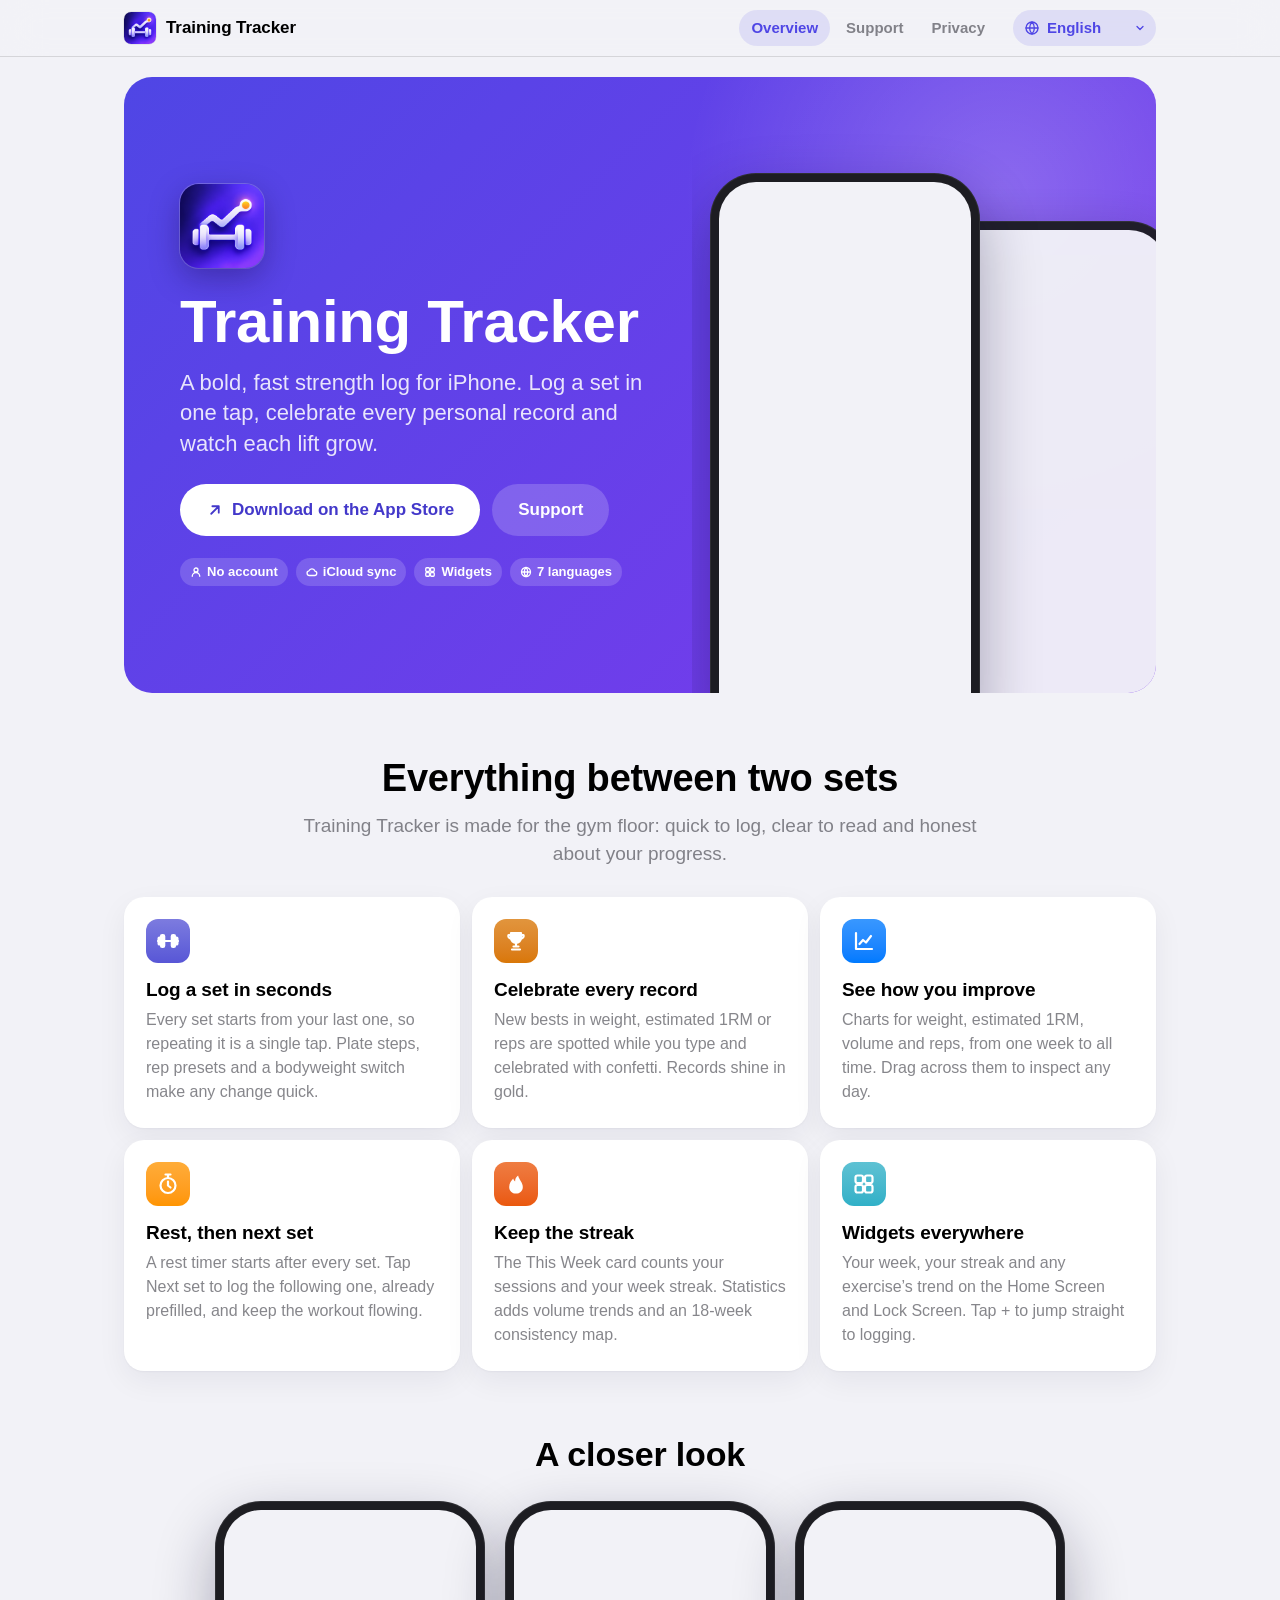
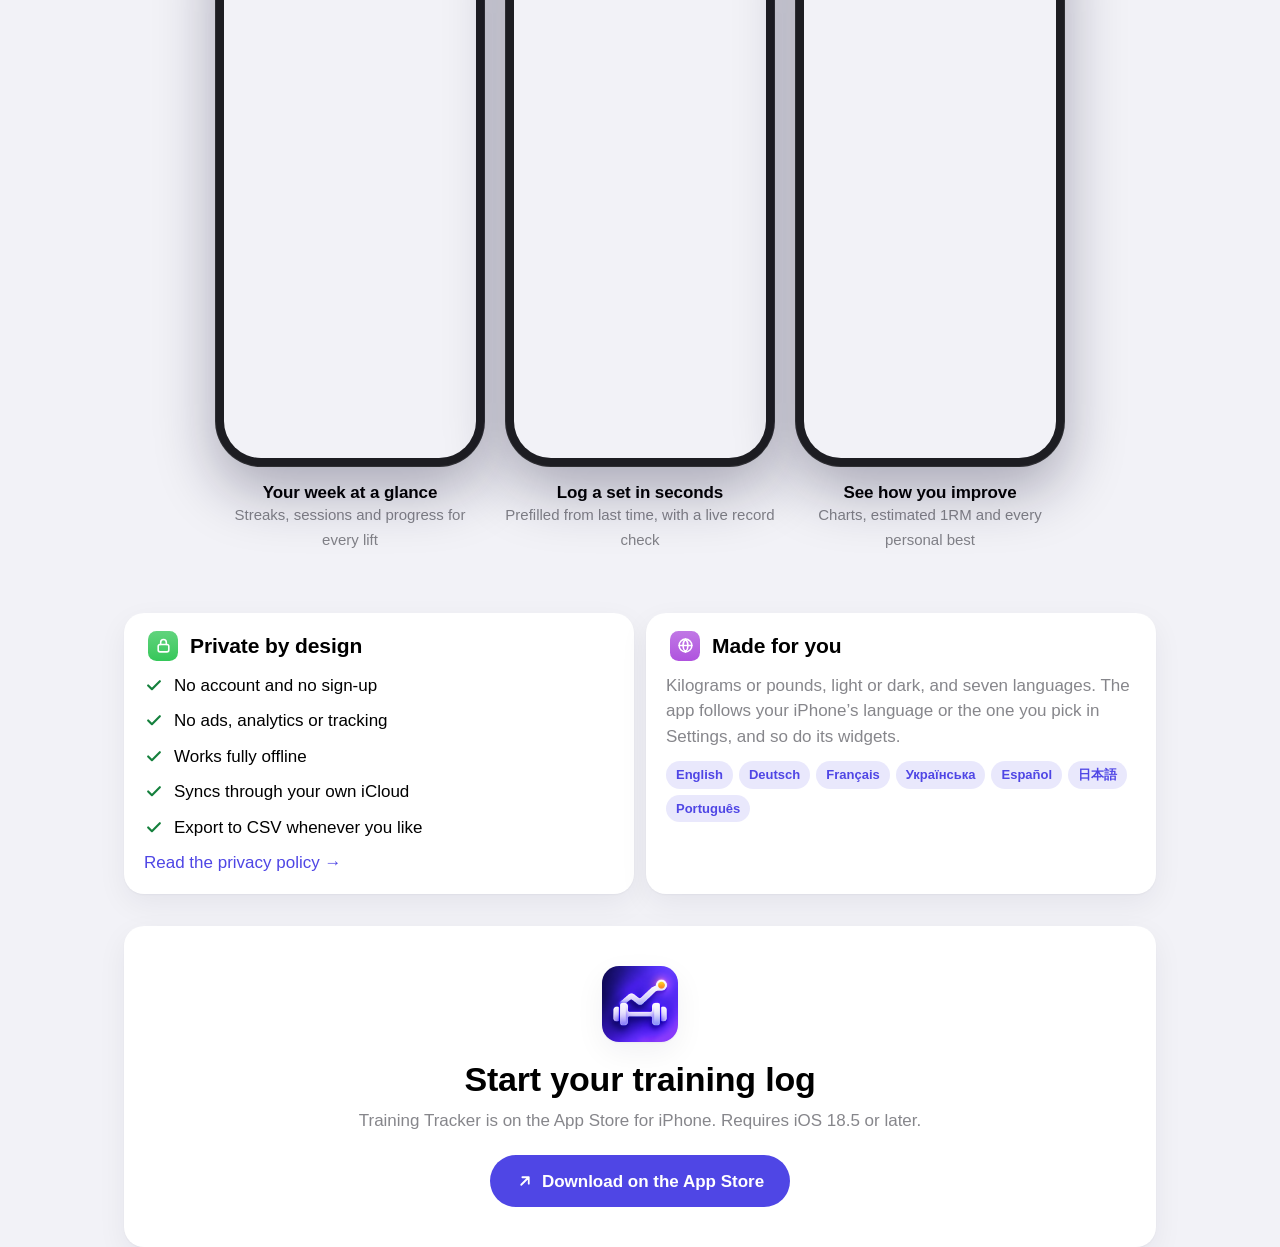
<file: index.html>
<!doctype html>
<html lang="en">
<head>
  <meta charset="utf-8">
  <meta name="viewport" content="width=device-width, initial-scale=1">
  <title>Training Tracker</title>
  <meta http-equiv="refresh" content="0; url=marketing.html">
  <link rel="canonical" href="marketing.html">
</head>
<body>
  <p><a href="marketing.html">Training Tracker</a></p>
</body>
</html>
</file>
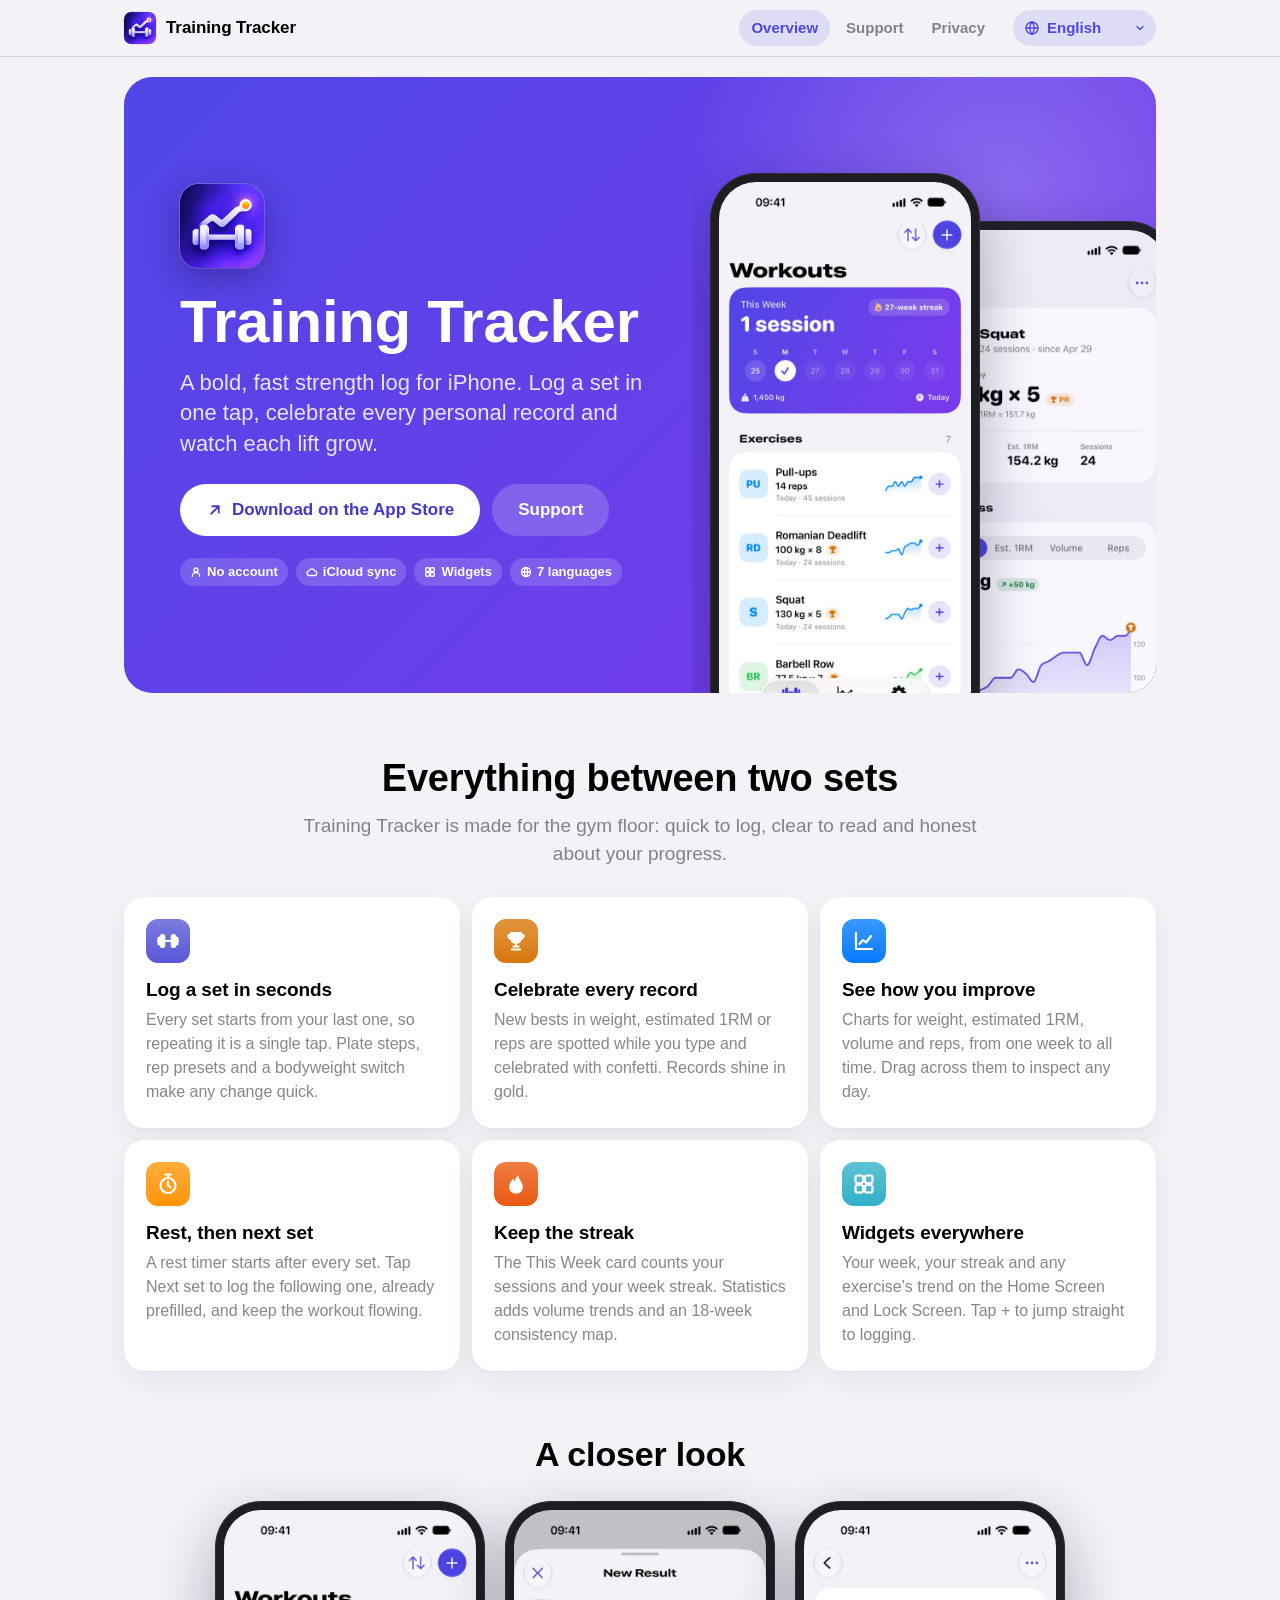
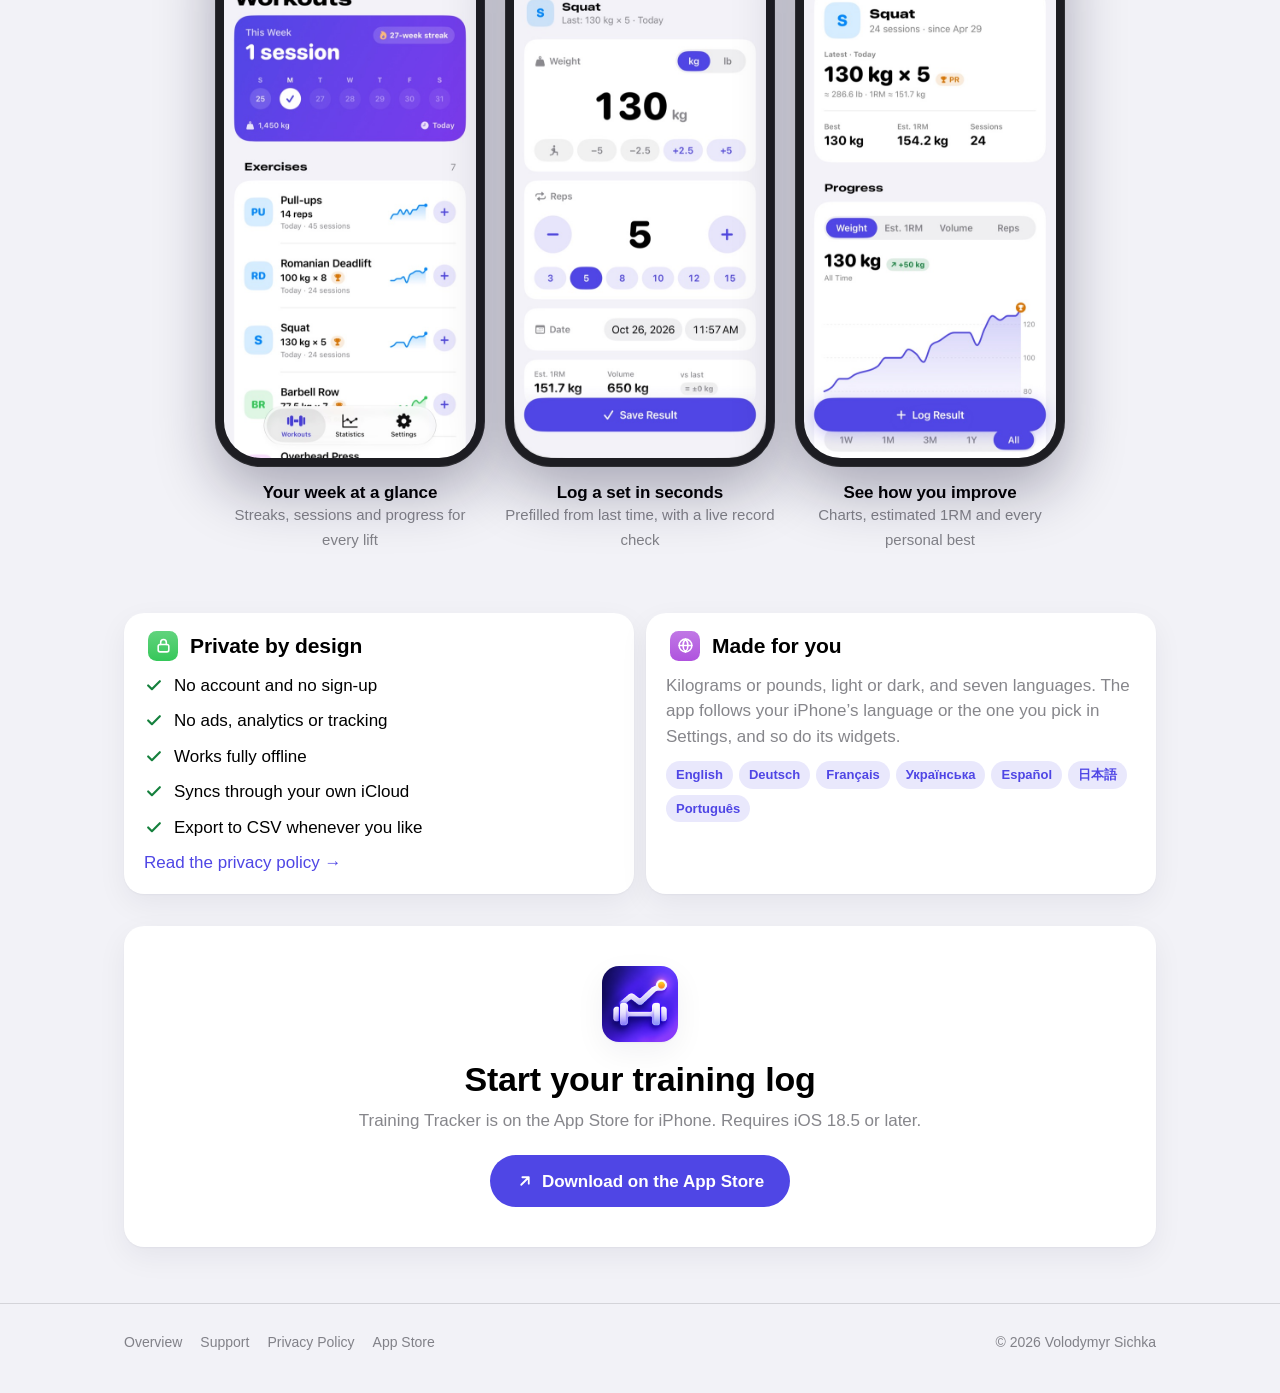
<file: marketing.html>
<!doctype html>
<html lang="en">
<head>
  <meta charset="utf-8">
  <meta name="viewport" content="width=device-width, initial-scale=1, viewport-fit=cover">
  <meta name="color-scheme" content="light dark">
  <meta name="theme-color" media="(prefers-color-scheme: light)" content="#F2F2F7">
  <meta name="theme-color" media="(prefers-color-scheme: dark)" content="#000000">
  <title>Training Tracker – Gym Log for iPhone</title>
  <meta name="description" content="A bold, fast strength log for iPhone. Log a set in one tap, celebrate every personal record and watch each lift grow.">
  <meta name="apple-itunes-app" content="app-id=6752959007">
  <meta property="og:title" content="Training Tracker">
  <meta property="og:description" content="A bold, fast strength log for iPhone. Log a set in one tap, celebrate every personal record and watch each lift grow.">
  <meta property="og:image" content="https://vybgss.github.io/training-tracker-docs/assets/app-icon.png">
  <link rel="icon" type="image/png" href="assets/favicon.png">
  <link rel="apple-touch-icon" href="assets/apple-touch-icon.png">
  <link rel="stylesheet" href="assets/style.css">
  <script src="assets/site.js"></script>
</head>
<body>
  <div class="l10n" data-title hidden>
    <span lang="en">Training Tracker – Gym Log for iPhone</span>
    <span lang="de">Training Tracker – Trainingstagebuch fürs iPhone</span>
    <span lang="fr">Training Tracker – Journal de musculation pour iPhone</span>
    <span lang="uk">Training Tracker — щоденник тренувань для iPhone</span>
    <span lang="es">Training Tracker – Diario de gimnasio para iPhone</span>
    <span lang="ja">Training Tracker – iPhone用ジム記録アプリ</span>
    <span lang="pt">Training Tracker – Diário de academia para iPhone</span>
  </div>

  <header class="topbar">
    <div class="wrap">
      <a class="brand display" href="marketing.html">
        <picture>
          <source srcset="assets/app-icon-dark.png" media="(prefers-color-scheme: dark)">
          <img src="assets/app-icon.png" alt="" width="32" height="32">
        </picture>
        <span>Training Tracker</span>
      </a>
      <nav class="nav">
        <a href="marketing.html" class="l10n" aria-current="page"><span lang="en">Overview</span><span lang="de">Überblick</span><span lang="fr">Aperçu</span><span lang="uk">Огляд</span><span lang="es">Resumen</span><span lang="ja">概要</span><span lang="pt">Visão geral</span></a>
        <a href="support.html" class="l10n"><span lang="en">Support</span><span lang="de">Support</span><span lang="fr">Assistance</span><span lang="uk">Підтримка</span><span lang="es">Soporte</span><span lang="ja">サポート</span><span lang="pt">Suporte</span></a>
        <a href="privacy-policy.html" class="l10n"><span lang="en">Privacy</span><span lang="de">Datenschutz</span><span lang="fr">Confidentialité</span><span lang="uk">Конфіденційність</span><span lang="es">Privacidad</span><span lang="ja">プライバシー</span><span lang="pt">Privacidade</span></a>
      </nav>
      <label class="lang-picker">
        <svg class="icon" aria-hidden="true"><use href="assets/icons.svg#globe"/></svg>
        <select id="language" aria-label="Language">
          <option value="en">English</option>
          <option value="de">Deutsch</option>
          <option value="fr">Français</option>
          <option value="uk">Українська</option>
          <option value="es">Español</option>
          <option value="ja">日本語</option>
          <option value="pt">Português</option>
        </select>
        <svg class="icon chevron" aria-hidden="true"><use href="assets/icons.svg#chevron-down"/></svg>
      </label>
    </div>
  </header>

  <main class="wrap l10n">
    <article lang="en">
      <section class="hero">
        <div class="hero-inner">
          <div class="hero-copy">
            <picture>
              <source srcset="assets/app-icon-dark.png" media="(prefers-color-scheme: dark)">
              <img class="hero-icon" src="assets/app-icon.png" alt="" width="84" height="84">
            </picture>
            <h1 class="display">Training Tracker</h1>
            <p class="tagline">A bold, fast strength log for iPhone. Log a set in one tap, celebrate every personal record and watch each lift grow.</p>
            <div class="hero-actions">
              <a class="btn light" href="https://apps.apple.com/app/id6752959007"><svg class="icon" aria-hidden="true"><use href="assets/icons.svg#arrow-up-right"/></svg>Download on the App Store</a>
              <a class="btn glass" href="support.html">Support</a>
            </div>
            <div class="hero-chips">
            <span class="badge"><svg class="icon" aria-hidden="true"><use href="assets/icons.svg#person"/></svg>No account</span>
            <span class="badge"><svg class="icon" aria-hidden="true"><use href="assets/icons.svg#cloud"/></svg>iCloud sync</span>
            <span class="badge"><svg class="icon" aria-hidden="true"><use href="assets/icons.svg#widgets"/></svg>Widgets</span>
            <span class="badge"><svg class="icon" aria-hidden="true"><use href="assets/icons.svg#globe"/></svg>7 languages</span>
            </div>
          </div>
          <div class="hero-shots">
            <div class="phone front"><picture><source srcset="assets/screens/en/home-dark.jpg" media="(prefers-color-scheme: dark)"><img src="assets/screens/en/home-light.jpg" alt="The Workouts screen with this week’s sessions, a 27-week streak and recent exercises" width="590" height="1282" loading="lazy" decoding="async"></picture></div>
            <div class="phone back" aria-hidden="true"><picture><source srcset="assets/screens/en/detail-dark.jpg" media="(prefers-color-scheme: dark)"><img src="assets/screens/en/detail-light.jpg" alt="" width="590" height="1282" loading="lazy" decoding="async"></picture></div>
          </div>
        </div>
      </section>

      <section>
        <div class="intro">
          <h2 class="display">Everything between two sets</h2>
          <p>Training Tracker is made for the gym floor: quick to log, clear to read and honest about your progress.</p>
        </div>
        <div class="features">
          <div class="feature">
            <span class="tile lg c-indigo"><svg class="icon"><use href="assets/icons.svg#barbell"/></svg></span>
            <h3 class="display">Log a set in seconds</h3>
            <p>Every set starts from your last one, so repeating it is a single tap. Plate steps, rep presets and a bodyweight switch make any change quick.</p>
          </div>
          <div class="feature">
            <span class="tile lg c-gold"><svg class="icon"><use href="assets/icons.svg#trophy"/></svg></span>
            <h3 class="display">Celebrate every record</h3>
            <p>New bests in weight, estimated 1RM or reps are spotted while you type and celebrated with confetti. Records shine in gold.</p>
          </div>
          <div class="feature">
            <span class="tile lg c-blue"><svg class="icon"><use href="assets/icons.svg#chart"/></svg></span>
            <h3 class="display">See how you improve</h3>
            <p>Charts for weight, estimated 1RM, volume and reps, from one week to all time. Drag across them to inspect any day.</p>
          </div>
          <div class="feature">
            <span class="tile lg c-orange"><svg class="icon"><use href="assets/icons.svg#timer"/></svg></span>
            <h3 class="display">Rest, then next set</h3>
            <p>A rest timer starts after every set. Tap Next set to log the following one, already prefilled, and keep the workout flowing.</p>
          </div>
          <div class="feature">
            <span class="tile lg c-flame"><svg class="icon"><use href="assets/icons.svg#flame"/></svg></span>
            <h3 class="display">Keep the streak</h3>
            <p>The This Week card counts your sessions and your week streak. Statistics adds volume trends and an 18-week consistency map.</p>
          </div>
          <div class="feature">
            <span class="tile lg c-teal"><svg class="icon"><use href="assets/icons.svg#widgets"/></svg></span>
            <h3 class="display">Widgets everywhere</h3>
            <p>Your week, your streak and any exercise’s trend on the Home Screen and Lock Screen. Tap + to jump straight to logging.</p>
          </div>
        </div>
      </section>

      <section class="section">
        <h2 class="section-title display intro-title">A closer look</h2>
        <div class="gallery">
          <figure class="shot">
            <div class="phone"><picture><source srcset="assets/screens/en/home-dark.jpg" media="(prefers-color-scheme: dark)"><img src="assets/screens/en/home-light.jpg" alt="The Workouts screen with this week’s sessions, a 27-week streak and recent exercises" width="590" height="1282" loading="lazy" decoding="async"></picture></div>
            <figcaption><strong class="display">Your week at a glance</strong><span>Streaks, sessions and progress for every lift</span></figcaption>
          </figure>
          <figure class="shot">
            <div class="phone"><picture><source srcset="assets/screens/en/log-dark.jpg" media="(prefers-color-scheme: dark)"><img src="assets/screens/en/log-light.jpg" alt="The log sheet prefilled with the last set, 130 kg for 5 reps" width="590" height="1282" loading="lazy" decoding="async"></picture></div>
            <figcaption><strong class="display">Log a set in seconds</strong><span>Prefilled from last time, with a live record check</span></figcaption>
          </figure>
          <figure class="shot">
            <div class="phone"><picture><source srcset="assets/screens/en/detail-dark.jpg" media="(prefers-color-scheme: dark)"><img src="assets/screens/en/detail-light.jpg" alt="A squat at 130 kg × 5 marked as a personal record, with its progress chart" width="590" height="1282" loading="lazy" decoding="async"></picture></div>
            <figcaption><strong class="display">See how you improve</strong><span>Charts, estimated 1RM and every personal best</span></figcaption>
          </figure>
        </div>
      </section>

      <section class="section split">
        <div class="card">
          <h2 class="section-title display"><span class="tile c-green"><svg class="icon" aria-hidden="true"><use href="assets/icons.svg#lock"/></svg></span>Private by design</h2>
          <ul class="checks">
              <li><svg class="icon" aria-hidden="true"><use href="assets/icons.svg#check"/></svg><span>No account and no sign-up</span></li>
              <li><svg class="icon" aria-hidden="true"><use href="assets/icons.svg#check"/></svg><span>No ads, analytics or tracking</span></li>
              <li><svg class="icon" aria-hidden="true"><use href="assets/icons.svg#check"/></svg><span>Works fully offline</span></li>
              <li><svg class="icon" aria-hidden="true"><use href="assets/icons.svg#check"/></svg><span>Syncs through your own iCloud</span></li>
              <li><svg class="icon" aria-hidden="true"><use href="assets/icons.svg#check"/></svg><span>Export to CSV whenever you like</span></li>
          </ul>
          <p><a href="privacy-policy.html">Read the privacy policy →</a></p>
        </div>
        <div class="card">
          <h2 class="section-title display"><span class="tile c-purple"><svg class="icon" aria-hidden="true"><use href="assets/icons.svg#globe"/></svg></span>Made for you</h2>
          <p class="secondary">Kilograms or pounds, light or dark, and seven languages. The app follows your iPhone’s language or the one you pick in Settings, and so do its widgets.</p>
          <div class="langs">
              <span class="badge">English</span>
              <span class="badge">Deutsch</span>
              <span class="badge">Français</span>
              <span class="badge">Українська</span>
              <span class="badge">Español</span>
              <span class="badge">日本語</span>
              <span class="badge">Português</span>
          </div>
        </div>
      </section>

      <section class="section">
        <div class="card cta">
          <picture>
            <source srcset="assets/app-icon-dark.png" media="(prefers-color-scheme: dark)">
            <img src="assets/app-icon.png" alt="" width="76" height="76" loading="lazy">
          </picture>
          <h2 class="display">Start your training log</h2>
          <p>Training Tracker is on the App Store for iPhone. Requires iOS 18.5 or later.</p>
          <a class="btn" href="https://apps.apple.com/app/id6752959007"><svg class="icon" aria-hidden="true"><use href="assets/icons.svg#arrow-up-right"/></svg>Download on the App Store</a>
        </div>
      </section>
    </article>

    <article lang="de">
      <section class="hero">
        <div class="hero-inner">
          <div class="hero-copy">
            <picture>
              <source srcset="assets/app-icon-dark.png" media="(prefers-color-scheme: dark)">
              <img class="hero-icon" src="assets/app-icon.png" alt="" width="84" height="84">
            </picture>
            <h1 class="display">Training Tracker</h1>
            <p class="tagline">Ein kraftvolles, schnelles Trainingstagebuch fürs iPhone. Trag einen Satz mit einem Tipp ein, feiere jeden persönlichen Rekord und sieh jede Übung wachsen.</p>
            <div class="hero-actions">
              <a class="btn light" href="https://apps.apple.com/app/id6752959007"><svg class="icon" aria-hidden="true"><use href="assets/icons.svg#arrow-up-right"/></svg>Im App Store laden</a>
              <a class="btn glass" href="support.html">Support</a>
            </div>
            <div class="hero-chips">
            <span class="badge"><svg class="icon" aria-hidden="true"><use href="assets/icons.svg#person"/></svg>Kein Konto</span>
            <span class="badge"><svg class="icon" aria-hidden="true"><use href="assets/icons.svg#cloud"/></svg>iCloud-Sync</span>
            <span class="badge"><svg class="icon" aria-hidden="true"><use href="assets/icons.svg#widgets"/></svg>Widgets</span>
            <span class="badge"><svg class="icon" aria-hidden="true"><use href="assets/icons.svg#globe"/></svg>7 Sprachen</span>
            </div>
          </div>
          <div class="hero-shots">
            <div class="phone front"><picture><source srcset="assets/screens/de/home-dark.jpg" media="(prefers-color-scheme: dark)"><img src="assets/screens/de/home-light.jpg" alt="Der Übungen-Bildschirm mit den Einheiten dieser Woche, 27 Wochen in Folge und den letzten Übungen" width="590" height="1282" loading="lazy" decoding="async"></picture></div>
            <div class="phone back" aria-hidden="true"><picture><source srcset="assets/screens/de/detail-dark.jpg" media="(prefers-color-scheme: dark)"><img src="assets/screens/de/detail-light.jpg" alt="" width="590" height="1282" loading="lazy" decoding="async"></picture></div>
          </div>
        </div>
      </section>

      <section>
        <div class="intro">
          <h2 class="display">Alles zwischen zwei Sätzen</h2>
          <p>Training Tracker ist für die Trainingsfläche gemacht: schnell eingetragen, klar zu lesen und ehrlich mit deinem Fortschritt.</p>
        </div>
        <div class="features">
          <div class="feature">
            <span class="tile lg c-indigo"><svg class="icon"><use href="assets/icons.svg#barbell"/></svg></span>
            <h3 class="display">Ein Satz in Sekunden</h3>
            <p>Jeder Satz startet mit deinem letzten, ein gleicher Satz ist also nur ein Tipp. Scheibenschritte, Wiederholungsvorgaben und ein Körpergewicht-Schalter machen jede Änderung schnell.</p>
          </div>
          <div class="feature">
            <span class="tile lg c-gold"><svg class="icon"><use href="assets/icons.svg#trophy"/></svg></span>
            <h3 class="display">Jeden Rekord feiern</h3>
            <p>Neue Bestwerte bei Gewicht, geschätztem 1RM oder Wiederholungen erkennt die App schon beim Eintippen und feiert sie mit Konfetti. Rekorde leuchten in Gold.</p>
          </div>
          <div class="feature">
            <span class="tile lg c-blue"><svg class="icon"><use href="assets/icons.svg#chart"/></svg></span>
            <h3 class="display">Sieh, wie du besser wirst</h3>
            <p>Diagramme für Gewicht, geschätztes 1RM, Volumen und Wiederholungen – von einer Woche bis zur gesamten Zeit. Streich darüber, um jeden Tag anzusehen.</p>
          </div>
          <div class="feature">
            <span class="tile lg c-orange"><svg class="icon"><use href="assets/icons.svg#timer"/></svg></span>
            <h3 class="display">Pause, dann nächster Satz</h3>
            <p>Nach jedem Satz startet ein Pausentimer. Tippe auf „Nächster Satz“, um den folgenden schon vorausgefüllt einzutragen, und bleib im Fluss.</p>
          </div>
          <div class="feature">
            <span class="tile lg c-flame"><svg class="icon"><use href="assets/icons.svg#flame"/></svg></span>
            <h3 class="display">Bleib in Serie</h3>
            <p>Die Karte „Diese Woche“ zählt deine Einheiten und deine Wochen in Folge. Die Statistik zeigt Volumentrends und eine Regelmäßigkeitskarte über 18 Wochen.</p>
          </div>
          <div class="feature">
            <span class="tile lg c-teal"><svg class="icon"><use href="assets/icons.svg#widgets"/></svg></span>
            <h3 class="display">Widgets überall</h3>
            <p>Deine Woche, deine Serie und der Verlauf jeder Übung auf dem Home- und Sperrbildschirm. Tippe auf +, um direkt einzutragen.</p>
          </div>
        </div>
      </section>

      <section class="section">
        <h2 class="section-title display intro-title">Ein genauerer Blick</h2>
        <div class="gallery">
          <figure class="shot">
            <div class="phone"><picture><source srcset="assets/screens/de/home-dark.jpg" media="(prefers-color-scheme: dark)"><img src="assets/screens/de/home-light.jpg" alt="Der Übungen-Bildschirm mit den Einheiten dieser Woche, 27 Wochen in Folge und den letzten Übungen" width="590" height="1282" loading="lazy" decoding="async"></picture></div>
            <figcaption><strong class="display">Deine Woche auf einen Blick</strong><span>Serien, Einheiten und Fortschritt für jede Übung</span></figcaption>
          </figure>
          <figure class="shot">
            <div class="phone"><picture><source srcset="assets/screens/de/log-dark.jpg" media="(prefers-color-scheme: dark)"><img src="assets/screens/de/log-light.jpg" alt="Das Eintragen, vorausgefüllt mit dem letzten Satz: 130 kg, 5 Wiederholungen" width="590" height="1282" loading="lazy" decoding="async"></picture></div>
            <figcaption><strong class="display">Ein Satz in Sekunden</strong><span>Vorausgefüllt vom letzten Mal, mit Live-Rekordcheck</span></figcaption>
          </figure>
          <figure class="shot">
            <div class="phone"><picture><source srcset="assets/screens/de/detail-dark.jpg" media="(prefers-color-scheme: dark)"><img src="assets/screens/de/detail-light.jpg" alt="Kniebeuge mit 130 kg × 5 als persönlicher Rekord, mit Fortschrittsdiagramm" width="590" height="1282" loading="lazy" decoding="async"></picture></div>
            <figcaption><strong class="display">Sieh, wie du besser wirst</strong><span>Diagramme, geschätztes 1RM und jeder Bestwert</span></figcaption>
          </figure>
        </div>
      </section>

      <section class="section split">
        <div class="card">
          <h2 class="section-title display"><span class="tile c-green"><svg class="icon" aria-hidden="true"><use href="assets/icons.svg#lock"/></svg></span>Privat von Grund auf</h2>
          <ul class="checks">
              <li><svg class="icon" aria-hidden="true"><use href="assets/icons.svg#check"/></svg><span>Kein Konto, keine Registrierung</span></li>
              <li><svg class="icon" aria-hidden="true"><use href="assets/icons.svg#check"/></svg><span>Keine Werbung, Analyse oder Tracking</span></li>
              <li><svg class="icon" aria-hidden="true"><use href="assets/icons.svg#check"/></svg><span>Funktioniert vollständig offline</span></li>
              <li><svg class="icon" aria-hidden="true"><use href="assets/icons.svg#check"/></svg><span>Synchronisiert über deine eigene iCloud</span></li>
              <li><svg class="icon" aria-hidden="true"><use href="assets/icons.svg#check"/></svg><span>Jederzeit als CSV exportieren</span></li>
          </ul>
          <p><a href="privacy-policy.html">Datenschutzerklärung lesen →</a></p>
        </div>
        <div class="card">
          <h2 class="section-title display"><span class="tile c-purple"><svg class="icon" aria-hidden="true"><use href="assets/icons.svg#globe"/></svg></span>Für dich gemacht</h2>
          <p class="secondary">Kilogramm oder Pfund, hell oder dunkel und sieben Sprachen. Die App folgt der Sprache deines iPhone oder der, die du in den Einstellungen wählst – ihre Widgets ebenso.</p>
          <div class="langs">
              <span class="badge">English</span>
              <span class="badge">Deutsch</span>
              <span class="badge">Français</span>
              <span class="badge">Українська</span>
              <span class="badge">Español</span>
              <span class="badge">日本語</span>
              <span class="badge">Português</span>
          </div>
        </div>
      </section>

      <section class="section">
        <div class="card cta">
          <picture>
            <source srcset="assets/app-icon-dark.png" media="(prefers-color-scheme: dark)">
            <img src="assets/app-icon.png" alt="" width="76" height="76" loading="lazy">
          </picture>
          <h2 class="display">Starte dein Trainingstagebuch</h2>
          <p>Training Tracker gibt es im App Store für das iPhone. Erfordert iOS 18.5 oder neuer.</p>
          <a class="btn" href="https://apps.apple.com/app/id6752959007"><svg class="icon" aria-hidden="true"><use href="assets/icons.svg#arrow-up-right"/></svg>Im App Store laden</a>
        </div>
      </section>
    </article>

    <article lang="fr">
      <section class="hero">
        <div class="hero-inner">
          <div class="hero-copy">
            <picture>
              <source srcset="assets/app-icon-dark.png" media="(prefers-color-scheme: dark)">
              <img class="hero-icon" src="assets/app-icon.png" alt="" width="84" height="84">
            </picture>
            <h1 class="display">Training Tracker</h1>
            <p class="tagline">Un journal de musculation rapide et percutant pour iPhone. Notez une série d’un seul geste, fêtez chaque record personnel et voyez chaque exercice progresser.</p>
            <div class="hero-actions">
              <a class="btn light" href="https://apps.apple.com/app/id6752959007"><svg class="icon" aria-hidden="true"><use href="assets/icons.svg#arrow-up-right"/></svg>Télécharger dans l’App Store</a>
              <a class="btn glass" href="support.html">Assistance</a>
            </div>
            <div class="hero-chips">
            <span class="badge"><svg class="icon" aria-hidden="true"><use href="assets/icons.svg#person"/></svg>Sans compte</span>
            <span class="badge"><svg class="icon" aria-hidden="true"><use href="assets/icons.svg#cloud"/></svg>Synchro iCloud</span>
            <span class="badge"><svg class="icon" aria-hidden="true"><use href="assets/icons.svg#widgets"/></svg>Widgets</span>
            <span class="badge"><svg class="icon" aria-hidden="true"><use href="assets/icons.svg#globe"/></svg>7 langues</span>
            </div>
          </div>
          <div class="hero-shots">
            <div class="phone front"><picture><source srcset="assets/screens/fr/home-dark.jpg" media="(prefers-color-scheme: dark)"><img src="assets/screens/fr/home-light.jpg" alt="L’écran Exercices avec les séances de la semaine, 27 semaines d’affilée et les derniers exercices" width="590" height="1282" loading="lazy" decoding="async"></picture></div>
            <div class="phone back" aria-hidden="true"><picture><source srcset="assets/screens/fr/detail-dark.jpg" media="(prefers-color-scheme: dark)"><img src="assets/screens/fr/detail-light.jpg" alt="" width="590" height="1282" loading="lazy" decoding="async"></picture></div>
          </div>
        </div>
      </section>

      <section>
        <div class="intro">
          <h2 class="display">Tout ce qu’il faut entre deux séries</h2>
          <p>Training Tracker est pensé pour la salle&nbsp;: rapide à remplir, clair à lire et honnête sur vos progrès.</p>
        </div>
        <div class="features">
          <div class="feature">
            <span class="tile lg c-indigo"><svg class="icon"><use href="assets/icons.svg#barbell"/></svg></span>
            <h3 class="display">Une série en quelques secondes</h3>
            <p>Chaque série reprend la précédente&nbsp;: pour la répéter, un seul geste suffit. Pas de disques, répétitions prédéfinies et poids du corps rendent chaque changement rapide.</p>
          </div>
          <div class="feature">
            <span class="tile lg c-gold"><svg class="icon"><use href="assets/icons.svg#trophy"/></svg></span>
            <h3 class="display">Chaque record fêté</h3>
            <p>Les nouveaux records de charge, de 1RM estimé ou de répétitions sont repérés pendant la saisie et fêtés avec des confettis. Ils brillent en or.</p>
          </div>
          <div class="feature">
            <span class="tile lg c-blue"><svg class="icon"><use href="assets/icons.svg#chart"/></svg></span>
            <h3 class="display">Voyez vos progrès</h3>
            <p>Des graphiques de charge, de 1RM estimé, de volume et de répétitions, d’une semaine à tout l’historique. Faites glisser le doigt pour voir chaque jour.</p>
          </div>
          <div class="feature">
            <span class="tile lg c-orange"><svg class="icon"><use href="assets/icons.svg#timer"/></svg></span>
            <h3 class="display">Repos, puis série suivante</h3>
            <p>Un minuteur de repos démarre après chaque série. Touchez Série suivante pour noter la suivante, déjà préremplie, sans casser le rythme.</p>
          </div>
          <div class="feature">
            <span class="tile lg c-flame"><svg class="icon"><use href="assets/icons.svg#flame"/></svg></span>
            <h3 class="display">Gardez la série</h3>
            <p>La carte Cette semaine compte vos séances et vos semaines d’affilée. Les statistiques ajoutent l’évolution du volume et une carte de régularité sur 18&nbsp;semaines.</p>
          </div>
          <div class="feature">
            <span class="tile lg c-teal"><svg class="icon"><use href="assets/icons.svg#widgets"/></svg></span>
            <h3 class="display">Des widgets partout</h3>
            <p>Votre semaine, votre série et la tendance de chaque exercice sur l’écran d’accueil et l’écran verrouillé. Touchez + pour noter directement.</p>
          </div>
        </div>
      </section>

      <section class="section">
        <h2 class="section-title display intro-title">De plus près</h2>
        <div class="gallery">
          <figure class="shot">
            <div class="phone"><picture><source srcset="assets/screens/fr/home-dark.jpg" media="(prefers-color-scheme: dark)"><img src="assets/screens/fr/home-light.jpg" alt="L’écran Exercices avec les séances de la semaine, 27 semaines d’affilée et les derniers exercices" width="590" height="1282" loading="lazy" decoding="async"></picture></div>
            <figcaption><strong class="display">Votre semaine en un coup d’œil</strong><span>Séries, séances et progrès pour chaque exercice</span></figcaption>
          </figure>
          <figure class="shot">
            <div class="phone"><picture><source srcset="assets/screens/fr/log-dark.jpg" media="(prefers-color-scheme: dark)"><img src="assets/screens/fr/log-light.jpg" alt="La saisie préremplie avec la dernière série : 130 kg pour 5 répétitions" width="590" height="1282" loading="lazy" decoding="async"></picture></div>
            <figcaption><strong class="display">Une série en quelques secondes</strong><span>Préremplie depuis la dernière fois, avec détection des records</span></figcaption>
          </figure>
          <figure class="shot">
            <div class="phone"><picture><source srcset="assets/screens/fr/detail-dark.jpg" media="(prefers-color-scheme: dark)"><img src="assets/screens/fr/detail-light.jpg" alt="Un squat à 130 kg × 5 marqué comme record personnel, avec son graphique de progression" width="590" height="1282" loading="lazy" decoding="async"></picture></div>
            <figcaption><strong class="display">Voyez vos progrès</strong><span>Graphiques, 1RM estimé et tous vos records</span></figcaption>
          </figure>
        </div>
      </section>

      <section class="section split">
        <div class="card">
          <h2 class="section-title display"><span class="tile c-green"><svg class="icon" aria-hidden="true"><use href="assets/icons.svg#lock"/></svg></span>Confidentiel par conception</h2>
          <ul class="checks">
              <li><svg class="icon" aria-hidden="true"><use href="assets/icons.svg#check"/></svg><span>Sans compte ni inscription</span></li>
              <li><svg class="icon" aria-hidden="true"><use href="assets/icons.svg#check"/></svg><span>Ni publicité, ni analyse, ni suivi</span></li>
              <li><svg class="icon" aria-hidden="true"><use href="assets/icons.svg#check"/></svg><span>Fonctionne entièrement hors ligne</span></li>
              <li><svg class="icon" aria-hidden="true"><use href="assets/icons.svg#check"/></svg><span>Synchronisé via votre propre iCloud</span></li>
              <li><svg class="icon" aria-hidden="true"><use href="assets/icons.svg#check"/></svg><span>Export CSV quand vous le souhaitez</span></li>
          </ul>
          <p><a href="privacy-policy.html">Lire la politique de confidentialité →</a></p>
        </div>
        <div class="card">
          <h2 class="section-title display"><span class="tile c-purple"><svg class="icon" aria-hidden="true"><use href="assets/icons.svg#globe"/></svg></span>Fait pour vous</h2>
          <p class="secondary">Kilos ou livres, clair ou sombre, et sept langues. L’app suit la langue de votre iPhone ou celle choisie dans les réglages, tout comme ses widgets.</p>
          <div class="langs">
              <span class="badge">English</span>
              <span class="badge">Deutsch</span>
              <span class="badge">Français</span>
              <span class="badge">Українська</span>
              <span class="badge">Español</span>
              <span class="badge">日本語</span>
              <span class="badge">Português</span>
          </div>
        </div>
      </section>

      <section class="section">
        <div class="card cta">
          <picture>
            <source srcset="assets/app-icon-dark.png" media="(prefers-color-scheme: dark)">
            <img src="assets/app-icon.png" alt="" width="76" height="76" loading="lazy">
          </picture>
          <h2 class="display">Commencez votre journal</h2>
          <p>Training Tracker est disponible sur l’App Store pour iPhone. Nécessite iOS&nbsp;18.5 ou version ultérieure.</p>
          <a class="btn" href="https://apps.apple.com/app/id6752959007"><svg class="icon" aria-hidden="true"><use href="assets/icons.svg#arrow-up-right"/></svg>Télécharger dans l’App Store</a>
        </div>
      </section>
    </article>

    <article lang="uk">
      <section class="hero">
        <div class="hero-inner">
          <div class="hero-copy">
            <picture>
              <source srcset="assets/app-icon-dark.png" media="(prefers-color-scheme: dark)">
              <img class="hero-icon" src="assets/app-icon.png" alt="" width="84" height="84">
            </picture>
            <h1 class="display">Training Tracker</h1>
            <p class="tagline">Яскравий і швидкий щоденник силових тренувань для iPhone. Записуйте підхід одним дотиком, святкуйте кожен особистий рекорд і дивіться, як росте кожна вправа.</p>
            <div class="hero-actions">
              <a class="btn light" href="https://apps.apple.com/app/id6752959007"><svg class="icon" aria-hidden="true"><use href="assets/icons.svg#arrow-up-right"/></svg>Завантажити в App Store</a>
              <a class="btn glass" href="support.html">Підтримка</a>
            </div>
            <div class="hero-chips">
            <span class="badge"><svg class="icon" aria-hidden="true"><use href="assets/icons.svg#person"/></svg>Без облікового запису</span>
            <span class="badge"><svg class="icon" aria-hidden="true"><use href="assets/icons.svg#cloud"/></svg>Синхронізація iCloud</span>
            <span class="badge"><svg class="icon" aria-hidden="true"><use href="assets/icons.svg#widgets"/></svg>Віджети</span>
            <span class="badge"><svg class="icon" aria-hidden="true"><use href="assets/icons.svg#globe"/></svg>7 мов</span>
            </div>
          </div>
          <div class="hero-shots">
            <div class="phone front"><picture><source srcset="assets/screens/uk/home-dark.jpg" media="(prefers-color-scheme: dark)"><img src="assets/screens/uk/home-light.jpg" alt="Екран «Вправи» з тренуваннями цього тижня, серією у 27 тижнів і останніми вправами" width="590" height="1282" loading="lazy" decoding="async"></picture></div>
            <div class="phone back" aria-hidden="true"><picture><source srcset="assets/screens/uk/detail-dark.jpg" media="(prefers-color-scheme: dark)"><img src="assets/screens/uk/detail-light.jpg" alt="" width="590" height="1282" loading="lazy" decoding="async"></picture></div>
          </div>
        </div>
      </section>

      <section>
        <div class="intro">
          <h2 class="display">Усе, що потрібно між підходами</h2>
          <p>Training Tracker створено для залу: швидко записувати, легко читати й чесно показувати ваш прогрес.</p>
        </div>
        <div class="features">
          <div class="feature">
            <span class="tile lg c-indigo"><svg class="icon"><use href="assets/icons.svg#barbell"/></svg></span>
            <h3 class="display">Підхід за секунди</h3>
            <p>Кожен підхід починається з попереднього, тож повторити його — один дотик. Кроки дисків, готові повтори й перемикач власної ваги роблять будь-яку зміну швидкою.</p>
          </div>
          <div class="feature">
            <span class="tile lg c-gold"><svg class="icon"><use href="assets/icons.svg#trophy"/></svg></span>
            <h3 class="display">Кожен рекорд — свято</h3>
            <p>Нові рекорди ваги, оцінки 1ПМ чи повторів помітно ще під час введення, і їх відзначає конфеті. Рекорди сяють золотом.</p>
          </div>
          <div class="feature">
            <span class="tile lg c-blue"><svg class="icon"><use href="assets/icons.svg#chart"/></svg></span>
            <h3 class="display">Бачте свій прогрес</h3>
            <p>Графіки ваги, оцінки 1ПМ, обʼєму й повторів — від тижня до всього часу. Проведіть пальцем, щоб подивитися будь-який день.</p>
          </div>
          <div class="feature">
            <span class="tile lg c-orange"><svg class="icon"><use href="assets/icons.svg#timer"/></svg></span>
            <h3 class="display">Відпочинок, потім наступний</h3>
            <p>Після кожного підходу стартує таймер відпочинку. Торкніться «Наступний», щоб записати наступний підхід уже заповненим, і тренуйтеся без пауз на телефон.</p>
          </div>
          <div class="feature">
            <span class="tile lg c-flame"><svg class="icon"><use href="assets/icons.svg#flame"/></svg></span>
            <h3 class="display">Тримайте серію</h3>
            <p>Картка «Цього тижня» рахує ваші тренування й тижні поспіль. Статистика додає динаміку обʼєму й карту регулярності за 18 тижнів.</p>
          </div>
          <div class="feature">
            <span class="tile lg c-teal"><svg class="icon"><use href="assets/icons.svg#widgets"/></svg></span>
            <h3 class="display">Віджети всюди</h3>
            <p>Ваш тиждень, серія та динаміка будь-якої вправи на початковому екрані й екрані блокування. Торкніться +, щоб одразу записати підхід.</p>
          </div>
        </div>
      </section>

      <section class="section">
        <h2 class="section-title display intro-title">Ближче</h2>
        <div class="gallery">
          <figure class="shot">
            <div class="phone"><picture><source srcset="assets/screens/uk/home-dark.jpg" media="(prefers-color-scheme: dark)"><img src="assets/screens/uk/home-light.jpg" alt="Екран «Вправи» з тренуваннями цього тижня, серією у 27 тижнів і останніми вправами" width="590" height="1282" loading="lazy" decoding="async"></picture></div>
            <figcaption><strong class="display">Ваш тиждень одним поглядом</strong><span>Серія, тренування та прогрес у кожній вправі</span></figcaption>
          </figure>
          <figure class="shot">
            <div class="phone"><picture><source srcset="assets/screens/uk/log-dark.jpg" media="(prefers-color-scheme: dark)"><img src="assets/screens/uk/log-light.jpg" alt="Запис результату, заповнений останнім підходом: 130 кг на 5 повторів" width="590" height="1282" loading="lazy" decoding="async"></picture></div>
            <figcaption><strong class="display">Підхід за секунди</strong><span>Заповнено з минулого разу, з перевіркою рекорду наживо</span></figcaption>
          </figure>
          <figure class="shot">
            <div class="phone"><picture><source srcset="assets/screens/uk/detail-dark.jpg" media="(prefers-color-scheme: dark)"><img src="assets/screens/uk/detail-light.jpg" alt="Присідання 130 кг × 5 — особистий рекорд, із графіком прогресу" width="590" height="1282" loading="lazy" decoding="async"></picture></div>
            <figcaption><strong class="display">Бачте свій прогрес</strong><span>Графіки, оцінка 1ПМ і всі особисті рекорди</span></figcaption>
          </figure>
        </div>
      </section>

      <section class="section split">
        <div class="card">
          <h2 class="section-title display"><span class="tile c-green"><svg class="icon" aria-hidden="true"><use href="assets/icons.svg#lock"/></svg></span>Приватність за замовчуванням</h2>
          <ul class="checks">
              <li><svg class="icon" aria-hidden="true"><use href="assets/icons.svg#check"/></svg><span>Без облікового запису й реєстрації</span></li>
              <li><svg class="icon" aria-hidden="true"><use href="assets/icons.svg#check"/></svg><span>Без реклами, аналітики й стеження</span></li>
              <li><svg class="icon" aria-hidden="true"><use href="assets/icons.svg#check"/></svg><span>Повністю працює офлайн</span></li>
              <li><svg class="icon" aria-hidden="true"><use href="assets/icons.svg#check"/></svg><span>Синхронізація через ваш власний iCloud</span></li>
              <li><svg class="icon" aria-hidden="true"><use href="assets/icons.svg#check"/></svg><span>Експорт у CSV будь-коли</span></li>
          </ul>
          <p><a href="privacy-policy.html">Політика конфіденційності →</a></p>
        </div>
        <div class="card">
          <h2 class="section-title display"><span class="tile c-purple"><svg class="icon" aria-hidden="true"><use href="assets/icons.svg#globe"/></svg></span>Створено для вас</h2>
          <p class="secondary">Кілограми чи фунти, світла чи темна тема і сім мов. Застосунок і його віджети говорять мовою вашого iPhone або тією, яку ви виберете в налаштуваннях.</p>
          <div class="langs">
              <span class="badge">English</span>
              <span class="badge">Deutsch</span>
              <span class="badge">Français</span>
              <span class="badge">Українська</span>
              <span class="badge">Español</span>
              <span class="badge">日本語</span>
              <span class="badge">Português</span>
          </div>
        </div>
      </section>

      <section class="section">
        <div class="card cta">
          <picture>
            <source srcset="assets/app-icon-dark.png" media="(prefers-color-scheme: dark)">
            <img src="assets/app-icon.png" alt="" width="76" height="76" loading="lazy">
          </picture>
          <h2 class="display">Почніть свій щоденник</h2>
          <p>Training Tracker доступний в App Store для iPhone. Потрібна iOS 18.5 або новіша.</p>
          <a class="btn" href="https://apps.apple.com/app/id6752959007"><svg class="icon" aria-hidden="true"><use href="assets/icons.svg#arrow-up-right"/></svg>Завантажити в App Store</a>
        </div>
      </section>
    </article>

    <article lang="es">
      <section class="hero">
        <div class="hero-inner">
          <div class="hero-copy">
            <picture>
              <source srcset="assets/app-icon-dark.png" media="(prefers-color-scheme: dark)">
              <img class="hero-icon" src="assets/app-icon.png" alt="" width="84" height="84">
            </picture>
            <h1 class="display">Training Tracker</h1>
            <p class="tagline">Un diario de fuerza rápido y con carácter para iPhone. Registra una serie con un toque, celebra cada récord personal y mira cómo crece cada ejercicio.</p>
            <div class="hero-actions">
              <a class="btn light" href="https://apps.apple.com/app/id6752959007"><svg class="icon" aria-hidden="true"><use href="assets/icons.svg#arrow-up-right"/></svg>Descargar en el App Store</a>
              <a class="btn glass" href="support.html">Soporte</a>
            </div>
            <div class="hero-chips">
            <span class="badge"><svg class="icon" aria-hidden="true"><use href="assets/icons.svg#person"/></svg>Sin cuenta</span>
            <span class="badge"><svg class="icon" aria-hidden="true"><use href="assets/icons.svg#cloud"/></svg>Sincronización con iCloud</span>
            <span class="badge"><svg class="icon" aria-hidden="true"><use href="assets/icons.svg#widgets"/></svg>Widgets</span>
            <span class="badge"><svg class="icon" aria-hidden="true"><use href="assets/icons.svg#globe"/></svg>7 idiomas</span>
            </div>
          </div>
          <div class="hero-shots">
            <div class="phone front"><picture><source srcset="assets/screens/es/home-dark.jpg" media="(prefers-color-scheme: dark)"><img src="assets/screens/es/home-light.jpg" alt="La pantalla Ejercicios con las sesiones de esta semana, una racha de 27 semanas y los últimos ejercicios" width="590" height="1282" loading="lazy" decoding="async"></picture></div>
            <div class="phone back" aria-hidden="true"><picture><source srcset="assets/screens/es/detail-dark.jpg" media="(prefers-color-scheme: dark)"><img src="assets/screens/es/detail-light.jpg" alt="" width="590" height="1282" loading="lazy" decoding="async"></picture></div>
          </div>
        </div>
      </section>

      <section>
        <div class="intro">
          <h2 class="display">Todo lo que pasa entre dos series</h2>
          <p>Training Tracker está pensada para el gimnasio: rápida de registrar, clara de leer y sincera con tu progreso.</p>
        </div>
        <div class="features">
          <div class="feature">
            <span class="tile lg c-indigo"><svg class="icon"><use href="assets/icons.svg#barbell"/></svg></span>
            <h3 class="display">Una serie en segundos</h3>
            <p>Cada serie parte de la anterior, así que repetirla es un solo toque. Pasos de disco, repeticiones rápidas y el modo de peso corporal agilizan cualquier cambio.</p>
          </div>
          <div class="feature">
            <span class="tile lg c-gold"><svg class="icon"><use href="assets/icons.svg#trophy"/></svg></span>
            <h3 class="display">Celebra cada récord</h3>
            <p>Los nuevos récords de peso, 1RM estimado o repeticiones se detectan mientras escribes y se celebran con confeti. Los récords brillan en dorado.</p>
          </div>
          <div class="feature">
            <span class="tile lg c-blue"><svg class="icon"><use href="assets/icons.svg#chart"/></svg></span>
            <h3 class="display">Mira cómo mejoras</h3>
            <p>Gráficos de peso, 1RM estimado, volumen y repeticiones, desde una semana hasta todo el historial. Desliza el dedo para ver cualquier día.</p>
          </div>
          <div class="feature">
            <span class="tile lg c-orange"><svg class="icon"><use href="assets/icons.svg#timer"/></svg></span>
            <h3 class="display">Descansa y a la siguiente</h3>
            <p>Tras cada serie arranca un temporizador de descanso. Toca Siguiente serie para registrar la próxima ya rellenada y mantener el ritmo.</p>
          </div>
          <div class="feature">
            <span class="tile lg c-flame"><svg class="icon"><use href="assets/icons.svg#flame"/></svg></span>
            <h3 class="display">Mantén la racha</h3>
            <p>La tarjeta Esta semana cuenta tus sesiones y tus semanas seguidas. Estadísticas añade la evolución del volumen y un mapa de constancia de 18 semanas.</p>
          </div>
          <div class="feature">
            <span class="tile lg c-teal"><svg class="icon"><use href="assets/icons.svg#widgets"/></svg></span>
            <h3 class="display">Widgets en todas partes</h3>
            <p>Tu semana, tu racha y la tendencia de cualquier ejercicio en la pantalla de inicio y la pantalla bloqueada. Toca + para registrar al instante.</p>
          </div>
        </div>
      </section>

      <section class="section">
        <h2 class="section-title display intro-title">Más de cerca</h2>
        <div class="gallery">
          <figure class="shot">
            <div class="phone"><picture><source srcset="assets/screens/es/home-dark.jpg" media="(prefers-color-scheme: dark)"><img src="assets/screens/es/home-light.jpg" alt="La pantalla Ejercicios con las sesiones de esta semana, una racha de 27 semanas y los últimos ejercicios" width="590" height="1282" loading="lazy" decoding="async"></picture></div>
            <figcaption><strong class="display">Tu semana de un vistazo</strong><span>Rachas, sesiones y progreso en cada ejercicio</span></figcaption>
          </figure>
          <figure class="shot">
            <div class="phone"><picture><source srcset="assets/screens/es/log-dark.jpg" media="(prefers-color-scheme: dark)"><img src="assets/screens/es/log-light.jpg" alt="El registro rellenado con la última serie: 130 kg y 5 repeticiones" width="590" height="1282" loading="lazy" decoding="async"></picture></div>
            <figcaption><strong class="display">Una serie en segundos</strong><span>Rellenada con la última vez y con detección de récords</span></figcaption>
          </figure>
          <figure class="shot">
            <div class="phone"><picture><source srcset="assets/screens/es/detail-dark.jpg" media="(prefers-color-scheme: dark)"><img src="assets/screens/es/detail-light.jpg" alt="Una sentadilla de 130 kg × 5 marcada como récord personal, con su gráfico de progreso" width="590" height="1282" loading="lazy" decoding="async"></picture></div>
            <figcaption><strong class="display">Mira cómo mejoras</strong><span>Gráficos, 1RM estimado y todos tus récords</span></figcaption>
          </figure>
        </div>
      </section>

      <section class="section split">
        <div class="card">
          <h2 class="section-title display"><span class="tile c-green"><svg class="icon" aria-hidden="true"><use href="assets/icons.svg#lock"/></svg></span>Privada por diseño</h2>
          <ul class="checks">
              <li><svg class="icon" aria-hidden="true"><use href="assets/icons.svg#check"/></svg><span>Sin cuenta ni registro</span></li>
              <li><svg class="icon" aria-hidden="true"><use href="assets/icons.svg#check"/></svg><span>Sin anuncios, analíticas ni rastreo</span></li>
              <li><svg class="icon" aria-hidden="true"><use href="assets/icons.svg#check"/></svg><span>Funciona totalmente sin conexión</span></li>
              <li><svg class="icon" aria-hidden="true"><use href="assets/icons.svg#check"/></svg><span>Se sincroniza con tu propio iCloud</span></li>
              <li><svg class="icon" aria-hidden="true"><use href="assets/icons.svg#check"/></svg><span>Exporta a CSV cuando quieras</span></li>
          </ul>
          <p><a href="privacy-policy.html">Leer la política de privacidad →</a></p>
        </div>
        <div class="card">
          <h2 class="section-title display"><span class="tile c-purple"><svg class="icon" aria-hidden="true"><use href="assets/icons.svg#globe"/></svg></span>Hecha para ti</h2>
          <p class="secondary">Kilos o libras, modo claro u oscuro y siete idiomas. La app sigue el idioma de tu iPhone o el que elijas en Ajustes, y sus widgets también.</p>
          <div class="langs">
              <span class="badge">English</span>
              <span class="badge">Deutsch</span>
              <span class="badge">Français</span>
              <span class="badge">Українська</span>
              <span class="badge">Español</span>
              <span class="badge">日本語</span>
              <span class="badge">Português</span>
          </div>
        </div>
      </section>

      <section class="section">
        <div class="card cta">
          <picture>
            <source srcset="assets/app-icon-dark.png" media="(prefers-color-scheme: dark)">
            <img src="assets/app-icon.png" alt="" width="76" height="76" loading="lazy">
          </picture>
          <h2 class="display">Empieza tu diario de entrenamiento</h2>
          <p>Training Tracker está en el App Store para iPhone. Requiere iOS 18.5 o posterior.</p>
          <a class="btn" href="https://apps.apple.com/app/id6752959007"><svg class="icon" aria-hidden="true"><use href="assets/icons.svg#arrow-up-right"/></svg>Descargar en el App Store</a>
        </div>
      </section>
    </article>

    <article lang="ja">
      <section class="hero">
        <div class="hero-inner">
          <div class="hero-copy">
            <picture>
              <source srcset="assets/app-icon-dark.png" media="(prefers-color-scheme: dark)">
              <img class="hero-icon" src="assets/app-icon.png" alt="" width="84" height="84">
            </picture>
            <h1 class="display">Training Tracker</h1>
            <p class="tagline">iPhoneのための、力強くて速い筋トレ記録アプリ。ワンタップでセットを記録し、自己ベストのたびにお祝いし、すべての種目の成長を見守りましょう。</p>
            <div class="hero-actions">
              <a class="btn light" href="https://apps.apple.com/app/id6752959007"><svg class="icon" aria-hidden="true"><use href="assets/icons.svg#arrow-up-right"/></svg>App Storeからダウンロード</a>
              <a class="btn glass" href="support.html">サポート</a>
            </div>
            <div class="hero-chips">
            <span class="badge"><svg class="icon" aria-hidden="true"><use href="assets/icons.svg#person"/></svg>アカウント不要</span>
            <span class="badge"><svg class="icon" aria-hidden="true"><use href="assets/icons.svg#cloud"/></svg>iCloud同期</span>
            <span class="badge"><svg class="icon" aria-hidden="true"><use href="assets/icons.svg#widgets"/></svg>ウィジェット</span>
            <span class="badge"><svg class="icon" aria-hidden="true"><use href="assets/icons.svg#globe"/></svg>7言語対応</span>
            </div>
          </div>
          <div class="hero-shots">
            <div class="phone front"><picture><source srcset="assets/screens/ja/home-dark.jpg" media="(prefers-color-scheme: dark)"><img src="assets/screens/ja/home-light.jpg" alt="今週のトレーニング回数、27週連続の記録、最近のエクササイズが表示されたエクササイズ画面" width="590" height="1282" loading="lazy" decoding="async"></picture></div>
            <div class="phone back" aria-hidden="true"><picture><source srcset="assets/screens/ja/detail-dark.jpg" media="(prefers-color-scheme: dark)"><img src="assets/screens/ja/detail-light.jpg" alt="" width="590" height="1282" loading="lazy" decoding="async"></picture></div>
          </div>
        </div>
      </section>

      <section>
        <div class="intro">
          <h2 class="display">セットとセットのあいだに必要なすべて</h2>
          <p>Training Trackerはジムで使うために作られています。すばやく記録でき、見やすく、進捗を正直に伝えます。</p>
        </div>
        <div class="features">
          <div class="feature">
            <span class="tile lg c-indigo"><svg class="icon"><use href="assets/icons.svg#barbell"/></svg></span>
            <h3 class="display">数秒でセットを記録</h3>
            <p>前回のセットがあらかじめ入力されているので、同じセットならワンタップ。プレート単位の調整、回数のプリセット、自重の切り替えで、変更もすばやくできます。</p>
          </div>
          <div class="feature">
            <span class="tile lg c-gold"><svg class="icon"><use href="assets/icons.svg#trophy"/></svg></span>
            <h3 class="display">自己ベストをお祝い</h3>
            <p>重量・推定1RM・回数の新記録は入力中に検出され、紙吹雪でお祝いします。自己ベストはゴールドで輝きます。</p>
          </div>
          <div class="feature">
            <span class="tile lg c-blue"><svg class="icon"><use href="assets/icons.svg#chart"/></svg></span>
            <h3 class="display">成長が見える</h3>
            <p>重量、推定1RM、ボリューム、回数のグラフを1週間から全期間まで表示。指でなぞればどの日の値も確認できます。</p>
          </div>
          <div class="feature">
            <span class="tile lg c-orange"><svg class="icon"><use href="assets/icons.svg#timer"/></svg></span>
            <h3 class="display">休憩して、次のセットへ</h3>
            <p>セットを記録するたびに休憩タイマーが始まります。「次のセット」をタップすれば、入力済みの状態で次のセットを記録でき、トレーニングのリズムを保てます。</p>
          </div>
          <div class="feature">
            <span class="tile lg c-flame"><svg class="icon"><use href="assets/icons.svg#flame"/></svg></span>
            <h3 class="display">連続記録を伸ばそう</h3>
            <p>「今週」カードがトレーニング回数と週の連続記録を数えます。統計ではボリュームの推移と18週間の継続マップも確認できます。</p>
          </div>
          <div class="feature">
            <span class="tile lg c-teal"><svg class="icon"><use href="assets/icons.svg#widgets"/></svg></span>
            <h3 class="display">どこでもウィジェット</h3>
            <p>今週の状況、連続記録、各種目の推移をホーム画面とロック画面に。+をタップすればすぐに記録できます。</p>
          </div>
        </div>
      </section>

      <section class="section">
        <h2 class="section-title display intro-title">詳しく見る</h2>
        <div class="gallery">
          <figure class="shot">
            <div class="phone"><picture><source srcset="assets/screens/ja/home-dark.jpg" media="(prefers-color-scheme: dark)"><img src="assets/screens/ja/home-light.jpg" alt="今週のトレーニング回数、27週連続の記録、最近のエクササイズが表示されたエクササイズ画面" width="590" height="1282" loading="lazy" decoding="async"></picture></div>
            <figcaption><strong class="display">今週がひと目でわかる</strong><span>連続記録、トレーニング回数、すべての種目の進捗</span></figcaption>
          </figure>
          <figure class="shot">
            <div class="phone"><picture><source srcset="assets/screens/ja/log-dark.jpg" media="(prefers-color-scheme: dark)"><img src="assets/screens/ja/log-light.jpg" alt="前回のセット（130 kg・5回）が入力された記録画面" width="590" height="1282" loading="lazy" decoding="async"></picture></div>
            <figcaption><strong class="display">数秒でセットを記録</strong><span>前回の内容を入力済み、自己ベストもその場でチェック</span></figcaption>
          </figure>
          <figure class="shot">
            <div class="phone"><picture><source srcset="assets/screens/ja/detail-dark.jpg" media="(prefers-color-scheme: dark)"><img src="assets/screens/ja/detail-light.jpg" alt="自己ベストの130 kg × 5のスクワットと進捗グラフ" width="590" height="1282" loading="lazy" decoding="async"></picture></div>
            <figcaption><strong class="display">成長が見える</strong><span>グラフ、推定1RM、すべての自己ベスト</span></figcaption>
          </figure>
        </div>
      </section>

      <section class="section split">
        <div class="card">
          <h2 class="section-title display"><span class="tile c-green"><svg class="icon" aria-hidden="true"><use href="assets/icons.svg#lock"/></svg></span>プライバシーを第一に</h2>
          <ul class="checks">
              <li><svg class="icon" aria-hidden="true"><use href="assets/icons.svg#check"/></svg><span>アカウントも登録も不要</span></li>
              <li><svg class="icon" aria-hidden="true"><use href="assets/icons.svg#check"/></svg><span>広告・解析・トラッキングなし</span></li>
              <li><svg class="icon" aria-hidden="true"><use href="assets/icons.svg#check"/></svg><span>完全にオフラインで動作</span></li>
              <li><svg class="icon" aria-hidden="true"><use href="assets/icons.svg#check"/></svg><span>あなた自身のiCloudで同期</span></li>
              <li><svg class="icon" aria-hidden="true"><use href="assets/icons.svg#check"/></svg><span>いつでもCSVに書き出し</span></li>
          </ul>
          <p><a href="privacy-policy.html">プライバシーポリシーを読む →</a></p>
        </div>
        <div class="card">
          <h2 class="section-title display"><span class="tile c-purple"><svg class="icon" aria-hidden="true"><use href="assets/icons.svg#globe"/></svg></span>あなたに合わせて</h2>
          <p class="secondary">キログラムでもポンドでも、ライトでもダークでも、そして7つの言語で。アプリとウィジェットは、iPhoneの言語か設定で選んだ言語で表示されます。</p>
          <div class="langs">
              <span class="badge">English</span>
              <span class="badge">Deutsch</span>
              <span class="badge">Français</span>
              <span class="badge">Українська</span>
              <span class="badge">Español</span>
              <span class="badge">日本語</span>
              <span class="badge">Português</span>
          </div>
        </div>
      </section>

      <section class="section">
        <div class="card cta">
          <picture>
            <source srcset="assets/app-icon-dark.png" media="(prefers-color-scheme: dark)">
            <img src="assets/app-icon.png" alt="" width="76" height="76" loading="lazy">
          </picture>
          <h2 class="display">トレーニング記録を始めよう</h2>
          <p>Training TrackerはiPhone向けにApp Storeで配信中です。iOS 18.5以降が必要です。</p>
          <a class="btn" href="https://apps.apple.com/app/id6752959007"><svg class="icon" aria-hidden="true"><use href="assets/icons.svg#arrow-up-right"/></svg>App Storeからダウンロード</a>
        </div>
      </section>
    </article>

    <article lang="pt">
      <section class="hero">
        <div class="hero-inner">
          <div class="hero-copy">
            <picture>
              <source srcset="assets/app-icon-dark.png" media="(prefers-color-scheme: dark)">
              <img class="hero-icon" src="assets/app-icon.png" alt="" width="84" height="84">
            </picture>
            <h1 class="display">Training Tracker</h1>
            <p class="tagline">Um diário de musculação rápido e marcante para iPhone. Registre uma série com um toque, comemore cada recorde pessoal e veja cada exercício evoluir.</p>
            <div class="hero-actions">
              <a class="btn light" href="https://apps.apple.com/app/id6752959007"><svg class="icon" aria-hidden="true"><use href="assets/icons.svg#arrow-up-right"/></svg>Baixar na App Store</a>
              <a class="btn glass" href="support.html">Suporte</a>
            </div>
            <div class="hero-chips">
            <span class="badge"><svg class="icon" aria-hidden="true"><use href="assets/icons.svg#person"/></svg>Sem conta</span>
            <span class="badge"><svg class="icon" aria-hidden="true"><use href="assets/icons.svg#cloud"/></svg>Sincronização com iCloud</span>
            <span class="badge"><svg class="icon" aria-hidden="true"><use href="assets/icons.svg#widgets"/></svg>Widgets</span>
            <span class="badge"><svg class="icon" aria-hidden="true"><use href="assets/icons.svg#globe"/></svg>7 idiomas</span>
            </div>
          </div>
          <div class="hero-shots">
            <div class="phone front"><picture><source srcset="assets/screens/pt/home-dark.jpg" media="(prefers-color-scheme: dark)"><img src="assets/screens/pt/home-light.jpg" alt="A tela Exercícios com as sessões desta semana, uma sequência de 27 semanas e os últimos exercícios" width="590" height="1282" loading="lazy" decoding="async"></picture></div>
            <div class="phone back" aria-hidden="true"><picture><source srcset="assets/screens/pt/detail-dark.jpg" media="(prefers-color-scheme: dark)"><img src="assets/screens/pt/detail-light.jpg" alt="" width="590" height="1282" loading="lazy" decoding="async"></picture></div>
          </div>
        </div>
      </section>

      <section>
        <div class="intro">
          <h2 class="display">Tudo o que acontece entre duas séries</h2>
          <p>O Training Tracker foi feito para a academia: rápido de registrar, fácil de ler e sincero sobre o seu progresso.</p>
        </div>
        <div class="features">
          <div class="feature">
            <span class="tile lg c-indigo"><svg class="icon"><use href="assets/icons.svg#barbell"/></svg></span>
            <h3 class="display">Uma série em segundos</h3>
            <p>Cada série parte da anterior, então repeti-la é só um toque. Passos de anilha, atalhos de repetições e o modo peso corporal deixam qualquer ajuste rápido.</p>
          </div>
          <div class="feature">
            <span class="tile lg c-gold"><svg class="icon"><use href="assets/icons.svg#trophy"/></svg></span>
            <h3 class="display">Comemore cada recorde</h3>
            <p>Novos recordes de peso, 1RM estimado ou repetições são detectados enquanto você digita e comemorados com confete. Os recordes brilham em dourado.</p>
          </div>
          <div class="feature">
            <span class="tile lg c-blue"><svg class="icon"><use href="assets/icons.svg#chart"/></svg></span>
            <h3 class="display">Veja sua evolução</h3>
            <p>Gráficos de peso, 1RM estimado, volume e repetições, de uma semana a todo o histórico. Arraste o dedo para ver qualquer dia.</p>
          </div>
          <div class="feature">
            <span class="tile lg c-orange"><svg class="icon"><use href="assets/icons.svg#timer"/></svg></span>
            <h3 class="display">Descanse e vá para a próxima</h3>
            <p>Um timer de descanso começa depois de cada série. Toque em Próxima série para registrar a seguinte já preenchida e manter o ritmo.</p>
          </div>
          <div class="feature">
            <span class="tile lg c-flame"><svg class="icon"><use href="assets/icons.svg#flame"/></svg></span>
            <h3 class="display">Mantenha a sequência</h3>
            <p>O cartão Esta semana conta suas sessões e suas semanas seguidas. As estatísticas mostram a evolução do volume e um mapa de consistência de 18 semanas.</p>
          </div>
          <div class="feature">
            <span class="tile lg c-teal"><svg class="icon"><use href="assets/icons.svg#widgets"/></svg></span>
            <h3 class="display">Widgets em todo lugar</h3>
            <p>Sua semana, sua sequência e a tendência de qualquer exercício na Tela de Início e na Tela Bloqueada. Toque em + para registrar na hora.</p>
          </div>
        </div>
      </section>

      <section class="section">
        <h2 class="section-title display intro-title">Veja de perto</h2>
        <div class="gallery">
          <figure class="shot">
            <div class="phone"><picture><source srcset="assets/screens/pt/home-dark.jpg" media="(prefers-color-scheme: dark)"><img src="assets/screens/pt/home-light.jpg" alt="A tela Exercícios com as sessões desta semana, uma sequência de 27 semanas e os últimos exercícios" width="590" height="1282" loading="lazy" decoding="async"></picture></div>
            <figcaption><strong class="display">Sua semana num relance</strong><span>Sequências, sessões e progresso em cada exercício</span></figcaption>
          </figure>
          <figure class="shot">
            <div class="phone"><picture><source srcset="assets/screens/pt/log-dark.jpg" media="(prefers-color-scheme: dark)"><img src="assets/screens/pt/log-light.jpg" alt="O registro preenchido com a última série: 130 kg e 5 repetições" width="590" height="1282" loading="lazy" decoding="async"></picture></div>
            <figcaption><strong class="display">Uma série em segundos</strong><span>Preenchida com a última vez e com checagem de recorde</span></figcaption>
          </figure>
          <figure class="shot">
            <div class="phone"><picture><source srcset="assets/screens/pt/detail-dark.jpg" media="(prefers-color-scheme: dark)"><img src="assets/screens/pt/detail-light.jpg" alt="Um agachamento de 130 kg × 5 marcado como recorde pessoal, com o gráfico de progresso" width="590" height="1282" loading="lazy" decoding="async"></picture></div>
            <figcaption><strong class="display">Veja sua evolução</strong><span>Gráficos, 1RM estimado e todos os recordes</span></figcaption>
          </figure>
        </div>
      </section>

      <section class="section split">
        <div class="card">
          <h2 class="section-title display"><span class="tile c-green"><svg class="icon" aria-hidden="true"><use href="assets/icons.svg#lock"/></svg></span>Privado por natureza</h2>
          <ul class="checks">
              <li><svg class="icon" aria-hidden="true"><use href="assets/icons.svg#check"/></svg><span>Sem conta e sem cadastro</span></li>
              <li><svg class="icon" aria-hidden="true"><use href="assets/icons.svg#check"/></svg><span>Sem anúncios, análises ou rastreamento</span></li>
              <li><svg class="icon" aria-hidden="true"><use href="assets/icons.svg#check"/></svg><span>Funciona totalmente offline</span></li>
              <li><svg class="icon" aria-hidden="true"><use href="assets/icons.svg#check"/></svg><span>Sincroniza pelo seu próprio iCloud</span></li>
              <li><svg class="icon" aria-hidden="true"><use href="assets/icons.svg#check"/></svg><span>Exporte para CSV quando quiser</span></li>
          </ul>
          <p><a href="privacy-policy.html">Ler a Política de Privacidade →</a></p>
        </div>
        <div class="card">
          <h2 class="section-title display"><span class="tile c-purple"><svg class="icon" aria-hidden="true"><use href="assets/icons.svg#globe"/></svg></span>Feito para você</h2>
          <p class="secondary">Quilos ou libras, claro ou escuro e sete idiomas. O app segue o idioma do seu iPhone ou o que você escolher nos Ajustes, assim como os widgets.</p>
          <div class="langs">
              <span class="badge">English</span>
              <span class="badge">Deutsch</span>
              <span class="badge">Français</span>
              <span class="badge">Українська</span>
              <span class="badge">Español</span>
              <span class="badge">日本語</span>
              <span class="badge">Português</span>
          </div>
        </div>
      </section>

      <section class="section">
        <div class="card cta">
          <picture>
            <source srcset="assets/app-icon-dark.png" media="(prefers-color-scheme: dark)">
            <img src="assets/app-icon.png" alt="" width="76" height="76" loading="lazy">
          </picture>
          <h2 class="display">Comece seu diário de treino</h2>
          <p>O Training Tracker está na App Store para iPhone. Requer iOS 18.5 ou posterior.</p>
          <a class="btn" href="https://apps.apple.com/app/id6752959007"><svg class="icon" aria-hidden="true"><use href="assets/icons.svg#arrow-up-right"/></svg>Baixar na App Store</a>
        </div>
      </section>
    </article>
  </main>

  <footer class="footer">
    <div class="wrap">
      <nav>
        <a href="marketing.html" class="l10n"><span lang="en">Overview</span><span lang="de">Überblick</span><span lang="fr">Aperçu</span><span lang="uk">Огляд</span><span lang="es">Resumen</span><span lang="ja">概要</span><span lang="pt">Visão geral</span></a>
        <a href="support.html" class="l10n"><span lang="en">Support</span><span lang="de">Support</span><span lang="fr">Assistance</span><span lang="uk">Підтримка</span><span lang="es">Soporte</span><span lang="ja">サポート</span><span lang="pt">Suporte</span></a>
        <a href="privacy-policy.html" class="l10n"><span lang="en">Privacy Policy</span><span lang="de">Datenschutzerklärung</span><span lang="fr">Politique de confidentialité</span><span lang="uk">Політика конфіденційності</span><span lang="es">Política de privacidad</span><span lang="ja">プライバシーポリシー</span><span lang="pt">Política de Privacidade</span></a>
        <a href="https://apps.apple.com/app/id6752959007">App Store</a>
      </nav>
      <span>© 2026 Volodymyr Sichka</span>
    </div>
  </footer>
</body>
</html>
</file>
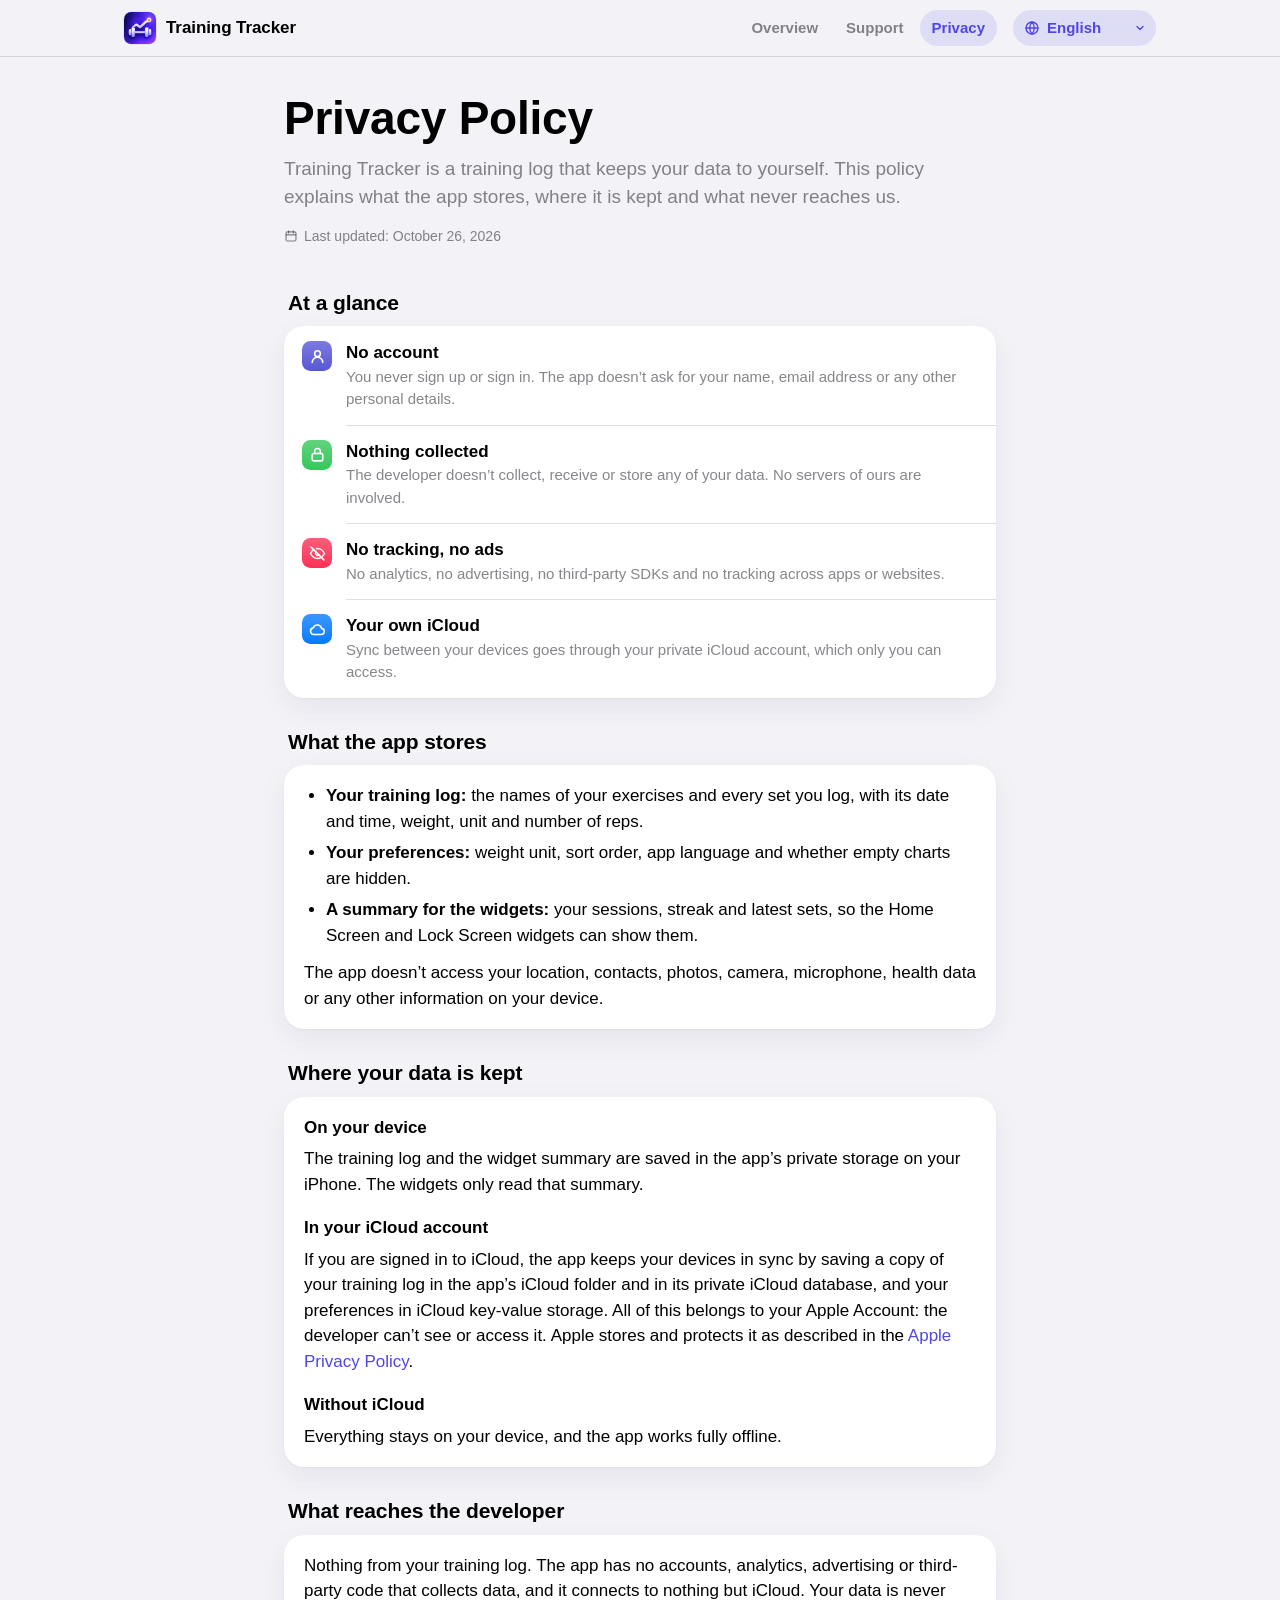
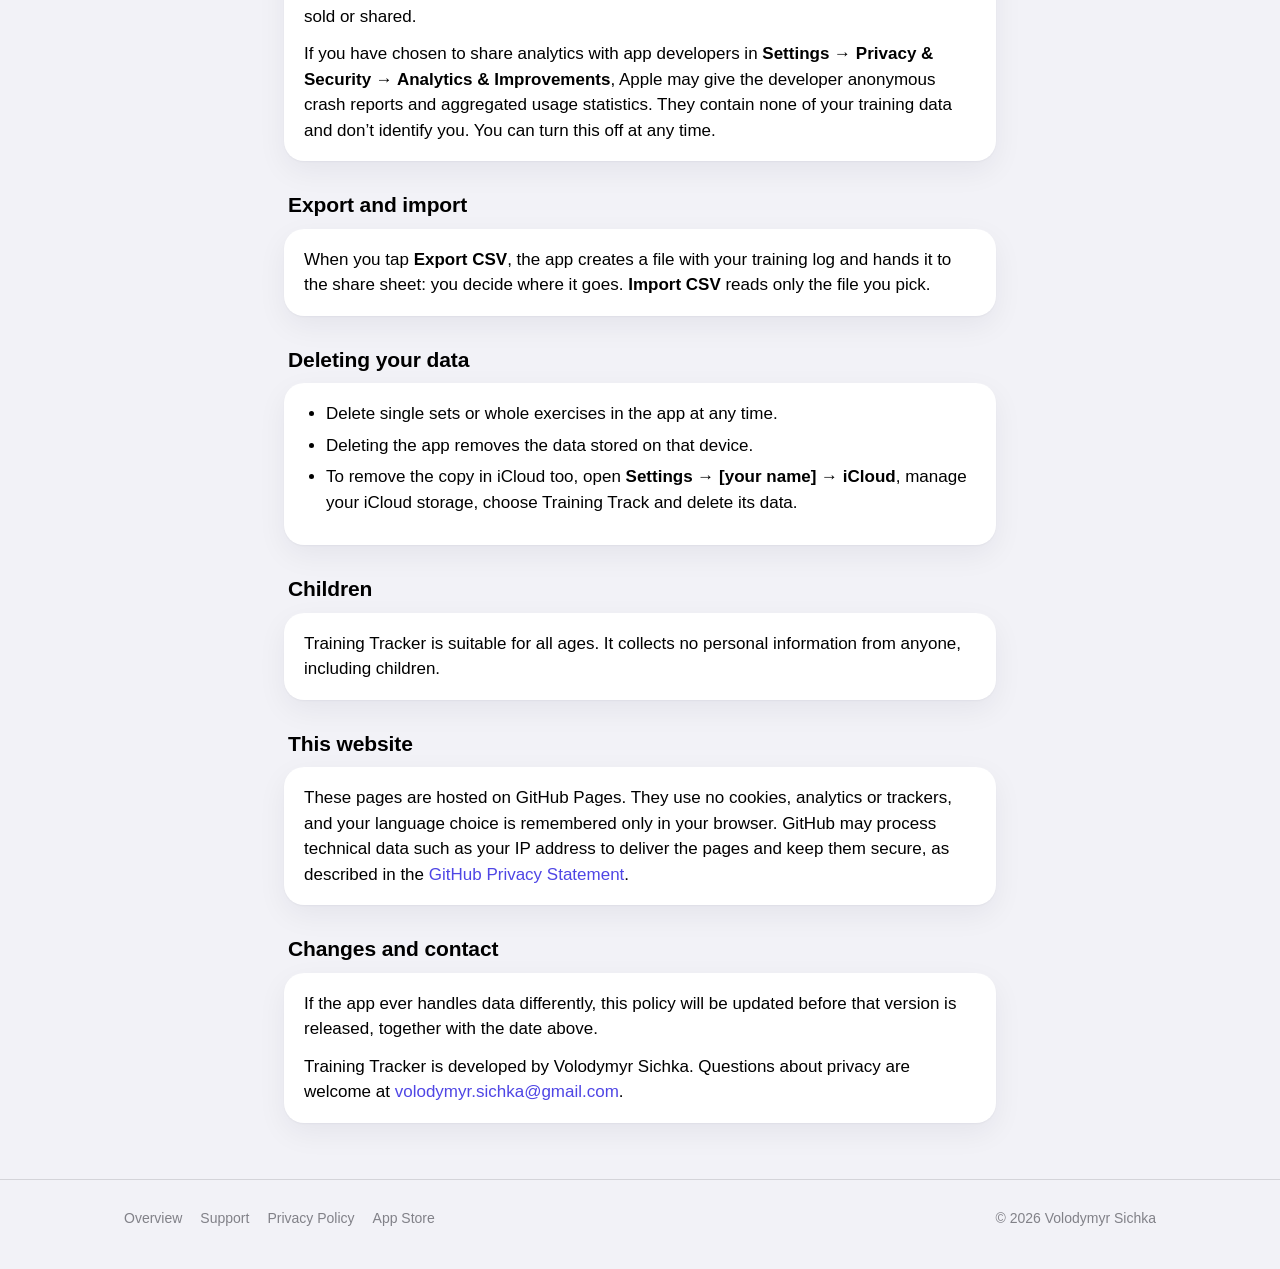
<file: privacy-policy.html>
<!doctype html>
<html lang="en">
<head>
  <meta charset="utf-8">
  <meta name="viewport" content="width=device-width, initial-scale=1, viewport-fit=cover">
  <meta name="color-scheme" content="light dark">
  <meta name="theme-color" media="(prefers-color-scheme: light)" content="#F2F2F7">
  <meta name="theme-color" media="(prefers-color-scheme: dark)" content="#000000">
  <title>Privacy Policy · Training Tracker</title>
  <meta name="description" content="Training Tracker has no accounts, collects no data and keeps your training log on your device and in your own iCloud.">
  <link rel="icon" type="image/png" href="assets/favicon.png">
  <link rel="apple-touch-icon" href="assets/apple-touch-icon.png">
  <link rel="stylesheet" href="assets/style.css">
  <script src="assets/site.js"></script>
</head>
<body>
  <div class="l10n" data-title hidden>
    <span lang="en">Privacy Policy · Training Tracker</span>
    <span lang="de">Datenschutzerklärung · Training Tracker</span>
    <span lang="fr">Politique de confidentialité · Training Tracker</span>
    <span lang="uk">Політика конфіденційності · Training Tracker</span>
    <span lang="es">Política de privacidad · Training Tracker</span>
    <span lang="ja">プライバシーポリシー · Training Tracker</span>
    <span lang="pt">Política de Privacidade · Training Tracker</span>
  </div>

  <header class="topbar">
    <div class="wrap">
      <a class="brand display" href="marketing.html">
        <picture>
          <source srcset="assets/app-icon-dark.png" media="(prefers-color-scheme: dark)">
          <img src="assets/app-icon.png" alt="" width="32" height="32">
        </picture>
        <span>Training Tracker</span>
      </a>
      <nav class="nav">
        <a href="marketing.html" class="l10n"><span lang="en">Overview</span><span lang="de">Überblick</span><span lang="fr">Aperçu</span><span lang="uk">Огляд</span><span lang="es">Resumen</span><span lang="ja">概要</span><span lang="pt">Visão geral</span></a>
        <a href="support.html" class="l10n"><span lang="en">Support</span><span lang="de">Support</span><span lang="fr">Assistance</span><span lang="uk">Підтримка</span><span lang="es">Soporte</span><span lang="ja">サポート</span><span lang="pt">Suporte</span></a>
        <a href="privacy-policy.html" class="l10n" aria-current="page"><span lang="en">Privacy</span><span lang="de">Datenschutz</span><span lang="fr">Confidentialité</span><span lang="uk">Конфіденційність</span><span lang="es">Privacidad</span><span lang="ja">プライバシー</span><span lang="pt">Privacidade</span></a>
      </nav>
      <label class="lang-picker">
        <svg class="icon" aria-hidden="true"><use href="assets/icons.svg#globe"/></svg>
        <select id="language" aria-label="Language">
          <option value="en">English</option>
          <option value="de">Deutsch</option>
          <option value="fr">Français</option>
          <option value="uk">Українська</option>
          <option value="es">Español</option>
          <option value="ja">日本語</option>
          <option value="pt">Português</option>
        </select>
        <svg class="icon chevron" aria-hidden="true"><use href="assets/icons.svg#chevron-down"/></svg>
      </label>
    </div>
  </header>

  <main class="wrap narrow l10n">

    <!-- English (authoritative) -->
    <article lang="en">
      <header class="page-head">
        <h1 class="display">Privacy Policy</h1>
        <p class="lead">Training Tracker is a training log that keeps your data to yourself. This policy explains what the app stores, where it is kept and what never reaches us.</p>
        <p class="meta"><svg class="icon" aria-hidden="true"><use href="assets/icons.svg#calendar"/></svg>Last updated: October 26, 2026</p>
      </header>

      <section class="section">
        <h2 class="section-title display">At a glance</h2>
        <div class="group">
          <div class="row"><span class="tile c-indigo"><svg class="icon"><use href="assets/icons.svg#person"/></svg></span><span><span class="row-title">No account</span><span class="row-text">You never sign up or sign in. The app doesn’t ask for your name, email address or any other personal details.</span></span></div>
          <div class="row"><span class="tile c-green"><svg class="icon"><use href="assets/icons.svg#lock"/></svg></span><span><span class="row-title">Nothing collected</span><span class="row-text">The developer doesn’t collect, receive or store any of your data. No servers of ours are involved.</span></span></div>
          <div class="row"><span class="tile c-pink"><svg class="icon"><use href="assets/icons.svg#eye-off"/></svg></span><span><span class="row-title">No tracking, no ads</span><span class="row-text">No analytics, no advertising, no third-party SDKs and no tracking across apps or websites.</span></span></div>
          <div class="row"><span class="tile c-blue"><svg class="icon"><use href="assets/icons.svg#cloud"/></svg></span><span><span class="row-title">Your own iCloud</span><span class="row-text">Sync between your devices goes through your private iCloud account, which only you can access.</span></span></div>
        </div>
      </section>

      <section class="section">
        <h2 class="section-title display">What the app stores</h2>
        <div class="card">
          <ul>
            <li><strong>Your training log:</strong> the names of your exercises and every set you log, with its date and time, weight, unit and number of reps.</li>
            <li><strong>Your preferences:</strong> weight unit, sort order, app language and whether empty charts are hidden.</li>
            <li><strong>A summary for the widgets:</strong> your sessions, streak and latest sets, so the Home Screen and Lock Screen widgets can show them.</li>
          </ul>
          <p>The app doesn’t access your location, contacts, photos, camera, microphone, health data or any other information on your device.</p>
        </div>
      </section>

      <section class="section">
        <h2 class="section-title display">Where your data is kept</h2>
        <div class="card">
          <h3>On your device</h3>
          <p>The training log and the widget summary are saved in the app’s private storage on your iPhone. The widgets only read that summary.</p>
          <h3>In your iCloud account</h3>
          <p>If you are signed in to iCloud, the app keeps your devices in sync by saving a copy of your training log in the app’s iCloud folder and in its private iCloud database, and your preferences in iCloud key-value storage. All of this belongs to your Apple Account: the developer can’t see or access it. Apple stores and protects it as described in the <a href="https://www.apple.com/legal/privacy/">Apple Privacy Policy</a>.</p>
          <h3>Without iCloud</h3>
          <p>Everything stays on your device, and the app works fully offline.</p>
        </div>
      </section>

      <section class="section">
        <h2 class="section-title display">What reaches the developer</h2>
        <div class="card">
          <p>Nothing from your training log. The app has no accounts, analytics, advertising or third-party code that collects data, and it connects to nothing but iCloud. Your data is never sold or shared.</p>
          <p>If you have chosen to share analytics with app developers in <span class="ui">Settings → Privacy &amp; Security → Analytics &amp; Improvements</span>, Apple may give the developer anonymous crash reports and aggregated usage statistics. They contain none of your training data and don’t identify you. You can turn this off at any time.</p>
        </div>
      </section>

      <section class="section">
        <h2 class="section-title display">Export and import</h2>
        <div class="card">
          <p>When you tap <span class="ui">Export CSV</span>, the app creates a file with your training log and hands it to the share sheet: you decide where it goes. <span class="ui">Import CSV</span> reads only the file you pick.</p>
        </div>
      </section>

      <section class="section">
        <h2 class="section-title display">Deleting your data</h2>
        <div class="card">
          <ul>
            <li>Delete single sets or whole exercises in the app at any time.</li>
            <li>Deleting the app removes the data stored on that device.</li>
            <li>To remove the copy in iCloud too, open <span class="ui">Settings → [your name] → iCloud</span>, manage your iCloud storage, choose Training Track and delete its data.</li>
          </ul>
        </div>
      </section>

      <section class="section">
        <h2 class="section-title display">Children</h2>
        <div class="card">
          <p>Training Tracker is suitable for all ages. It collects no personal information from anyone, including children.</p>
        </div>
      </section>

      <section class="section">
        <h2 class="section-title display">This website</h2>
        <div class="card">
          <p>These pages are hosted on GitHub Pages. They use no cookies, analytics or trackers, and your language choice is remembered only in your browser. GitHub may process technical data such as your IP address to deliver the pages and keep them secure, as described in the <a href="https://docs.github.com/site-policy/privacy-policies/github-general-privacy-statement">GitHub Privacy Statement</a>.</p>
        </div>
      </section>

      <section class="section">
        <h2 class="section-title display">Changes and contact</h2>
        <div class="card">
          <p>If the app ever handles data differently, this policy will be updated before that version is released, together with the date above.</p>
          <p>Training Tracker is developed by Volodymyr Sichka. Questions about privacy are welcome at <a href="mailto:volodymyr.sichka@gmail.com">volodymyr.sichka@gmail.com</a>.</p>
        </div>
      </section>
    </article>

    <!-- Deutsch -->
    <article lang="de">
      <header class="page-head">
        <h1 class="display">Datenschutz&shy;erklärung</h1>
        <p class="lead">Training Tracker ist ein Trainingstagebuch, das deine Daten bei dir lässt. Hier steht, was die App speichert, wo die Daten liegen und was uns nie erreicht.</p>
        <p class="meta"><svg class="icon" aria-hidden="true"><use href="assets/icons.svg#calendar"/></svg>Stand: 26. Oktober 2026</p>
      </header>

      <section class="section">
        <h2 class="section-title display">Auf einen Blick</h2>
        <div class="group">
          <div class="row"><span class="tile c-indigo"><svg class="icon"><use href="assets/icons.svg#person"/></svg></span><span><span class="row-title">Kein Konto</span><span class="row-text">Du musst dich nie registrieren oder anmelden. Die App fragt weder nach deinem Namen noch nach deiner E-Mail-Adresse oder anderen persönlichen Angaben.</span></span></div>
          <div class="row"><span class="tile c-green"><svg class="icon"><use href="assets/icons.svg#lock"/></svg></span><span><span class="row-title">Keine Datenerhebung</span><span class="row-text">Der Entwickler erhebt, empfängt und speichert keine deiner Daten. Es sind keine eigenen Server beteiligt.</span></span></div>
          <div class="row"><span class="tile c-pink"><svg class="icon"><use href="assets/icons.svg#eye-off"/></svg></span><span><span class="row-title">Kein Tracking, keine Werbung</span><span class="row-text">Keine Analysedienste, keine Werbung, keine SDKs von Drittanbietern und kein Tracking über Apps oder Websites hinweg.</span></span></div>
          <div class="row"><span class="tile c-blue"><svg class="icon"><use href="assets/icons.svg#cloud"/></svg></span><span><span class="row-title">Deine eigene iCloud</span><span class="row-text">Der Abgleich zwischen deinen Geräten läuft über deinen privaten iCloud-Account, auf den nur du zugreifen kannst.</span></span></div>
        </div>
      </section>

      <section class="section">
        <h2 class="section-title display">Was die App speichert</h2>
        <div class="card">
          <ul>
            <li><strong>Dein Trainingstagebuch:</strong> die Namen deiner Übungen und jeden eingetragenen Satz mit Datum und Uhrzeit, Gewicht, Einheit und Wiederholungen.</li>
            <li><strong>Deine Einstellungen:</strong> Gewichtseinheit, Sortierung, App-Sprache und ob leere Diagramme ausgeblendet werden.</li>
            <li><strong>Eine Zusammenfassung für die Widgets:</strong> deine Einheiten, deine Serie und deine letzten Sätze, damit die Widgets auf dem Home- und Sperrbildschirm sie anzeigen können.</li>
          </ul>
          <p>Die App greift nicht auf deinen Standort, deine Kontakte, Fotos, Kamera, dein Mikrofon, Gesundheitsdaten oder andere Informationen auf deinem Gerät zu.</p>
        </div>
      </section>

      <section class="section">
        <h2 class="section-title display">Wo deine Daten liegen</h2>
        <div class="card">
          <h3>Auf deinem Gerät</h3>
          <p>Das Trainingstagebuch und die Widget-Zusammenfassung werden im privaten Speicher der App auf deinem iPhone gesichert. Die Widgets lesen nur diese Zusammenfassung.</p>
          <h3>In deinem iCloud-Account</h3>
          <p>Wenn du bei iCloud angemeldet bist, hält die App deine Geräte synchron: Sie speichert eine Kopie deines Trainingstagebuchs im iCloud-Ordner der App und in ihrer privaten iCloud-Datenbank sowie deine Einstellungen im iCloud-Schlüssel-Wert-Speicher. All das gehört zu deinem Apple Account – der Entwickler kann es weder sehen noch darauf zugreifen. Apple speichert und schützt diese Daten gemäß der <a href="https://www.apple.com/de/legal/privacy/">Datenschutzrichtlinie von Apple</a>.</p>
          <h3>Ohne iCloud</h3>
          <p>Alles bleibt auf deinem Gerät, und die App funktioniert vollständig offline.</p>
        </div>
      </section>

      <section class="section">
        <h2 class="section-title display">Was den Entwickler erreicht</h2>
        <div class="card">
          <p>Nichts aus deinem Trainingstagebuch. Die App hat keine Konten, keine Analyse, keine Werbung und keinen Fremdcode, der Daten sammelt, und sie verbindet sich mit nichts außer iCloud. Deine Daten werden nie verkauft oder weitergegeben.</p>
          <p>Wenn du unter <span class="ui">Einstellungen → Datenschutz &amp; Sicherheit → Analyse &amp; Verbesserungen</span> zugestimmt hast, Analysedaten mit App-Entwicklern zu teilen, kann Apple dem Entwickler anonyme Absturzberichte und zusammengefasste Nutzungsstatistiken bereitstellen. Sie enthalten keine Trainingsdaten und lassen keinen Rückschluss auf dich zu. Du kannst das jederzeit ausschalten.</p>
        </div>
      </section>

      <section class="section">
        <h2 class="section-title display">Export und Import</h2>
        <div class="card">
          <p>Wenn du auf <span class="ui">CSV exportieren</span> tippst, erstellt die App eine Datei mit deinem Trainingstagebuch und übergibt sie an das Teilen-Menü – du entscheidest, wohin sie geht. <span class="ui">CSV importieren</span> liest nur die Datei, die du auswählst.</p>
        </div>
      </section>

      <section class="section">
        <h2 class="section-title display">Daten löschen</h2>
        <div class="card">
          <ul>
            <li>Einzelne Sätze oder ganze Übungen kannst du jederzeit in der App löschen.</li>
            <li>Wenn du die App löschst, werden die auf diesem Gerät gespeicherten Daten entfernt.</li>
            <li>Um auch die Kopie in iCloud zu entfernen, öffne <span class="ui">Einstellungen → [dein Name] → iCloud</span>, verwalte deinen iCloud-Speicher, wähle Training Track und lösche die Daten.</li>
          </ul>
        </div>
      </section>

      <section class="section">
        <h2 class="section-title display">Kinder</h2>
        <div class="card">
          <p>Training Tracker ist für alle Altersgruppen geeignet. Die App erhebt von niemandem personenbezogene Daten, auch nicht von Kindern.</p>
        </div>
      </section>

      <section class="section">
        <h2 class="section-title display">Diese Website</h2>
        <div class="card">
          <p>Diese Seiten werden über GitHub Pages bereitgestellt. Sie verwenden keine Cookies, Analysedienste oder Tracker; deine Sprachwahl wird nur in deinem Browser gespeichert. GitHub kann technische Daten wie deine IP-Adresse verarbeiten, um die Seiten auszuliefern und abzusichern – siehe das <a href="https://docs.github.com/site-policy/privacy-policies/github-general-privacy-statement">GitHub Privacy Statement</a>.</p>
        </div>
      </section>

      <section class="section">
        <h2 class="section-title display">Änderungen und Kontakt</h2>
        <div class="card">
          <p>Falls die App jemals anders mit Daten umgeht, wird diese Erklärung vor dem Erscheinen der jeweiligen Version aktualisiert, ebenso das Datum oben.</p>
          <p>Training Tracker wird von Volodymyr Sichka entwickelt. Fragen zum Datenschutz gern an <a href="mailto:volodymyr.sichka@gmail.com">volodymyr.sichka@gmail.com</a>.</p>
        </div>
        <p class="footnote">Diese Übersetzung dient der Information. Bei Abweichungen gilt die englische Fassung.</p>
      </section>
    </article>

    <!-- Français -->
    <article lang="fr">
      <header class="page-head">
        <h1 class="display">Politique de confidentialité</h1>
        <p class="lead">Training Tracker est un journal d’entraînement qui garde vos données pour vous. Cette politique explique ce que l’app enregistre, où les données sont conservées et ce qui ne nous parvient jamais.</p>
        <p class="meta"><svg class="icon" aria-hidden="true"><use href="assets/icons.svg#calendar"/></svg>Dernière mise à jour&nbsp;: 26&nbsp;octobre 2026</p>
      </header>

      <section class="section">
        <h2 class="section-title display">En bref</h2>
        <div class="group">
          <div class="row"><span class="tile c-indigo"><svg class="icon"><use href="assets/icons.svg#person"/></svg></span><span><span class="row-title">Aucun compte</span><span class="row-text">Vous n’avez jamais besoin de vous inscrire ni de vous connecter. L’app ne vous demande ni nom, ni adresse e-mail, ni aucune autre information personnelle.</span></span></div>
          <div class="row"><span class="tile c-green"><svg class="icon"><use href="assets/icons.svg#lock"/></svg></span><span><span class="row-title">Aucune collecte</span><span class="row-text">Le développeur ne collecte, ne reçoit et ne stocke aucune de vos données. Aucun serveur à nous n’intervient.</span></span></div>
          <div class="row"><span class="tile c-pink"><svg class="icon"><use href="assets/icons.svg#eye-off"/></svg></span><span><span class="row-title">Ni suivi, ni publicité</span><span class="row-text">Aucun outil d’analyse, aucune publicité, aucun SDK tiers et aucun suivi entre apps ou sites web.</span></span></div>
          <div class="row"><span class="tile c-blue"><svg class="icon"><use href="assets/icons.svg#cloud"/></svg></span><span><span class="row-title">Votre propre iCloud</span><span class="row-text">La synchronisation entre vos appareils passe par votre compte iCloud privé, auquel vous seul avez accès.</span></span></div>
        </div>
      </section>

      <section class="section">
        <h2 class="section-title display">Ce que l’app enregistre</h2>
        <div class="card">
          <ul>
            <li><strong>Votre journal d’entraînement&nbsp;:</strong> le nom de vos exercices et chaque série notée, avec sa date et son heure, la charge, l’unité et le nombre de répétitions.</li>
            <li><strong>Vos préférences&nbsp;:</strong> unité de poids, ordre de tri, langue de l’app et masquage des graphiques vides.</li>
            <li><strong>Un résumé pour les widgets&nbsp;:</strong> vos séances, votre série de semaines et vos dernières séries, pour que les widgets de l’écran d’accueil et de l’écran verrouillé puissent les afficher.</li>
          </ul>
          <p>L’app n’accède ni à votre position, ni à vos contacts, photos, appareil photo, micro, données de santé ou à toute autre information de votre appareil.</p>
        </div>
      </section>

      <section class="section">
        <h2 class="section-title display">Où sont vos données</h2>
        <div class="card">
          <h3>Sur votre appareil</h3>
          <p>Le journal d’entraînement et le résumé des widgets sont enregistrés dans l’espace de stockage privé de l’app sur votre iPhone. Les widgets se contentent de lire ce résumé.</p>
          <h3>Dans votre compte iCloud</h3>
          <p>Si vous êtes connecté à iCloud, l’app synchronise vos appareils en enregistrant une copie de votre journal dans le dossier iCloud de l’app et dans sa base de données iCloud privée, et vos préférences dans le stockage clé-valeur d’iCloud. Tout cela appartient à votre compte Apple&nbsp;: le développeur ne peut ni le voir ni y accéder. Apple conserve et protège ces données conformément à sa <a href="https://www.apple.com/fr/legal/privacy/">politique de confidentialité</a>.</p>
          <h3>Sans iCloud</h3>
          <p>Tout reste sur votre appareil et l’app fonctionne entièrement hors ligne.</p>
        </div>
      </section>

      <section class="section">
        <h2 class="section-title display">Ce qui parvient au développeur</h2>
        <div class="card">
          <p>Rien de votre journal d’entraînement. L’app n’a ni compte, ni outil d’analyse, ni publicité, ni code tiers qui collecte des données, et elle ne se connecte qu’à iCloud. Vos données ne sont jamais vendues ni partagées.</p>
          <p>Si vous avez accepté de partager les analyses avec les développeurs dans <span class="ui">Réglages → Confidentialité et sécurité → Analyse et améliorations</span>, Apple peut fournir au développeur des rapports de plantage anonymes et des statistiques d’utilisation agrégées. Ils ne contiennent aucune donnée d’entraînement et ne permettent pas de vous identifier. Vous pouvez désactiver ce partage à tout moment.</p>
        </div>
      </section>

      <section class="section">
        <h2 class="section-title display">Export et import</h2>
        <div class="card">
          <p>Lorsque vous touchez <span class="ui">Exporter en CSV</span>, l’app crée un fichier contenant votre journal et le transmet à la feuille de partage&nbsp;: c’est vous qui décidez où il va. <span class="ui">Importer un CSV</span> ne lit que le fichier que vous choisissez.</p>
        </div>
      </section>

      <section class="section">
        <h2 class="section-title display">Supprimer vos données</h2>
        <div class="card">
          <ul>
            <li>Supprimez à tout moment des séries ou des exercices entiers dans l’app.</li>
            <li>Supprimer l’app efface les données enregistrées sur cet appareil.</li>
            <li>Pour supprimer aussi la copie dans iCloud, ouvrez <span class="ui">Réglages → [votre nom] → iCloud</span>, gérez votre stockage iCloud, choisissez Training Track et supprimez ses données.</li>
          </ul>
        </div>
      </section>

      <section class="section">
        <h2 class="section-title display">Enfants</h2>
        <div class="card">
          <p>Training Tracker convient à tous les âges. L’app ne collecte aucune information personnelle, auprès de personne, y compris des enfants.</p>
        </div>
      </section>

      <section class="section">
        <h2 class="section-title display">Ce site web</h2>
        <div class="card">
          <p>Ces pages sont hébergées sur GitHub Pages. Elles n’utilisent ni cookies, ni outils d’analyse, ni traceurs&nbsp;; votre choix de langue est mémorisé uniquement dans votre navigateur. GitHub peut traiter des données techniques comme votre adresse IP pour diffuser et sécuriser les pages, comme l’explique la <a href="https://docs.github.com/site-policy/privacy-policies/github-general-privacy-statement">déclaration de confidentialité de GitHub</a>.</p>
        </div>
      </section>

      <section class="section">
        <h2 class="section-title display">Modifications et contact</h2>
        <div class="card">
          <p>Si l’app venait à traiter les données différemment, cette politique serait mise à jour avant la sortie de la version concernée, tout comme la date ci-dessus.</p>
          <p>Training Tracker est développé par Volodymyr Sichka. Pour toute question sur la confidentialité, écrivez à <a href="mailto:volodymyr.sichka@gmail.com">volodymyr.sichka@gmail.com</a>.</p>
        </div>
        <p class="footnote">Cette traduction est fournie à titre informatif. En cas de divergence, la version anglaise prévaut.</p>
      </section>
    </article>

    <!-- Українська -->
    <article lang="uk">
      <header class="page-head">
        <h1 class="display">Політика конфіденційності</h1>
        <p class="lead">Training Tracker — щоденник тренувань, який залишає ваші дані вам. Тут пояснено, що зберігає застосунок, де лежать дані і що ніколи до нас не потрапляє.</p>
        <p class="meta"><svg class="icon" aria-hidden="true"><use href="assets/icons.svg#calendar"/></svg>Оновлено: 26 жовтня 2026 р.</p>
      </header>

      <section class="section">
        <h2 class="section-title display">Коротко</h2>
        <div class="group">
          <div class="row"><span class="tile c-indigo"><svg class="icon"><use href="assets/icons.svg#person"/></svg></span><span><span class="row-title">Без облікового запису</span><span class="row-text">Не треба ні реєструватися, ні входити. Застосунок не питає вашого імені, електронної пошти чи інших особистих даних.</span></span></div>
          <div class="row"><span class="tile c-green"><svg class="icon"><use href="assets/icons.svg#lock"/></svg></span><span><span class="row-title">Нічого не збирається</span><span class="row-text">Розробник не збирає, не отримує і не зберігає жодних ваших даних. Наших серверів тут немає.</span></span></div>
          <div class="row"><span class="tile c-pink"><svg class="icon"><use href="assets/icons.svg#eye-off"/></svg></span><span><span class="row-title">Без стеження й реклами</span><span class="row-text">Жодної аналітики, реклами, сторонніх SDK і жодного стеження між застосунками чи вебсайтами.</span></span></div>
          <div class="row"><span class="tile c-blue"><svg class="icon"><use href="assets/icons.svg#cloud"/></svg></span><span><span class="row-title">Ваш власний iCloud</span><span class="row-text">Синхронізація між пристроями йде через ваш приватний обліковий запис iCloud, до якого маєте доступ лише ви.</span></span></div>
        </div>
      </section>

      <section class="section">
        <h2 class="section-title display">Що зберігає застосунок</h2>
        <div class="card">
          <ul>
            <li><strong>Щоденник тренувань:</strong> назви ваших вправ і кожен записаний підхід із датою й часом, вагою, одиницею та кількістю повторів.</li>
            <li><strong>Налаштування:</strong> одиниця ваги, порядок сортування, мова застосунку та чи приховувати пусті графіки.</li>
            <li><strong>Зведення для віджетів:</strong> ваші тренування, серія тижнів і останні підходи, щоб віджети на початковому екрані та екрані блокування могли їх показати.</li>
          </ul>
          <p>Застосунок не має доступу до вашого місцезнаходження, контактів, фото, камери, мікрофона, даних про здоров’я чи будь-якої іншої інформації на пристрої.</p>
        </div>
      </section>

      <section class="section">
        <h2 class="section-title display">Де зберігаються дані</h2>
        <div class="card">
          <h3>На вашому пристрої</h3>
          <p>Щоденник тренувань і зведення для віджетів зберігаються в приватному сховищі застосунку на вашому iPhone. Віджети лише читають це зведення.</p>
          <h3>У вашому обліковому записі iCloud</h3>
          <p>Якщо ви ввійшли в iCloud, застосунок синхронізує ваші пристрої: зберігає копію щоденника в папці застосунку в iCloud і в його приватній базі даних iCloud, а налаштування — у сховищі ключ-значення iCloud. Усе це належить вашому обліковому запису Apple: розробник не може ні бачити цих даних, ні отримати до них доступ. Apple зберігає та захищає їх відповідно до <a href="https://www.apple.com/ua/legal/privacy/">Політики конфіденційності Apple</a>.</p>
          <h3>Без iCloud</h3>
          <p>Усе залишається на вашому пристрої, а застосунок повністю працює офлайн.</p>
        </div>
      </section>

      <section class="section">
        <h2 class="section-title display">Що отримує розробник</h2>
        <div class="card">
          <p>Нічого з вашого щоденника тренувань. У застосунку немає облікових записів, аналітики, реклами чи стороннього коду, що збирає дані, і він не з’єднується ні з чим, крім iCloud. Ваші дані ніколи не продаються і нікому не передаються.</p>
          <p>Якщо в Параметрах iOS (<span class="ui">Приватність і безпека → Аналітика й покращення</span>) ви погодилися ділитися аналітикою з розробниками, Apple може надавати розробнику анонімні звіти про збої та узагальнену статистику використання. У них немає даних про тренування, і вони не дозволяють вас ідентифікувати. Це можна вимкнути будь-коли.</p>
        </div>
      </section>

      <section class="section">
        <h2 class="section-title display">Експорт та імпорт</h2>
        <div class="card">
          <p>Коли ви торкаєтеся <span class="ui">Експорт CSV</span>, застосунок створює файл із вашим щоденником і передає його в меню «Поширити» — куди його надіслати, вирішуєте ви. <span class="ui">Імпорт CSV</span> читає лише файл, який ви виберете.</p>
        </div>
      </section>

      <section class="section">
        <h2 class="section-title display">Видалення даних</h2>
        <div class="card">
          <ul>
            <li>Окремі підходи чи цілі вправи можна будь-коли видалити в застосунку.</li>
            <li>Видалення застосунку прибирає дані, збережені на цьому пристрої.</li>
            <li>Щоб видалити й копію в iCloud, відкрийте <span class="ui">Параметри → [ваше ім’я] → iCloud</span>, перейдіть до керування сховищем iCloud, виберіть Training Track і видаліть його дані.</li>
          </ul>
        </div>
      </section>

      <section class="section">
        <h2 class="section-title display">Діти</h2>
        <div class="card">
          <p>Training Tracker підходить для будь-якого віку. Застосунок ні в кого не збирає особистої інформації, зокрема й у дітей.</p>
        </div>
      </section>

      <section class="section">
        <h2 class="section-title display">Цей вебсайт</h2>
        <div class="card">
          <p>Ці сторінки розміщені на GitHub Pages. Вони не використовують ні cookies, ні аналітики, ні трекерів; вибрана мова запам’ятовується лише у вашому браузері. GitHub може обробляти технічні дані, як-от вашу IP-адресу, щоб доставляти сторінки й захищати їх, — див. <a href="https://docs.github.com/site-policy/privacy-policies/github-general-privacy-statement">GitHub Privacy Statement</a>.</p>
        </div>
      </section>

      <section class="section">
        <h2 class="section-title display">Зміни та контакти</h2>
        <div class="card">
          <p>Якщо застосунок колись почне поводитися з даними інакше, цю політику буде оновлено ще до виходу такої версії разом із датою вгорі.</p>
          <p>Training Tracker розробляє Volodymyr Sichka. Із запитаннями про конфіденційність пишіть на <a href="mailto:volodymyr.sichka@gmail.com">volodymyr.sichka@gmail.com</a>.</p>
        </div>
        <p class="footnote">Цей переклад наведено для зручності. У разі розбіжностей чинною є англійська версія.</p>
      </section>
    </article>

    <!-- Español -->
    <article lang="es">
      <header class="page-head">
        <h1 class="display">Política de privacidad</h1>
        <p class="lead">Training Tracker es un diario de entrenamiento que deja tus datos contigo. Esta política explica qué guarda la app, dónde se conservan los datos y qué nunca nos llega.</p>
        <p class="meta"><svg class="icon" aria-hidden="true"><use href="assets/icons.svg#calendar"/></svg>Última actualización: 26 de octubre de 2026</p>
      </header>

      <section class="section">
        <h2 class="section-title display">En resumen</h2>
        <div class="group">
          <div class="row"><span class="tile c-indigo"><svg class="icon"><use href="assets/icons.svg#person"/></svg></span><span><span class="row-title">Sin cuenta</span><span class="row-text">Nunca tienes que registrarte ni iniciar sesión. La app no te pide tu nombre, tu correo electrónico ni ningún otro dato personal.</span></span></div>
          <div class="row"><span class="tile c-green"><svg class="icon"><use href="assets/icons.svg#lock"/></svg></span><span><span class="row-title">No se recopila nada</span><span class="row-text">El desarrollador no recopila, recibe ni almacena ninguno de tus datos. No interviene ningún servidor nuestro.</span></span></div>
          <div class="row"><span class="tile c-pink"><svg class="icon"><use href="assets/icons.svg#eye-off"/></svg></span><span><span class="row-title">Sin rastreo ni anuncios</span><span class="row-text">Sin analíticas, sin publicidad, sin SDK de terceros y sin rastreo entre apps o sitios web.</span></span></div>
          <div class="row"><span class="tile c-blue"><svg class="icon"><use href="assets/icons.svg#cloud"/></svg></span><span><span class="row-title">Tu propio iCloud</span><span class="row-text">La sincronización entre tus dispositivos pasa por tu cuenta privada de iCloud, a la que solo tú puedes acceder.</span></span></div>
        </div>
      </section>

      <section class="section">
        <h2 class="section-title display">Qué guarda la app</h2>
        <div class="card">
          <ul>
            <li><strong>Tu diario de entrenamiento:</strong> los nombres de tus ejercicios y cada serie que registras, con su fecha y hora, peso, unidad y repeticiones.</li>
            <li><strong>Tus preferencias:</strong> unidad de peso, orden de clasificación, idioma de la app y si se ocultan los gráficos vacíos.</li>
            <li><strong>Un resumen para los widgets:</strong> tus sesiones, tu racha y tus últimas series, para que los widgets de la pantalla de inicio y de la pantalla bloqueada puedan mostrarlos.</li>
          </ul>
          <p>La app no accede a tu ubicación, contactos, fotos, cámara, micrófono, datos de salud ni a ninguna otra información de tu dispositivo.</p>
        </div>
      </section>

      <section class="section">
        <h2 class="section-title display">Dónde se guardan tus datos</h2>
        <div class="card">
          <h3>En tu dispositivo</h3>
          <p>El diario de entrenamiento y el resumen de los widgets se guardan en el almacenamiento privado de la app en tu iPhone. Los widgets solo leen ese resumen.</p>
          <h3>En tu cuenta de iCloud</h3>
          <p>Si has iniciado sesión en iCloud, la app mantiene tus dispositivos sincronizados guardando una copia de tu diario en la carpeta de iCloud de la app y en su base de datos privada de iCloud, y tus preferencias en el almacenamiento clave-valor de iCloud. Todo ello pertenece a tu cuenta de Apple: el desarrollador no puede verlo ni acceder a ello. Apple lo almacena y protege según su <a href="https://www.apple.com/es/legal/privacy/">Política de privacidad</a>.</p>
          <h3>Sin iCloud</h3>
          <p>Todo se queda en tu dispositivo y la app funciona completamente sin conexión.</p>
        </div>
      </section>

      <section class="section">
        <h2 class="section-title display">Qué llega al desarrollador</h2>
        <div class="card">
          <p>Nada de tu diario de entrenamiento. La app no tiene cuentas, analíticas, publicidad ni código de terceros que recopile datos, y solo se conecta a iCloud. Tus datos nunca se venden ni se comparten.</p>
          <p>Si has aceptado compartir análisis con los desarrolladores en <span class="ui">Ajustes → Privacidad y seguridad → Análisis y mejoras</span>, Apple puede facilitar al desarrollador informes de fallos anónimos y estadísticas de uso agregadas. No contienen ningún dato de entrenamiento ni te identifican. Puedes desactivarlo en cualquier momento.</p>
        </div>
      </section>

      <section class="section">
        <h2 class="section-title display">Exportar e importar</h2>
        <div class="card">
          <p>Al tocar <span class="ui">Exportar CSV</span>, la app crea un archivo con tu diario y lo pasa a la hoja de compartir: tú decides adónde va. <span class="ui">Importar CSV</span> solo lee el archivo que elijas.</p>
        </div>
      </section>

      <section class="section">
        <h2 class="section-title display">Eliminar tus datos</h2>
        <div class="card">
          <ul>
            <li>Elimina series sueltas o ejercicios completos en la app cuando quieras.</li>
            <li>Al eliminar la app se borran los datos guardados en ese dispositivo.</li>
            <li>Para eliminar también la copia de iCloud, abre <span class="ui">Ajustes → [tu nombre] → iCloud</span>, gestiona tu almacenamiento de iCloud, elige Training Track y elimina sus datos.</li>
          </ul>
        </div>
      </section>

      <section class="section">
        <h2 class="section-title display">Niños</h2>
        <div class="card">
          <p>Training Tracker es apta para todas las edades. No recopila información personal de nadie, tampoco de niños.</p>
        </div>
      </section>

      <section class="section">
        <h2 class="section-title display">Este sitio web</h2>
        <div class="card">
          <p>Estas páginas están alojadas en GitHub Pages. No usan cookies, analíticas ni rastreadores, y el idioma que elijas solo se recuerda en tu navegador. GitHub puede tratar datos técnicos como tu dirección IP para servir las páginas y protegerlas, tal como se describe en la <a href="https://docs.github.com/site-policy/privacy-policies/github-general-privacy-statement">declaración de privacidad de GitHub</a>.</p>
        </div>
      </section>

      <section class="section">
        <h2 class="section-title display">Cambios y contacto</h2>
        <div class="card">
          <p>Si alguna vez la app trata los datos de otra forma, esta política se actualizará antes de publicar esa versión, junto con la fecha de arriba.</p>
          <p>Training Tracker lo desarrolla Volodymyr Sichka. Si tienes preguntas sobre privacidad, escribe a <a href="mailto:volodymyr.sichka@gmail.com">volodymyr.sichka@gmail.com</a>.</p>
        </div>
        <p class="footnote">Esta traducción se ofrece a título informativo. En caso de discrepancia, prevalece la versión en inglés.</p>
      </section>
    </article>

    <!-- 日本語 -->
    <article lang="ja">
      <header class="page-head">
        <h1 class="display">プライバシーポリシー</h1>
        <p class="lead">Training Trackerは、あなたのデータをあなたの手元に置いておくトレーニング記録アプリです。アプリが何を保存し、データがどこにあり、何が開発者に届かないのかを説明します。</p>
        <p class="meta"><svg class="icon" aria-hidden="true"><use href="assets/icons.svg#calendar"/></svg>最終更新日：2026年10月26日</p>
      </header>

      <section class="section">
        <h2 class="section-title display">概要</h2>
        <div class="group">
          <div class="row"><span class="tile c-indigo"><svg class="icon"><use href="assets/icons.svg#person"/></svg></span><span><span class="row-title">アカウント不要</span><span class="row-text">登録もサインインも必要ありません。名前やメールアドレスなどの個人情報を尋ねることもありません。</span></span></div>
          <div class="row"><span class="tile c-green"><svg class="icon"><use href="assets/icons.svg#lock"/></svg></span><span><span class="row-title">データを収集しません</span><span class="row-text">開発者があなたのデータを収集・受信・保存することは一切ありません。開発者のサーバーも使いません。</span></span></div>
          <div class="row"><span class="tile c-pink"><svg class="icon"><use href="assets/icons.svg#eye-off"/></svg></span><span><span class="row-title">トラッキングも広告もなし</span><span class="row-text">解析ツール、広告、サードパーティSDKは使わず、Appやウェブサイトをまたいだトラッキングも行いません。</span></span></div>
          <div class="row"><span class="tile c-blue"><svg class="icon"><use href="assets/icons.svg#cloud"/></svg></span><span><span class="row-title">あなた自身のiCloud</span><span class="row-text">デバイス間の同期は、あなただけがアクセスできる個人のiCloudアカウントを通じて行われます。</span></span></div>
        </div>
      </section>

      <section class="section">
        <h2 class="section-title display">アプリが保存するもの</h2>
        <div class="card">
          <ul>
            <li><strong>トレーニング記録：</strong>エクササイズの名前と、記録した各セットの日時・重量・単位・回数。</li>
            <li><strong>設定：</strong>重量の単位、並び順、アプリの言語、空のグラフを非表示にするかどうか。</li>
            <li><strong>ウィジェット用のまとめ：</strong>ホーム画面とロック画面のウィジェットに表示するための、トレーニング回数、連続記録、最近のセット。</li>
          </ul>
          <p>位置情報、連絡先、写真、カメラ、マイク、ヘルスケアデータなど、デバイス上のその他の情報にはアクセスしません。</p>
        </div>
      </section>

      <section class="section">
        <h2 class="section-title display">データの保存場所</h2>
        <div class="card">
          <h3>デバイス上</h3>
          <p>トレーニング記録とウィジェット用のまとめは、iPhone上のアプリ専用の領域に保存されます。ウィジェットはそのまとめを読み取るだけです。</p>
          <h3>あなたのiCloudアカウント</h3>
          <p>iCloudにサインインしている場合、デバイス間で同期するために、トレーニング記録のコピーをアプリのiCloudフォルダとアプリ専用の非公開iCloudデータベースに、設定をiCloudのキー値ストレージに保存します。これらはすべてあなたのAppleアカウントに属し、開発者が閲覧したりアクセスしたりすることはできません。Appleは<a href="https://www.apple.com/jp/legal/privacy/">Appleのプライバシーポリシー</a>に従ってこれらを保管・保護します。</p>
          <h3>iCloudを使わない場合</h3>
          <p>すべてのデータはデバイス上に残り、アプリは完全にオフラインで動作します。</p>
        </div>
      </section>

      <section class="section">
        <h2 class="section-title display">開発者に届くもの</h2>
        <div class="card">
          <p>トレーニング記録は一切届きません。アプリにはアカウント、解析、広告、データを収集するサードパーティのコードがなく、iCloud以外には接続しません。あなたのデータが販売・共有されることはありません。</p>
          <p><span class="ui">設定 → プライバシーとセキュリティ → 解析および改善</span>でAppデベロッパとの共有に同意している場合、Appleが匿名のクラッシュレポートと集計された利用統計を開発者に提供することがあります。これらにトレーニングデータは含まれず、あなたを特定することもできません。この共有はいつでもオフにできます。</p>
        </div>
      </section>

      <section class="section">
        <h2 class="section-title display">書き出しと読み込み</h2>
        <div class="card">
          <p><span class="ui">CSVを書き出す</span>をタップすると、トレーニング記録のファイルが作成され、共有シートに渡されます。送り先を決めるのはあなたです。<span class="ui">CSVを読み込む</span>は、あなたが選んだファイルだけを読み込みます。</p>
        </div>
      </section>

      <section class="section">
        <h2 class="section-title display">データの削除</h2>
        <div class="card">
          <ul>
            <li>個々のセットやエクササイズ全体は、アプリ内でいつでも削除できます。</li>
            <li>アプリを削除すると、そのデバイスに保存されたデータも削除されます。</li>
            <li>iCloud上のコピーも削除するには、<span class="ui">設定 → [ユーザ名] → iCloud</span>でiCloudストレージの管理を開き、Training Trackを選んでデータを削除してください。</li>
          </ul>
        </div>
      </section>

      <section class="section">
        <h2 class="section-title display">お子様について</h2>
        <div class="card">
          <p>Training Trackerはすべての年齢の方にご利用いただけます。お子様を含め、誰からも個人情報を収集しません。</p>
        </div>
      </section>

      <section class="section">
        <h2 class="section-title display">このウェブサイト</h2>
        <div class="card">
          <p>これらのページはGitHub Pagesでホストされています。Cookie、解析ツール、トラッカーは使用せず、選択した言語はお使いのブラウザにのみ保存されます。GitHubはページの配信と保護のために、IPアドレスなどの技術的なデータを処理することがあります。詳しくは<a href="https://docs.github.com/site-policy/privacy-policies/github-general-privacy-statement">GitHubのプライバシーステートメント</a>をご覧ください。</p>
        </div>
      </section>

      <section class="section">
        <h2 class="section-title display">変更とお問い合わせ</h2>
        <div class="card">
          <p>アプリのデータの扱いが変わる場合は、そのバージョンの公開前にこのポリシーと上記の日付を更新します。</p>
          <p>Training TrackerはVolodymyr Sichkaが開発しています。プライバシーに関するご質問は<a href="mailto:volodymyr.sichka@gmail.com">volodymyr.sichka@gmail.com</a>までお寄せください。</p>
        </div>
        <p class="footnote">この翻訳は参考のために提供しています。内容に相違がある場合は英語版が優先されます。</p>
      </section>
    </article>

    <!-- Português -->
    <article lang="pt">
      <header class="page-head">
        <h1 class="display">Política de Privacidade</h1>
        <p class="lead">O Training Tracker é um diário de treino que deixa seus dados com você. Esta política explica o que o app armazena, onde os dados ficam e o que nunca chega até nós.</p>
        <p class="meta"><svg class="icon" aria-hidden="true"><use href="assets/icons.svg#calendar"/></svg>Última atualização: 26 de outubro de 2026</p>
      </header>

      <section class="section">
        <h2 class="section-title display">Em resumo</h2>
        <div class="group">
          <div class="row"><span class="tile c-indigo"><svg class="icon"><use href="assets/icons.svg#person"/></svg></span><span><span class="row-title">Sem conta</span><span class="row-text">Você nunca precisa se cadastrar nem iniciar sessão. O app não pede seu nome, e-mail ou qualquer outro dado pessoal.</span></span></div>
          <div class="row"><span class="tile c-green"><svg class="icon"><use href="assets/icons.svg#lock"/></svg></span><span><span class="row-title">Nada é coletado</span><span class="row-text">O desenvolvedor não coleta, recebe nem armazena nenhum dado seu. Nenhum servidor nosso está envolvido.</span></span></div>
          <div class="row"><span class="tile c-pink"><svg class="icon"><use href="assets/icons.svg#eye-off"/></svg></span><span><span class="row-title">Sem rastreamento nem anúncios</span><span class="row-text">Sem análises, sem publicidade, sem SDKs de terceiros e sem rastreamento entre apps ou sites.</span></span></div>
          <div class="row"><span class="tile c-blue"><svg class="icon"><use href="assets/icons.svg#cloud"/></svg></span><span><span class="row-title">Seu próprio iCloud</span><span class="row-text">A sincronização entre seus dispositivos passa pela sua conta privada do iCloud, que só você pode acessar.</span></span></div>
        </div>
      </section>

      <section class="section">
        <h2 class="section-title display">O que o app armazena</h2>
        <div class="card">
          <ul>
            <li><strong>Seu diário de treino:</strong> os nomes dos seus exercícios e cada série registrada, com data e hora, peso, unidade e número de repetições.</li>
            <li><strong>Suas preferências:</strong> unidade de peso, ordem de classificação, idioma do app e se os gráficos vazios ficam ocultos.</li>
            <li><strong>Um resumo para os widgets:</strong> suas sessões, sequência e últimas séries, para que os widgets da Tela de Início e da Tela Bloqueada possam exibi-los.</li>
          </ul>
          <p>O app não acessa sua localização, contatos, fotos, câmera, microfone, dados de saúde ou qualquer outra informação do dispositivo.</p>
        </div>
      </section>

      <section class="section">
        <h2 class="section-title display">Onde seus dados ficam</h2>
        <div class="card">
          <h3>No seu dispositivo</h3>
          <p>O diário de treino e o resumo dos widgets ficam salvos no armazenamento privado do app no seu iPhone. Os widgets apenas leem esse resumo.</p>
          <h3>Na sua conta do iCloud</h3>
          <p>Se você tiver iniciado sessão no iCloud, o app mantém seus dispositivos sincronizados salvando uma cópia do diário na pasta do app no iCloud e no banco de dados privado do iCloud, e suas preferências no armazenamento de chave-valor do iCloud. Tudo isso pertence à sua Conta Apple: o desenvolvedor não pode ver nem acessar esses dados. A Apple os armazena e protege conforme a <a href="https://www.apple.com/br/legal/privacy/">Política de Privacidade da Apple</a>.</p>
          <h3>Sem iCloud</h3>
          <p>Tudo fica no seu dispositivo, e o app funciona totalmente offline.</p>
        </div>
      </section>

      <section class="section">
        <h2 class="section-title display">O que chega ao desenvolvedor</h2>
        <div class="card">
          <p>Nada do seu diário de treino. O app não tem contas, análises, publicidade nem código de terceiros que colete dados, e só se conecta ao iCloud. Seus dados nunca são vendidos nem compartilhados.</p>
          <p>Se você aceitou compartilhar análises com desenvolvedores em <span class="ui">Ajustes → Privacidade e Segurança → Análise e Melhorias</span>, a Apple pode fornecer ao desenvolvedor relatórios de falhas anônimos e estatísticas de uso agregadas. Eles não contêm dados de treino nem identificam você. Você pode desativar isso a qualquer momento.</p>
        </div>
      </section>

      <section class="section">
        <h2 class="section-title display">Exportar e importar</h2>
        <div class="card">
          <p>Ao tocar em <span class="ui">Exportar CSV</span>, o app cria um arquivo com seu diário e o entrega à planilha de compartilhamento: você decide para onde ele vai. <span class="ui">Importar CSV</span> lê apenas o arquivo que você escolher.</p>
        </div>
      </section>

      <section class="section">
        <h2 class="section-title display">Apagar seus dados</h2>
        <div class="card">
          <ul>
            <li>Apague séries avulsas ou exercícios inteiros no app quando quiser.</li>
            <li>Apagar o app remove os dados armazenados naquele dispositivo.</li>
            <li>Para remover também a cópia no iCloud, abra <span class="ui">Ajustes → [seu nome] → iCloud</span>, gerencie o armazenamento do iCloud, escolha Training Track e apague os dados.</li>
          </ul>
        </div>
      </section>

      <section class="section">
        <h2 class="section-title display">Crianças</h2>
        <div class="card">
          <p>O Training Tracker é adequado para todas as idades. Ele não coleta informações pessoais de ninguém, inclusive de crianças.</p>
        </div>
      </section>

      <section class="section">
        <h2 class="section-title display">Este site</h2>
        <div class="card">
          <p>Estas páginas são hospedadas no GitHub Pages. Elas não usam cookies, análises nem rastreadores, e o idioma escolhido fica salvo apenas no seu navegador. O GitHub pode processar dados técnicos, como seu endereço IP, para entregar e proteger as páginas, conforme descrito na <a href="https://docs.github.com/site-policy/privacy-policies/github-general-privacy-statement">Declaração de Privacidade do GitHub</a>.</p>
        </div>
      </section>

      <section class="section">
        <h2 class="section-title display">Alterações e contato</h2>
        <div class="card">
          <p>Se um dia o app passar a tratar os dados de outra forma, esta política será atualizada antes do lançamento dessa versão, junto com a data acima.</p>
          <p>O Training Tracker é desenvolvido por Volodymyr Sichka. Dúvidas sobre privacidade são bem-vindas em <a href="mailto:volodymyr.sichka@gmail.com">volodymyr.sichka@gmail.com</a>.</p>
        </div>
        <p class="footnote">Esta tradução é fornecida para sua conveniência. Em caso de divergência, prevalece a versão em inglês.</p>
      </section>
    </article>
  </main>

  <footer class="footer">
    <div class="wrap">
      <nav>
        <a href="marketing.html" class="l10n"><span lang="en">Overview</span><span lang="de">Überblick</span><span lang="fr">Aperçu</span><span lang="uk">Огляд</span><span lang="es">Resumen</span><span lang="ja">概要</span><span lang="pt">Visão geral</span></a>
        <a href="support.html" class="l10n"><span lang="en">Support</span><span lang="de">Support</span><span lang="fr">Assistance</span><span lang="uk">Підтримка</span><span lang="es">Soporte</span><span lang="ja">サポート</span><span lang="pt">Suporte</span></a>
        <a href="privacy-policy.html" class="l10n"><span lang="en">Privacy Policy</span><span lang="de">Datenschutzerklärung</span><span lang="fr">Politique de confidentialité</span><span lang="uk">Політика конфіденційності</span><span lang="es">Política de privacidad</span><span lang="ja">プライバシーポリシー</span><span lang="pt">Política de Privacidade</span></a>
        <a href="https://apps.apple.com/app/id6752959007">App Store</a>
      </nav>
      <span>© 2026 Volodymyr Sichka</span>
    </div>
  </footer>
</body>
</html>
</file>
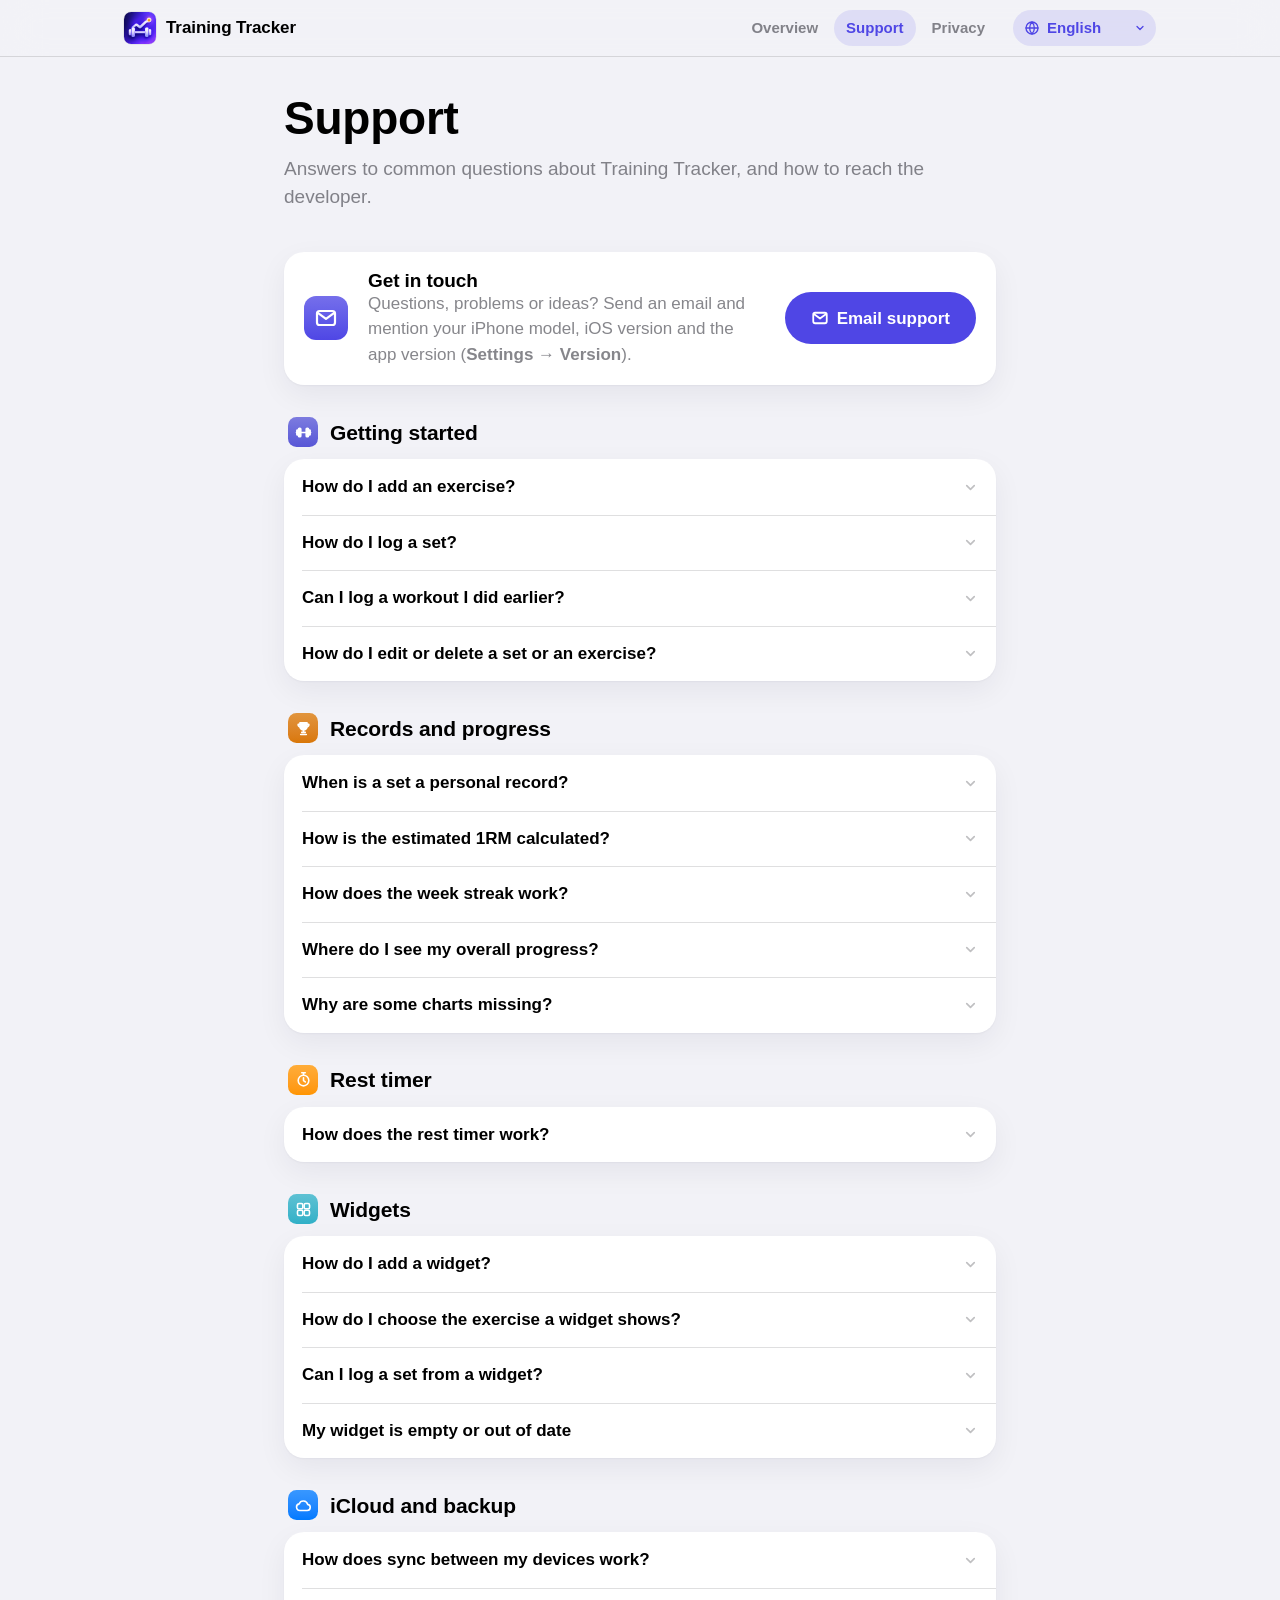
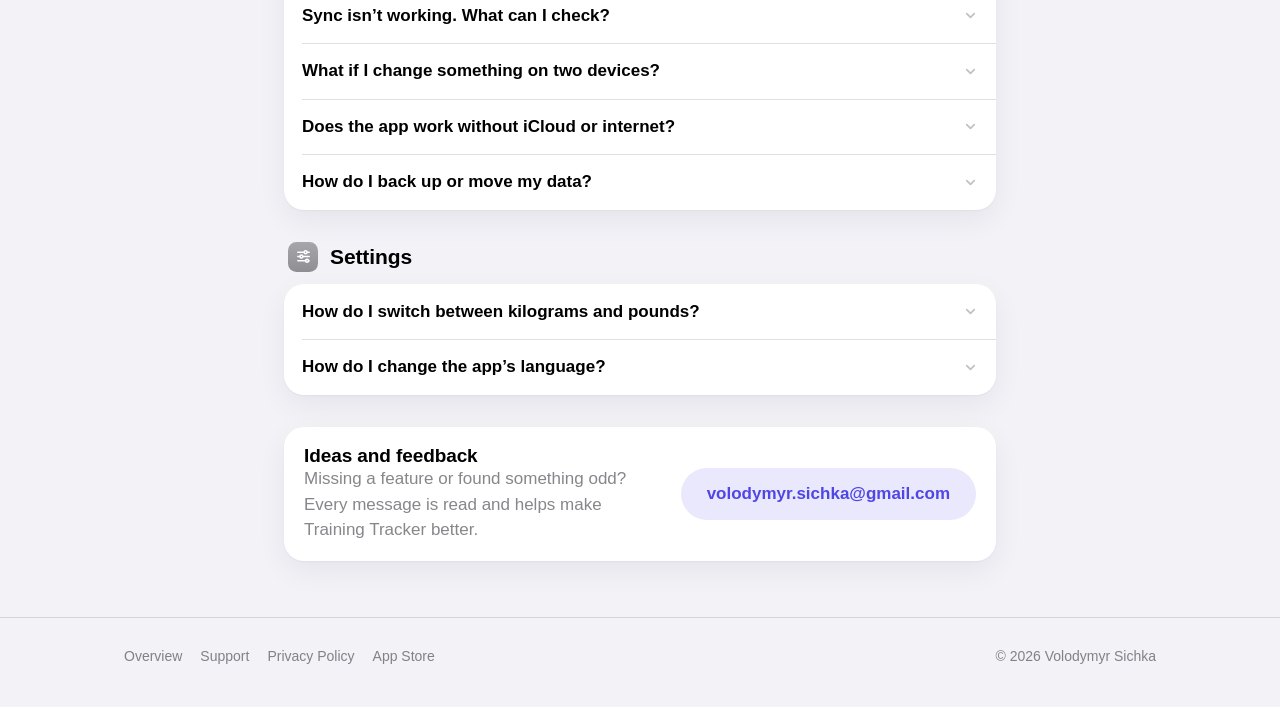
<file: support.html>
<!doctype html>
<html lang="en">
<head>
  <meta charset="utf-8">
  <meta name="viewport" content="width=device-width, initial-scale=1, viewport-fit=cover">
  <meta name="color-scheme" content="light dark">
  <meta name="theme-color" media="(prefers-color-scheme: light)" content="#F2F2F7">
  <meta name="theme-color" media="(prefers-color-scheme: dark)" content="#000000">
  <title>Support · Training Tracker</title>
  <meta name="description" content="Answers to common questions about Training Tracker and how to contact the developer.">
  <link rel="icon" type="image/png" href="assets/favicon.png">
  <link rel="apple-touch-icon" href="assets/apple-touch-icon.png">
  <link rel="stylesheet" href="assets/style.css">
  <script src="assets/site.js"></script>
</head>
<body>
  <div class="l10n" data-title hidden>
    <span lang="en">Support · Training Tracker</span>
    <span lang="de">Support · Training Tracker</span>
    <span lang="fr">Assistance · Training Tracker</span>
    <span lang="uk">Підтримка · Training Tracker</span>
    <span lang="es">Soporte · Training Tracker</span>
    <span lang="ja">サポート · Training Tracker</span>
    <span lang="pt">Suporte · Training Tracker</span>
  </div>

  <header class="topbar">
    <div class="wrap">
      <a class="brand display" href="marketing.html">
        <picture>
          <source srcset="assets/app-icon-dark.png" media="(prefers-color-scheme: dark)">
          <img src="assets/app-icon.png" alt="" width="32" height="32">
        </picture>
        <span>Training Tracker</span>
      </a>
      <nav class="nav">
        <a href="marketing.html" class="l10n"><span lang="en">Overview</span><span lang="de">Überblick</span><span lang="fr">Aperçu</span><span lang="uk">Огляд</span><span lang="es">Resumen</span><span lang="ja">概要</span><span lang="pt">Visão geral</span></a>
        <a href="support.html" class="l10n" aria-current="page"><span lang="en">Support</span><span lang="de">Support</span><span lang="fr">Assistance</span><span lang="uk">Підтримка</span><span lang="es">Soporte</span><span lang="ja">サポート</span><span lang="pt">Suporte</span></a>
        <a href="privacy-policy.html" class="l10n"><span lang="en">Privacy</span><span lang="de">Datenschutz</span><span lang="fr">Confidentialité</span><span lang="uk">Конфіденційність</span><span lang="es">Privacidad</span><span lang="ja">プライバシー</span><span lang="pt">Privacidade</span></a>
      </nav>
      <label class="lang-picker">
        <svg class="icon" aria-hidden="true"><use href="assets/icons.svg#globe"/></svg>
        <select id="language" aria-label="Language">
          <option value="en">English</option>
          <option value="de">Deutsch</option>
          <option value="fr">Français</option>
          <option value="uk">Українська</option>
          <option value="es">Español</option>
          <option value="ja">日本語</option>
          <option value="pt">Português</option>
        </select>
        <svg class="icon chevron" aria-hidden="true"><use href="assets/icons.svg#chevron-down"/></svg>
      </label>
    </div>
  </header>

  <main class="wrap narrow l10n">

    <!-- English -->
    <article lang="en">
      <header class="page-head">
        <h1 class="display">Support</h1>
        <p class="lead">Answers to common questions about Training Tracker, and how to reach the developer.</p>
      </header>

      <section class="section">
        <div class="card contact">
          <span class="tile lg c-accent"><svg class="icon"><use href="assets/icons.svg#mail"/></svg></span>
          <div class="text">
            <strong class="display">Get in touch</strong>
            <span class="secondary">Questions, problems or ideas? Send an email and mention your iPhone model, iOS version and the app version (<span class="ui">Settings → Version</span>).</span>
          </div>
          <a class="btn" href="mailto:volodymyr.sichka@gmail.com?subject=Training%20Tracker"><svg class="icon" aria-hidden="true"><use href="assets/icons.svg#mail"/></svg>Email support</a>
        </div>
      </section>

      <section class="section">
        <h2 class="section-title display"><span class="tile c-indigo"><svg class="icon"><use href="assets/icons.svg#barbell"/></svg></span>Getting started</h2>
        <div class="group">
          <details class="faq"><summary>How do I add an exercise?<svg class="icon chevron"><use href="assets/icons.svg#chevron-down"/></svg></summary>
            <div class="answer"><p>On the <span class="ui">Workouts</span> tab, tap <span class="ui">+</span>, type a name or tap one of the popular exercises, then tap <span class="ui">Create</span>. The new exercise opens right away.</p></div></details>
          <details class="faq"><summary>How do I log a set?<svg class="icon chevron"><use href="assets/icons.svg#chevron-down"/></svg></summary>
            <div class="answer"><p>Tap <span class="ui">+</span> on an exercise’s row or swipe right on it, or open the exercise and tap <span class="ui">Log Result</span>. Weight and reps start from your last set, so repeating it is a single tap on <span class="ui">Save Result</span>.</p><p>Adjust the weight with the plate steps (±2.5/±5&nbsp;kg or ±5/±10&nbsp;lb) and the reps with the presets, or press and hold the steppers. For pull-ups and other bodyweight exercises, switch on bodyweight and only reps are tracked.</p></div></details>
          <details class="faq"><summary>Can I log a workout I did earlier?<svg class="icon chevron"><use href="assets/icons.svg#chevron-down"/></svg></summary>
            <div class="answer"><p>Yes. Change the date and time in the log sheet before saving. Back-dated sets don’t start the rest timer.</p></div></details>
          <details class="faq"><summary>How do I edit or delete a set or an exercise?<svg class="icon chevron"><use href="assets/icons.svg#chevron-down"/></svg></summary>
            <div class="answer"><p>Open the exercise and tap a set in its history to edit or delete it. To rename or delete an exercise, swipe left on it in the list or touch and hold it.</p><p>Deleting an exercise that has results asks for confirmation, and anything you delete can be restored with <span class="ui">Undo</span> in the message at the bottom of the screen.</p></div></details>
        </div>
      </section>

      <section class="section">
        <h2 class="section-title display"><span class="tile c-gold"><svg class="icon"><use href="assets/icons.svg#trophy"/></svg></span>Records and progress</h2>
        <div class="group">
          <details class="faq"><summary>When is a set a personal record?<svg class="icon chevron"><use href="assets/icons.svg#chevron-down"/></svg></summary>
            <div class="answer"><p>A weighted set is a record when its weight or its estimated one-rep max beats every earlier set of that exercise; a bodyweight set when its reps do. The very first set of an exercise is never a record. Records are marked in gold and celebrated with confetti as you log them.</p></div></details>
          <details class="faq"><summary>How is the estimated 1RM calculated?<svg class="icon chevron"><use href="assets/icons.svg#chevron-down"/></svg></summary>
            <div class="answer"><p>With the Epley formula: weight × (1 + reps ÷ 30). For a single rep it’s the weight itself. Bodyweight sets have no 1RM.</p></div></details>
          <details class="faq"><summary>How does the week streak work?<svg class="icon chevron"><use href="assets/icons.svg#chevron-down"/></svg></summary>
            <div class="answer"><p>It counts consecutive calendar weeks with at least one session. The current week doesn’t break your streak while it’s still running; only a whole week without training does.</p></div></details>
          <details class="faq"><summary>Where do I see my overall progress?<svg class="icon chevron"><use href="assets/icons.svg#chevron-down"/></svg></summary>
            <div class="answer"><p>Every exercise has a chart of weight, estimated 1RM, volume or reps over 1W, 1M, 3M, 1Y or All (drag across it to inspect a day), its personal records and its full history. The <span class="ui">Statistics</span> tab adds sessions and volume compared with the previous period, a training volume chart, an 18-week consistency map and a progress card for every exercise.</p></div></details>
          <details class="faq"><summary>Why are some charts missing?<svg class="icon chevron"><use href="assets/icons.svg#chevron-down"/></svg></summary>
            <div class="answer"><p>Charts with fewer than 2 results in the selected range are hidden. To always show them, turn off <span class="ui">Hide Empty Charts</span> in <span class="ui">Settings</span>.</p></div></details>
        </div>
      </section>

      <section class="section">
        <h2 class="section-title display"><span class="tile c-orange"><svg class="icon"><use href="assets/icons.svg#timer"/></svg></span>Rest timer</h2>
        <div class="group">
          <details class="faq"><summary>How does the rest timer work?<svg class="icon chevron"><use href="assets/icons.svg#chevron-down"/></svg></summary>
            <div class="answer"><p>It starts by itself after you log a set. The floating pill shows your rest time with a ring that fills over 3 minutes, and a haptic tells you when it’s full. Tap <span class="ui">Next set</span> to log the next set of the same exercise, prefilled with the one you just did. The timer hides after 15 minutes, or you can stop it yourself.</p></div></details>
        </div>
      </section>

      <section class="section">
        <h2 class="section-title display"><span class="tile c-teal"><svg class="icon"><use href="assets/icons.svg#widgets"/></svg></span>Widgets</h2>
        <div class="group">
          <details class="faq"><summary>How do I add a widget?<svg class="icon chevron"><use href="assets/icons.svg#chevron-down"/></svg></summary>
            <div class="answer"><p>Touch and hold an empty area of the Home Screen, tap <span class="ui">Edit</span> → <span class="ui">Add Widget</span> and choose Training Track. <span class="ui">This Week</span> shows your sessions, streak and latest exercises; <span class="ui">Exercise</span> shows one exercise’s latest set, trend and records. Both come in small, medium and large.</p><p>For the Lock Screen, touch and hold it, tap <span class="ui">Customize</span> and add a widget there.</p></div></details>
          <details class="faq"><summary>How do I choose the exercise a widget shows?<svg class="icon chevron"><use href="assets/icons.svg#chevron-down"/></svg></summary>
            <div class="answer"><p>Touch and hold the Exercise widget, tap <span class="ui">Edit Widget</span> and pick an exercise, or keep <span class="ui">Most Recent</span> to always see the one you trained last.</p></div></details>
          <details class="faq"><summary>Can I log a set from a widget?<svg class="icon chevron"><use href="assets/icons.svg#chevron-down"/></svg></summary>
            <div class="answer"><p>Tap <span class="ui">+</span> next to an exercise and the app opens its log sheet, prefilled from your last set. Tap anywhere else to open the app or the exercise. Widgets never change your log by themselves.</p></div></details>
          <details class="faq"><summary>My widget is empty or out of date<svg class="icon chevron"><use href="assets/icons.svg#chevron-down"/></svg></summary>
            <div class="answer"><p>Open the app once: widgets show what the app last saved. After that they update as soon as you log a set and move on to the new day at midnight.</p></div></details>
        </div>
      </section>

      <section class="section">
        <h2 class="section-title display"><span class="tile c-blue"><svg class="icon"><use href="assets/icons.svg#cloud"/></svg></span>iCloud and backup</h2>
        <div class="group">
          <details class="faq"><summary>How does sync between my devices work?<svg class="icon chevron"><use href="assets/icons.svg#chevron-down"/></svg></summary>
            <div class="answer"><p>Sign in with the same Apple Account on each device and keep iCloud turned on for the app (<span class="ui">Settings → [your name] → iCloud</span>). Training Tracker syncs whenever you change something and every 30 seconds while it’s open. Your preferences, such as the unit and language, sync too.</p></div></details>
          <details class="faq"><summary>Sync isn’t working. What can I check?<svg class="icon chevron"><use href="assets/icons.svg#chevron-down"/></svg></summary>
            <div class="answer"><p>Open the app’s <span class="ui">Settings</span> tab and look at <span class="ui">iCloud Sync</span>:</p><ul><li><strong>Not Available:</strong> sign in to iCloud in the iOS Settings app.</li><li><strong>Restricted:</strong> iCloud is limited by Screen Time or a device management profile.</li><li><strong>Offline:</strong> check your internet connection.</li></ul><p>When the status is <span class="ui">Active</span>, tap <span class="ui">Sync Now</span>. Your log is safe in the meantime: the app keeps working offline and syncs as soon as it can.</p></div></details>
          <details class="faq"><summary>What if I change something on two devices?<svg class="icon chevron"><use href="assets/icons.svg#chevron-down"/></svg></summary>
            <div class="answer"><p>The changes are merged automatically and nothing is duplicated. If the same set or exercise was edited on both, the most recent change wins.</p></div></details>
          <details class="faq"><summary>Does the app work without iCloud or internet?<svg class="icon chevron"><use href="assets/icons.svg#chevron-down"/></svg></summary>
            <div class="answer"><p>Yes, fully. Without iCloud your log simply stays on the device.</p></div></details>
          <details class="faq"><summary>How do I back up or move my data?<svg class="icon chevron"><use href="assets/icons.svg#chevron-down"/></svg></summary>
            <div class="answer"><p>In <span class="ui">Settings</span>, tap <span class="ui">Export CSV</span> and save or share the file. To bring it back, tap <span class="ui">Import CSV</span> and pick the file: it’s merged with your current log, and sets you already have are skipped. It’s a plain CSV file, so it also opens in Numbers or Excel:</p><pre><code>Workout,Date,Weight,Unit,Reps
"Bench Press",2025-01-15 14:30:00,80.0,kg,10</code></pre></div></details>
        </div>
      </section>

      <section class="section">
        <h2 class="section-title display"><span class="tile c-gray"><svg class="icon"><use href="assets/icons.svg#sliders"/></svg></span>Settings</h2>
        <div class="group">
          <details class="faq"><summary>How do I switch between kilograms and pounds?<svg class="icon chevron"><use href="assets/icons.svg#chevron-down"/></svg></summary>
            <div class="answer"><p>In <span class="ui">Settings</span>, choose kg or lb under <span class="ui">Weight Unit</span>. All sets are converted for display, whichever unit you logged them in. A single set can also be logged in the other unit right in the log sheet.</p></div></details>
          <details class="faq"><summary>How do I change the app’s language?<svg class="icon chevron"><use href="assets/icons.svg#chevron-down"/></svg></summary>
            <div class="answer"><p>In <span class="ui">Settings</span>, choose a <span class="ui">Language</span>: English, Deutsch, Français, Українська, Español, 日本語 or Português, or <span class="ui">System default</span> to follow your iPhone. The widgets use the app’s language too.</p></div></details>
        </div>
      </section>

      <section class="section">
        <div class="card contact">
          <div class="text">
            <strong class="display">Ideas and feedback</strong>
            <span class="secondary">Missing a feature or found something odd? Every message is read and helps make Training Tracker better.</span>
          </div>
          <a class="btn soft" href="mailto:volodymyr.sichka@gmail.com?subject=Training%20Tracker">volodymyr.sichka@gmail.com</a>
        </div>
      </section>
    </article>

    <!-- Deutsch -->
    <article lang="de">
      <header class="page-head">
        <h1 class="display">Support</h1>
        <p class="lead">Antworten auf häufige Fragen zu Training Tracker und der direkte Draht zum Entwickler.</p>
      </header>

      <section class="section">
        <div class="card contact">
          <span class="tile lg c-accent"><svg class="icon"><use href="assets/icons.svg#mail"/></svg></span>
          <div class="text">
            <strong class="display">Kontakt</strong>
            <span class="secondary">Fragen, Probleme oder Ideen? Schreib eine E-Mail und nenne dein iPhone-Modell, die iOS-Version und die App-Version (<span class="ui">Einstellungen → Version</span>).</span>
          </div>
          <a class="btn" href="mailto:volodymyr.sichka@gmail.com?subject=Training%20Tracker"><svg class="icon" aria-hidden="true"><use href="assets/icons.svg#mail"/></svg>E-Mail schreiben</a>
        </div>
      </section>

      <section class="section">
        <h2 class="section-title display"><span class="tile c-indigo"><svg class="icon"><use href="assets/icons.svg#barbell"/></svg></span>Erste Schritte</h2>
        <div class="group">
          <details class="faq"><summary>Wie füge ich eine Übung hinzu?<svg class="icon chevron"><use href="assets/icons.svg#chevron-down"/></svg></summary>
            <div class="answer"><p>Tippe im Tab <span class="ui">Übungen</span> auf <span class="ui">+</span>, gib einen Namen ein oder tippe auf eine der beliebten Übungen und dann auf <span class="ui">Erstellen</span>. Die neue Übung öffnet sich sofort.</p></div></details>
          <details class="faq"><summary>Wie trage ich einen Satz ein?<svg class="icon chevron"><use href="assets/icons.svg#chevron-down"/></svg></summary>
            <div class="answer"><p>Tippe in der Zeile einer Übung auf <span class="ui">+</span> oder wische nach rechts – oder öffne die Übung und tippe auf <span class="ui">Ergebnis eintragen</span>. Gewicht und Wiederholungen übernimmt die App aus deinem letzten Satz, ein gleicher Satz ist also nur ein Tipp auf <span class="ui">Ergebnis sichern</span>.</p><p>Ändere das Gewicht in Scheibenschritten (±2,5/±5&nbsp;kg oder ±5/±10&nbsp;lb) und die Wiederholungen über die Vorgaben, oder halte die Stepper gedrückt. Bei Klimmzügen und anderen Körpergewichtsübungen schaltest du auf Körpergewicht um, dann zählen nur die Wiederholungen.</p></div></details>
          <details class="faq"><summary>Kann ich ein früheres Training nachtragen?<svg class="icon chevron"><use href="assets/icons.svg#chevron-down"/></svg></summary>
            <div class="answer"><p>Ja. Ändere vor dem Sichern Datum und Uhrzeit. Nachgetragene Sätze starten keinen Pausentimer.</p></div></details>
          <details class="faq"><summary>Wie bearbeite oder lösche ich einen Satz oder eine Übung?<svg class="icon chevron"><use href="assets/icons.svg#chevron-down"/></svg></summary>
            <div class="answer"><p>Öffne die Übung und tippe im Verlauf auf einen Satz, um ihn zu bearbeiten oder zu löschen. Zum Umbenennen oder Löschen einer Übung wischst du in der Liste nach links oder hältst sie gedrückt.</p><p>Beim Löschen einer Übung mit Ergebnissen fragt die App nach, und alles Gelöschte lässt sich über <span class="ui">Widerrufen</span> in der Meldung am unteren Bildschirmrand wiederherstellen.</p></div></details>
        </div>
      </section>

      <section class="section">
        <h2 class="section-title display"><span class="tile c-gold"><svg class="icon"><use href="assets/icons.svg#trophy"/></svg></span>Rekorde und Fortschritt</h2>
        <div class="group">
          <details class="faq"><summary>Wann ist ein Satz ein persönlicher Rekord?<svg class="icon chevron"><use href="assets/icons.svg#chevron-down"/></svg></summary>
            <div class="answer"><p>Ein Satz mit Gewicht ist ein Rekord, wenn sein Gewicht oder sein geschätztes 1RM alle früheren Sätze dieser Übung übertrifft; ein Körpergewichtssatz, wenn seine Wiederholungen das tun. Der allererste Satz einer Übung ist nie ein Rekord. Rekorde sind golden markiert und werden beim Eintragen mit Konfetti gefeiert.</p></div></details>
          <details class="faq"><summary>Wie wird das geschätzte 1RM berechnet?<svg class="icon chevron"><use href="assets/icons.svg#chevron-down"/></svg></summary>
            <div class="answer"><p>Mit der Epley-Formel: Gewicht × (1 + Wiederholungen ÷ 30). Bei einer einzigen Wiederholung ist es das Gewicht selbst. Körpergewichtssätze haben kein 1RM.</p></div></details>
          <details class="faq"><summary>Wie funktioniert die Wochen-Serie?<svg class="icon chevron"><use href="assets/icons.svg#chevron-down"/></svg></summary>
            <div class="answer"><p>Sie zählt aufeinanderfolgende Kalenderwochen mit mindestens einer Einheit. Die laufende Woche unterbricht deine Serie nicht, solange sie noch läuft – erst eine ganze Woche ohne Training tut das.</p></div></details>
          <details class="faq"><summary>Wo sehe ich meinen Gesamtfortschritt?<svg class="icon chevron"><use href="assets/icons.svg#chevron-down"/></svg></summary>
            <div class="answer"><p>Jede Übung hat ein Diagramm für Gewicht, geschätztes 1RM, Volumen oder Wiederholungen über 1&nbsp;W, 1&nbsp;M, 3&nbsp;M, 1&nbsp;J oder Alle (zum Ansehen eines Tages darüberstreichen), dazu ihre persönlichen Rekorde und den ganzen Verlauf. Der Tab <span class="ui">Statistik</span> zeigt Einheiten und Volumen im Vergleich zum Vorzeitraum, ein Trainingsvolumen-Diagramm, eine Regelmäßigkeitskarte über 18 Wochen und eine Fortschrittskarte für jede Übung.</p></div></details>
          <details class="faq"><summary>Warum fehlen manche Diagramme?<svg class="icon chevron"><use href="assets/icons.svg#chevron-down"/></svg></summary>
            <div class="answer"><p>Diagramme mit weniger als 2 Ergebnissen im gewählten Zeitraum werden ausgeblendet. Damit sie immer erscheinen, schalte in den <span class="ui">Einstellungen</span> <span class="ui">Leere Diagramme ausblenden</span> aus.</p></div></details>
        </div>
      </section>

      <section class="section">
        <h2 class="section-title display"><span class="tile c-orange"><svg class="icon"><use href="assets/icons.svg#timer"/></svg></span>Pausentimer</h2>
        <div class="group">
          <details class="faq"><summary>Wie funktioniert der Pausentimer?<svg class="icon chevron"><use href="assets/icons.svg#chevron-down"/></svg></summary>
            <div class="answer"><p>Er startet von selbst, sobald du einen Satz einträgst. Die schwebende Anzeige zeigt deine Pausenzeit mit einem Ring, der sich in 3 Minuten füllt, und ein haptisches Signal meldet, wenn er voll ist. Tippe auf <span class="ui">Nächster Satz</span>, um den nächsten Satz derselben Übung einzutragen – vorausgefüllt mit dem gerade gemachten. Nach 15 Minuten blendet sich der Timer aus, du kannst ihn aber auch selbst stoppen.</p></div></details>
        </div>
      </section>

      <section class="section">
        <h2 class="section-title display"><span class="tile c-teal"><svg class="icon"><use href="assets/icons.svg#widgets"/></svg></span>Widgets</h2>
        <div class="group">
          <details class="faq"><summary>Wie füge ich ein Widget hinzu?<svg class="icon chevron"><use href="assets/icons.svg#chevron-down"/></svg></summary>
            <div class="answer"><p>Lege den Finger auf eine freie Stelle des Home-Bildschirms, tippe auf <span class="ui">Bearbeiten</span> → <span class="ui">Widget hinzufügen</span> und wähle Training Track. <span class="ui">Diese Woche</span> zeigt deine Einheiten, Serie und letzten Übungen; <span class="ui">Übung</span> zeigt den letzten Satz, den Verlauf und die Rekorde einer Übung. Beide gibt es klein, mittel und groß.</p><p>Für den Sperrbildschirm legst du den Finger darauf, tippst auf <span class="ui">Anpassen</span> und fügst dort ein Widget hinzu.</p></div></details>
          <details class="faq"><summary>Wie wähle ich die Übung für ein Widget?<svg class="icon chevron"><use href="assets/icons.svg#chevron-down"/></svg></summary>
            <div class="answer"><p>Halte das Übungs-Widget gedrückt, tippe auf <span class="ui">Widget bearbeiten</span> und wähle eine Übung – oder behalte <span class="ui">Zuletzt trainiert</span>, um immer die zuletzt trainierte zu sehen.</p></div></details>
          <details class="faq"><summary>Kann ich über ein Widget einen Satz eintragen?<svg class="icon chevron"><use href="assets/icons.svg#chevron-down"/></svg></summary>
            <div class="answer"><p>Tippe neben einer Übung auf <span class="ui">+</span>, und die App öffnet das Eintragen, vorausgefüllt mit deinem letzten Satz. Ein Tipp an anderer Stelle öffnet die App oder die Übung. Widgets ändern dein Tagebuch nie selbst.</p></div></details>
          <details class="faq"><summary>Mein Widget ist leer oder veraltet<svg class="icon chevron"><use href="assets/icons.svg#chevron-down"/></svg></summary>
            <div class="answer"><p>Öffne die App einmal: Widgets zeigen, was die App zuletzt gespeichert hat. Danach aktualisieren sie sich, sobald du einen Satz einträgst, und wechseln um Mitternacht auf den neuen Tag.</p></div></details>
        </div>
      </section>

      <section class="section">
        <h2 class="section-title display"><span class="tile c-blue"><svg class="icon"><use href="assets/icons.svg#cloud"/></svg></span>iCloud und Backup</h2>
        <div class="group">
          <details class="faq"><summary>Wie funktioniert der Abgleich zwischen meinen Geräten?<svg class="icon chevron"><use href="assets/icons.svg#chevron-down"/></svg></summary>
            <div class="answer"><p>Melde dich auf jedem Gerät mit demselben Apple Account an und lass iCloud für die App eingeschaltet (<span class="ui">Einstellungen → [dein Name] → iCloud</span>). Training Tracker synchronisiert bei jeder Änderung und alle 30 Sekunden, solange die App geöffnet ist. Auch deine Einstellungen wie Einheit und Sprache werden abgeglichen.</p></div></details>
          <details class="faq"><summary>Die Synchronisierung klappt nicht. Was kann ich prüfen?<svg class="icon chevron"><use href="assets/icons.svg#chevron-down"/></svg></summary>
            <div class="answer"><p>Öffne in der App den Tab <span class="ui">Einstellungen</span> und sieh dir <span class="ui">iCloud-Sync</span> an:</p><ul><li><strong>Nicht verfügbar:</strong> Melde dich in der iOS-App „Einstellungen“ bei iCloud an.</li><li><strong>Eingeschränkt:</strong> iCloud ist durch Bildschirmzeit oder ein Geräteverwaltungsprofil beschränkt.</li><li><strong>Offline:</strong> Prüfe deine Internetverbindung.</li></ul><p>Steht der Status auf <span class="ui">Aktiv</span>, tippe auf <span class="ui">Jetzt synchronisieren</span>. Deine Daten sind solange sicher: Die App arbeitet offline weiter und synchronisiert, sobald es geht.</p></div></details>
          <details class="faq"><summary>Was passiert, wenn ich auf zwei Geräten etwas ändere?<svg class="icon chevron"><use href="assets/icons.svg#chevron-down"/></svg></summary>
            <div class="answer"><p>Die Änderungen werden automatisch zusammengeführt, nichts wird doppelt. Wurde derselbe Satz oder dieselbe Übung auf beiden geändert, gilt die neueste Änderung.</p></div></details>
          <details class="faq"><summary>Funktioniert die App ohne iCloud oder Internet?<svg class="icon chevron"><use href="assets/icons.svg#chevron-down"/></svg></summary>
            <div class="answer"><p>Ja, vollständig. Ohne iCloud bleibt dein Tagebuch einfach auf dem Gerät.</p></div></details>
          <details class="faq"><summary>Wie sichere oder übertrage ich meine Daten?<svg class="icon chevron"><use href="assets/icons.svg#chevron-down"/></svg></summary>
            <div class="answer"><p>Tippe in den <span class="ui">Einstellungen</span> auf <span class="ui">CSV exportieren</span> und sichere oder teile die Datei. Zum Zurückholen tippst du auf <span class="ui">CSV importieren</span> und wählst die Datei: Sie wird mit deinem aktuellen Tagebuch zusammengeführt, vorhandene Sätze werden übersprungen. Es ist eine einfache CSV-Datei, die sich auch in Numbers oder Excel öffnen lässt:</p><pre><code>Workout,Date,Weight,Unit,Reps
"Bench Press",2025-01-15 14:30:00,80.0,kg,10</code></pre></div></details>
        </div>
      </section>

      <section class="section">
        <h2 class="section-title display"><span class="tile c-gray"><svg class="icon"><use href="assets/icons.svg#sliders"/></svg></span>Einstellungen</h2>
        <div class="group">
          <details class="faq"><summary>Wie wechsle ich zwischen Kilogramm und Pfund?<svg class="icon chevron"><use href="assets/icons.svg#chevron-down"/></svg></summary>
            <div class="answer"><p>Wähle in den <span class="ui">Einstellungen</span> unter <span class="ui">Gewichtseinheit</span> kg oder lb. Alle Sätze werden umgerechnet angezeigt, egal in welcher Einheit du sie eingetragen hast. Einen einzelnen Satz kannst du beim Eintragen auch in der anderen Einheit erfassen.</p></div></details>
          <details class="faq"><summary>Wie ändere ich die Sprache der App?<svg class="icon chevron"><use href="assets/icons.svg#chevron-down"/></svg></summary>
            <div class="answer"><p>Wähle in den <span class="ui">Einstellungen</span> unter <span class="ui">Sprache</span> English, Deutsch, Français, Українська, Español, 日本語 oder Português – oder <span class="ui">Systemstandard</span>, um der Sprache deines iPhone zu folgen. Auch die Widgets verwenden die Sprache der App.</p></div></details>
        </div>
      </section>

      <section class="section">
        <div class="card contact">
          <div class="text">
            <strong class="display">Ideen und Feedback</strong>
            <span class="secondary">Fehlt dir eine Funktion oder ist dir etwas aufgefallen? Jede Nachricht wird gelesen und hilft, Training Tracker besser zu machen.</span>
          </div>
          <a class="btn soft" href="mailto:volodymyr.sichka@gmail.com?subject=Training%20Tracker">volodymyr.sichka@gmail.com</a>
        </div>
      </section>
    </article>

    <!-- Français -->
    <article lang="fr">
      <header class="page-head">
        <h1 class="display">Assistance</h1>
        <p class="lead">Les réponses aux questions fréquentes sur Training Tracker, et comment joindre le développeur.</p>
      </header>

      <section class="section">
        <div class="card contact">
          <span class="tile lg c-accent"><svg class="icon"><use href="assets/icons.svg#mail"/></svg></span>
          <div class="text">
            <strong class="display">Nous contacter</strong>
            <span class="secondary">Une question, un problème ou une idée&nbsp;? Envoyez un e-mail en précisant votre modèle d’iPhone, votre version d’iOS et la version de l’app (<span class="ui">Réglages → Version</span>).</span>
          </div>
          <a class="btn" href="mailto:volodymyr.sichka@gmail.com?subject=Training%20Tracker"><svg class="icon" aria-hidden="true"><use href="assets/icons.svg#mail"/></svg>Écrire un e-mail</a>
        </div>
      </section>

      <section class="section">
        <h2 class="section-title display"><span class="tile c-indigo"><svg class="icon"><use href="assets/icons.svg#barbell"/></svg></span>Premiers pas</h2>
        <div class="group">
          <details class="faq"><summary>Comment ajouter un exercice&nbsp;?<svg class="icon chevron"><use href="assets/icons.svg#chevron-down"/></svg></summary>
            <div class="answer"><p>Dans l’onglet <span class="ui">Exercices</span>, touchez <span class="ui">+</span>, saisissez un nom ou touchez l’un des exercices populaires, puis touchez <span class="ui">Créer</span>. Le nouvel exercice s’ouvre aussitôt.</p></div></details>
          <details class="faq"><summary>Comment noter une série&nbsp;?<svg class="icon chevron"><use href="assets/icons.svg#chevron-down"/></svg></summary>
            <div class="answer"><p>Touchez <span class="ui">+</span> sur la ligne d’un exercice ou balayez-la vers la droite, ou ouvrez l’exercice et touchez <span class="ui">Noter un résultat</span>. La charge et les répétitions reprennent votre dernière série&nbsp;: pour la répéter, il suffit de toucher <span class="ui">Enregistrer le résultat</span>.</p><p>Ajustez la charge par pas de disques (±2,5/±5&nbsp;kg ou ±5/±10&nbsp;lb) et les répétitions avec les valeurs prédéfinies, ou maintenez le doigt sur les boutons. Pour les tractions et autres exercices au poids du corps, activez le poids du corps&nbsp;: seules les répétitions comptent.</p></div></details>
          <details class="faq"><summary>Puis-je noter une séance passée&nbsp;?<svg class="icon chevron"><use href="assets/icons.svg#chevron-down"/></svg></summary>
            <div class="answer"><p>Oui. Modifiez la date et l’heure avant d’enregistrer. Les séries antidatées ne lancent pas le minuteur de repos.</p></div></details>
          <details class="faq"><summary>Comment modifier ou supprimer une série ou un exercice&nbsp;?<svg class="icon chevron"><use href="assets/icons.svg#chevron-down"/></svg></summary>
            <div class="answer"><p>Ouvrez l’exercice et touchez une série dans l’historique pour la modifier ou la supprimer. Pour renommer ou supprimer un exercice, balayez-le vers la gauche dans la liste ou maintenez le doigt dessus.</p><p>La suppression d’un exercice contenant des résultats demande une confirmation, et tout ce que vous supprimez peut être rétabli avec <span class="ui">Annuler</span> dans le message en bas de l’écran.</p></div></details>
        </div>
      </section>

      <section class="section">
        <h2 class="section-title display"><span class="tile c-gold"><svg class="icon"><use href="assets/icons.svg#trophy"/></svg></span>Records et progression</h2>
        <div class="group">
          <details class="faq"><summary>Quand une série est-elle un record personnel&nbsp;?<svg class="icon chevron"><use href="assets/icons.svg#chevron-down"/></svg></summary>
            <div class="answer"><p>Une série avec charge est un record quand sa charge ou son 1RM estimé dépasse toutes les séries précédentes de l’exercice&nbsp;; une série au poids du corps, quand ses répétitions le font. La toute première série d’un exercice n’est jamais un record. Les records sont marqués en or et fêtés avec des confettis dès que vous les notez.</p></div></details>
          <details class="faq"><summary>Comment le 1RM estimé est-il calculé&nbsp;?<svg class="icon chevron"><use href="assets/icons.svg#chevron-down"/></svg></summary>
            <div class="answer"><p>Avec la formule d’Epley&nbsp;: charge × (1 + répétitions ÷ 30). Pour une seule répétition, c’est la charge elle-même. Les séries au poids du corps n’ont pas de 1RM.</p></div></details>
          <details class="faq"><summary>Comment fonctionne la série de semaines&nbsp;?<svg class="icon chevron"><use href="assets/icons.svg#chevron-down"/></svg></summary>
            <div class="answer"><p>Elle compte les semaines calendaires consécutives avec au moins une séance. La semaine en cours ne casse pas votre série tant qu’elle n’est pas terminée&nbsp;: seule une semaine entière sans entraînement le fait.</p></div></details>
          <details class="faq"><summary>Où voir ma progression globale&nbsp;?<svg class="icon chevron"><use href="assets/icons.svg#chevron-down"/></svg></summary>
            <div class="answer"><p>Chaque exercice a un graphique de la charge, du 1RM estimé, du volume ou des répétitions sur 1&nbsp;S, 1&nbsp;M, 3&nbsp;M, 1&nbsp;A ou Tout (faites glisser le doigt pour voir un jour), ses records personnels et tout son historique. L’onglet <span class="ui">Statistiques</span> ajoute les séances et le volume comparés à la période précédente, un graphique du volume d’entraînement, une carte de régularité sur 18&nbsp;semaines et une fiche de progression pour chaque exercice.</p></div></details>
          <details class="faq"><summary>Pourquoi certains graphiques manquent-ils&nbsp;?<svg class="icon chevron"><use href="assets/icons.svg#chevron-down"/></svg></summary>
            <div class="answer"><p>Les graphiques comportant moins de 2 résultats dans la plage choisie sont masqués. Pour toujours les afficher, désactivez <span class="ui">Masquer les graphiques vides</span> dans <span class="ui">Réglages</span>.</p></div></details>
        </div>
      </section>

      <section class="section">
        <h2 class="section-title display"><span class="tile c-orange"><svg class="icon"><use href="assets/icons.svg#timer"/></svg></span>Minuteur de repos</h2>
        <div class="group">
          <details class="faq"><summary>Comment fonctionne le minuteur de repos&nbsp;?<svg class="icon chevron"><use href="assets/icons.svg#chevron-down"/></svg></summary>
            <div class="answer"><p>Il démarre tout seul après chaque série notée. La pastille flottante affiche votre temps de repos avec un anneau qui se remplit en 3&nbsp;minutes, et une vibration vous prévient quand il est plein. Touchez <span class="ui">Série suivante</span> pour noter la série suivante du même exercice, préremplie avec celle que vous venez de faire. Le minuteur disparaît après 15&nbsp;minutes, mais vous pouvez aussi l’arrêter vous-même.</p></div></details>
        </div>
      </section>

      <section class="section">
        <h2 class="section-title display"><span class="tile c-teal"><svg class="icon"><use href="assets/icons.svg#widgets"/></svg></span>Widgets</h2>
        <div class="group">
          <details class="faq"><summary>Comment ajouter un widget&nbsp;?<svg class="icon chevron"><use href="assets/icons.svg#chevron-down"/></svg></summary>
            <div class="answer"><p>Maintenez le doigt sur une zone vide de l’écran d’accueil, touchez <span class="ui">Modifier</span> → <span class="ui">Ajouter un widget</span> et choisissez Training Track. <span class="ui">Cette semaine</span> affiche vos séances, votre série de semaines et vos derniers exercices&nbsp;; <span class="ui">Exercice</span> affiche la dernière série, la tendance et les records d’un exercice. Les deux existent en petit, moyen et grand format.</p><p>Pour l’écran verrouillé, maintenez le doigt dessus, touchez <span class="ui">Personnaliser</span> et ajoutez-y un widget.</p></div></details>
          <details class="faq"><summary>Comment choisir l’exercice d’un widget&nbsp;?<svg class="icon chevron"><use href="assets/icons.svg#chevron-down"/></svg></summary>
            <div class="answer"><p>Maintenez le doigt sur le widget Exercice, touchez <span class="ui">Modifier le widget</span> et choisissez un exercice, ou gardez <span class="ui">Dernier entraîné</span> pour toujours voir le dernier travaillé.</p></div></details>
          <details class="faq"><summary>Puis-je noter une série depuis un widget&nbsp;?<svg class="icon chevron"><use href="assets/icons.svg#chevron-down"/></svg></summary>
            <div class="answer"><p>Touchez <span class="ui">+</span> à côté d’un exercice et l’app ouvre la saisie, préremplie avec votre dernière série. Touchez ailleurs pour ouvrir l’app ou l’exercice. Les widgets ne modifient jamais votre journal d’eux-mêmes.</p></div></details>
          <details class="faq"><summary>Mon widget est vide ou pas à jour<svg class="icon chevron"><use href="assets/icons.svg#chevron-down"/></svg></summary>
            <div class="answer"><p>Ouvrez l’app une fois&nbsp;: les widgets affichent ce que l’app a enregistré en dernier. Ensuite, ils se mettent à jour dès que vous notez une série et passent au nouveau jour à minuit.</p></div></details>
        </div>
      </section>

      <section class="section">
        <h2 class="section-title display"><span class="tile c-blue"><svg class="icon"><use href="assets/icons.svg#cloud"/></svg></span>iCloud et sauvegarde</h2>
        <div class="group">
          <details class="faq"><summary>Comment fonctionne la synchronisation entre mes appareils&nbsp;?<svg class="icon chevron"><use href="assets/icons.svg#chevron-down"/></svg></summary>
            <div class="answer"><p>Connectez-vous avec le même compte Apple sur chaque appareil et laissez iCloud activé pour l’app (<span class="ui">Réglages → [votre nom] → iCloud</span>). Training Tracker se synchronise à chaque modification et toutes les 30&nbsp;secondes tant qu’il est ouvert. Vos préférences, comme l’unité et la langue, sont synchronisées aussi.</p></div></details>
          <details class="faq"><summary>La synchronisation ne fonctionne pas. Que vérifier&nbsp;?<svg class="icon chevron"><use href="assets/icons.svg#chevron-down"/></svg></summary>
            <div class="answer"><p>Ouvrez l’onglet <span class="ui">Réglages</span> de l’app et regardez <span class="ui">Synchro iCloud</span>&nbsp;:</p><ul><li><strong>Indisponible&nbsp;:</strong> connectez-vous à iCloud dans l’app Réglages d’iOS.</li><li><strong>Restreint&nbsp;:</strong> iCloud est limité par Temps d’écran ou par un profil de gestion de l’appareil.</li><li><strong>Hors ligne&nbsp;:</strong> vérifiez votre connexion Internet.</li></ul><p>Quand l’état indique <span class="ui">Actif</span>, touchez <span class="ui">Synchroniser</span>. Vos données ne risquent rien entre-temps&nbsp;: l’app continue de fonctionner hors ligne et se synchronise dès que possible.</p></div></details>
          <details class="faq"><summary>Que se passe-t-il si je modifie quelque chose sur deux appareils&nbsp;?<svg class="icon chevron"><use href="assets/icons.svg#chevron-down"/></svg></summary>
            <div class="answer"><p>Les modifications sont fusionnées automatiquement, sans doublons. Si la même série ou le même exercice a été modifié des deux côtés, c’est la modification la plus récente qui l’emporte.</p></div></details>
          <details class="faq"><summary>L’app fonctionne-t-elle sans iCloud ni Internet&nbsp;?<svg class="icon chevron"><use href="assets/icons.svg#chevron-down"/></svg></summary>
            <div class="answer"><p>Oui, entièrement. Sans iCloud, votre journal reste simplement sur l’appareil.</p></div></details>
          <details class="faq"><summary>Comment sauvegarder ou transférer mes données&nbsp;?<svg class="icon chevron"><use href="assets/icons.svg#chevron-down"/></svg></summary>
            <div class="answer"><p>Dans <span class="ui">Réglages</span>, touchez <span class="ui">Exporter en CSV</span> et enregistrez ou partagez le fichier. Pour le récupérer, touchez <span class="ui">Importer un CSV</span> et choisissez le fichier&nbsp;: il est fusionné avec votre journal actuel et les séries déjà présentes sont ignorées. C’est un simple fichier CSV, qui s’ouvre aussi dans Numbers ou Excel&nbsp;:</p><pre><code>Workout,Date,Weight,Unit,Reps
"Bench Press",2025-01-15 14:30:00,80.0,kg,10</code></pre></div></details>
        </div>
      </section>

      <section class="section">
        <h2 class="section-title display"><span class="tile c-gray"><svg class="icon"><use href="assets/icons.svg#sliders"/></svg></span>Réglages</h2>
        <div class="group">
          <details class="faq"><summary>Comment passer des kilogrammes aux livres&nbsp;?<svg class="icon chevron"><use href="assets/icons.svg#chevron-down"/></svg></summary>
            <div class="answer"><p>Dans <span class="ui">Réglages</span>, choisissez kg ou lb sous <span class="ui">Unité de poids</span>. Toutes les séries sont converties à l’affichage, quelle que soit l’unité utilisée pour les noter. Une série peut aussi être notée dans l’autre unité directement lors de la saisie.</p></div></details>
          <details class="faq"><summary>Comment changer la langue de l’app&nbsp;?<svg class="icon chevron"><use href="assets/icons.svg#chevron-down"/></svg></summary>
            <div class="answer"><p>Dans <span class="ui">Réglages</span>, choisissez une <span class="ui">Langue</span>&nbsp;: English, Deutsch, Français, Українська, Español, 日本語 ou Português, ou <span class="ui">Réglage système</span> pour suivre votre iPhone. Les widgets utilisent eux aussi la langue de l’app.</p></div></details>
        </div>
      </section>

      <section class="section">
        <div class="card contact">
          <div class="text">
            <strong class="display">Idées et suggestions</strong>
            <span class="secondary">Une fonction vous manque ou quelque chose vous semble étrange&nbsp;? Chaque message est lu et aide à améliorer Training Tracker.</span>
          </div>
          <a class="btn soft" href="mailto:volodymyr.sichka@gmail.com?subject=Training%20Tracker">volodymyr.sichka@gmail.com</a>
        </div>
      </section>
    </article>

    <!-- Українська -->
    <article lang="uk">
      <header class="page-head">
        <h1 class="display">Підтримка</h1>
        <p class="lead">Відповіді на поширені запитання про Training Tracker і зв’язок із розробником.</p>
      </header>

      <section class="section">
        <div class="card contact">
          <span class="tile lg c-accent"><svg class="icon"><use href="assets/icons.svg#mail"/></svg></span>
          <div class="text">
            <strong class="display">Напишіть нам</strong>
            <span class="secondary">Маєте запитання, проблему чи ідею? Надішліть листа й вкажіть модель iPhone, версію iOS і версію застосунку (<span class="ui">Налаштування → Версія</span>).</span>
          </div>
          <a class="btn" href="mailto:volodymyr.sichka@gmail.com?subject=Training%20Tracker"><svg class="icon" aria-hidden="true"><use href="assets/icons.svg#mail"/></svg>Написати листа</a>
        </div>
      </section>

      <section class="section">
        <h2 class="section-title display"><span class="tile c-indigo"><svg class="icon"><use href="assets/icons.svg#barbell"/></svg></span>Початок роботи</h2>
        <div class="group">
          <details class="faq"><summary>Як додати вправу?<svg class="icon chevron"><use href="assets/icons.svg#chevron-down"/></svg></summary>
            <div class="answer"><p>На вкладці <span class="ui">Вправи</span> торкніться <span class="ui">+</span>, введіть назву або виберіть одну з популярних вправ і торкніться <span class="ui">Створити</span>. Нова вправа одразу відкриється.</p></div></details>
          <details class="faq"><summary>Як записати підхід?<svg class="icon chevron"><use href="assets/icons.svg#chevron-down"/></svg></summary>
            <div class="answer"><p>Торкніться <span class="ui">+</span> у рядку вправи або змахніть його праворуч — чи відкрийте вправу й торкніться <span class="ui">Записати результат</span>. Вага й повтори підставляються з вашого останнього підходу, тож повторити його — це один дотик до <span class="ui">Зберегти результат</span>.</p><p>Змінюйте вагу кроками дисків (±2,5/±5&nbsp;кг або ±5/±10&nbsp;фунтів), а повтори — готовими значеннями чи утримуючи кнопки. Для підтягувань та інших вправ із власною вагою увімкніть власну вагу — тоді рахуються лише повтори.</p></div></details>
          <details class="faq"><summary>Чи можна записати минуле тренування?<svg class="icon chevron"><use href="assets/icons.svg#chevron-down"/></svg></summary>
            <div class="answer"><p>Так. Перед збереженням змініть дату й час. Підходи, записані заднім числом, не запускають таймер відпочинку.</p></div></details>
          <details class="faq"><summary>Як змінити чи видалити підхід або вправу?<svg class="icon chevron"><use href="assets/icons.svg#chevron-down"/></svg></summary>
            <div class="answer"><p>Відкрийте вправу й торкніться підходу в історії, щоб змінити чи видалити його. Щоб перейменувати чи видалити вправу, змахніть її ліворуч у списку або натисніть і утримуйте.</p><p>Перед видаленням вправи з результатами застосунок перепитає, а все видалене можна повернути кнопкою <span class="ui">Скасувати</span> в повідомленні внизу екрана.</p></div></details>
        </div>
      </section>

      <section class="section">
        <h2 class="section-title display"><span class="tile c-gold"><svg class="icon"><use href="assets/icons.svg#trophy"/></svg></span>Рекорди й прогрес</h2>
        <div class="group">
          <details class="faq"><summary>Коли підхід стає особистим рекордом?<svg class="icon chevron"><use href="assets/icons.svg#chevron-down"/></svg></summary>
            <div class="answer"><p>Підхід із вагою — рекорд, коли його вага або оцінка 1ПМ перевищує всі попередні підходи цієї вправи; підхід із власною вагою — коли це роблять його повтори. Найперший підхід вправи рекордом не буває. Рекорди позначено золотим, а під час запису їх відзначає конфеті.</p></div></details>
          <details class="faq"><summary>Як рахується оцінка 1ПМ?<svg class="icon chevron"><use href="assets/icons.svg#chevron-down"/></svg></summary>
            <div class="answer"><p>За формулою Еплі: вага × (1 + повтори ÷ 30). Для одного повтору це сама вага. Підходи з власною вагою 1ПМ не мають.</p></div></details>
          <details class="faq"><summary>Як працює серія тижнів?<svg class="icon chevron"><use href="assets/icons.svg#chevron-down"/></svg></summary>
            <div class="answer"><p>Вона рахує календарні тижні поспіль, у кожному з яких було хоча б одне тренування. Поточний тиждень не перериває серію, поки він триває, — це робить лише цілий тиждень без тренувань.</p></div></details>
          <details class="faq"><summary>Де побачити загальний прогрес?<svg class="icon chevron"><use href="assets/icons.svg#chevron-down"/></svg></summary>
            <div class="answer"><p>Кожна вправа має графік ваги, оцінки 1ПМ, обʼєму чи повторів за 1&nbsp;тиж, 1&nbsp;міс, 3&nbsp;міс, 1&nbsp;рік або все (проведіть пальцем, щоб подивитися день), свої особисті рекорди й повну історію. Вкладка <span class="ui">Статистика</span> додає тренування й обʼєм у порівнянні з попереднім періодом, графік обʼєму тренувань, карту регулярності за 18&nbsp;тижнів і картку прогресу для кожної вправи.</p></div></details>
          <details class="faq"><summary>Чому деяких графіків немає?<svg class="icon chevron"><use href="assets/icons.svg#chevron-down"/></svg></summary>
            <div class="answer"><p>Графіки, де у вибраному діапазоні менше 2 результатів, приховано. Щоб бачити їх завжди, вимкніть <span class="ui">Приховувати пусті графіки</span> в <span class="ui">Налаштуваннях</span>.</p></div></details>
        </div>
      </section>

      <section class="section">
        <h2 class="section-title display"><span class="tile c-orange"><svg class="icon"><use href="assets/icons.svg#timer"/></svg></span>Таймер відпочинку</h2>
        <div class="group">
          <details class="faq"><summary>Як працює таймер відпочинку?<svg class="icon chevron"><use href="assets/icons.svg#chevron-down"/></svg></summary>
            <div class="answer"><p>Він запускається сам після кожного записаного підходу. Плаваюча плашка показує час відпочинку з кільцем, яке заповнюється за 3&nbsp;хвилини, а вібровідгук повідомить, коли воно повне. Торкніться <span class="ui">Наступний</span>, щоб записати наступний підхід тієї ж вправи, уже заповнений щойно зробленим. Через 15&nbsp;хвилин таймер ховається сам, або ж його можна зупинити.</p></div></details>
        </div>
      </section>

      <section class="section">
        <h2 class="section-title display"><span class="tile c-teal"><svg class="icon"><use href="assets/icons.svg#widgets"/></svg></span>Віджети</h2>
        <div class="group">
          <details class="faq"><summary>Як додати віджет?<svg class="icon chevron"><use href="assets/icons.svg#chevron-down"/></svg></summary>
            <div class="answer"><p>Натисніть і утримуйте вільне місце на початковому екрані, торкніться <span class="ui">Редагувати</span> → <span class="ui">Додати віджет</span> і виберіть Training Track. <span class="ui">Цього тижня</span> показує ваші тренування, серію та останні вправи; <span class="ui">Вправа</span> — останній підхід, динаміку й рекорди однієї вправи. Обидва бувають малими, середніми й великими.</p><p>Для екрана блокування натисніть і утримуйте його, торкніться <span class="ui">Налаштувати</span> й додайте віджет там.</p></div></details>
          <details class="faq"><summary>Як вибрати вправу для віджета?<svg class="icon chevron"><use href="assets/icons.svg#chevron-down"/></svg></summary>
            <div class="answer"><p>Натисніть і утримуйте віджет «Вправа», торкніться <span class="ui">Редагувати віджет</span> і виберіть вправу — або залиште <span class="ui">Остання тренована</span>, щоб завжди бачити ту, яку ви тренували останньою.</p></div></details>
          <details class="faq"><summary>Чи можна записати підхід із віджета?<svg class="icon chevron"><use href="assets/icons.svg#chevron-down"/></svg></summary>
            <div class="answer"><p>Торкніться <span class="ui">+</span> біля вправи, і застосунок відкриє запис, заповнений вашим останнім підходом. Дотик в іншому місці відкриває застосунок або вправу. Самі віджети ніколи не змінюють ваш щоденник.</p></div></details>
          <details class="faq"><summary>Віджет порожній або застарів<svg class="icon chevron"><use href="assets/icons.svg#chevron-down"/></svg></summary>
            <div class="answer"><p>Один раз відкрийте застосунок: віджети показують те, що він зберіг востаннє. Далі вони оновлюються, щойно ви записуєте підхід, і опівночі переходять на новий день.</p></div></details>
        </div>
      </section>

      <section class="section">
        <h2 class="section-title display"><span class="tile c-blue"><svg class="icon"><use href="assets/icons.svg#cloud"/></svg></span>iCloud і резервні копії</h2>
        <div class="group">
          <details class="faq"><summary>Як працює синхронізація між пристроями?<svg class="icon chevron"><use href="assets/icons.svg#chevron-down"/></svg></summary>
            <div class="answer"><p>Увійдіть на кожному пристрої в той самий обліковий запис Apple і не вимикайте iCloud для застосунку (<span class="ui">Параметри → [ваше ім’я] → iCloud</span>). Training Tracker синхронізується після кожної зміни та кожні 30&nbsp;секунд, поки відкритий. Налаштування — одиниця ваги, мова тощо — теж синхронізуються.</p></div></details>
          <details class="faq"><summary>Синхронізація не працює. Що перевірити?<svg class="icon chevron"><use href="assets/icons.svg#chevron-down"/></svg></summary>
            <div class="answer"><p>Відкрийте в застосунку вкладку <span class="ui">Налаштування</span> й подивіться на <span class="ui">Синхронізація iCloud</span>:</p><ul><li><strong>Недоступно:</strong> увійдіть в iCloud у Параметрах iOS.</li><li><strong>Обмежено:</strong> iCloud обмежено Екранним часом або профілем керування пристроєм.</li><li><strong>Офлайн:</strong> перевірте підключення до інтернету.</li></ul><p>Коли статус — <span class="ui">Активно</span>, торкніться <span class="ui">Синхронізувати</span>. Тим часом ваші дані в безпеці: застосунок працює офлайн і синхронізується, щойно зможе.</p></div></details>
          <details class="faq"><summary>Що буде, якщо змінити щось на двох пристроях?<svg class="icon chevron"><use href="assets/icons.svg#chevron-down"/></svg></summary>
            <div class="answer"><p>Зміни об’єднуються автоматично, нічого не дублюється. Якщо той самий підхід чи вправу змінили на обох, перемагає найновіша зміна.</p></div></details>
          <details class="faq"><summary>Чи працює застосунок без iCloud або інтернету?<svg class="icon chevron"><use href="assets/icons.svg#chevron-down"/></svg></summary>
            <div class="answer"><p>Так, повністю. Без iCloud ваш щоденник просто залишається на пристрої.</p></div></details>
          <details class="faq"><summary>Як зробити резервну копію або перенести дані?<svg class="icon chevron"><use href="assets/icons.svg#chevron-down"/></svg></summary>
            <div class="answer"><p>У <span class="ui">Налаштуваннях</span> торкніться <span class="ui">Експорт CSV</span> і збережіть або надішліть файл. Щоб повернути дані, торкніться <span class="ui">Імпорт CSV</span> і виберіть файл: його буде об’єднано з поточним щоденником, а вже наявні підходи пропущено. Це звичайний CSV-файл, тож він відкривається й у Numbers чи Excel:</p><pre><code>Workout,Date,Weight,Unit,Reps
"Bench Press",2025-01-15 14:30:00,80.0,kg,10</code></pre></div></details>
        </div>
      </section>

      <section class="section">
        <h2 class="section-title display"><span class="tile c-gray"><svg class="icon"><use href="assets/icons.svg#sliders"/></svg></span>Налаштування</h2>
        <div class="group">
          <details class="faq"><summary>Як перемкнутися між кілограмами й фунтами?<svg class="icon chevron"><use href="assets/icons.svg#chevron-down"/></svg></summary>
            <div class="answer"><p>У <span class="ui">Налаштуваннях</span> виберіть kg або lb в <span class="ui">Одиниця ваги</span>. Усі підходи показуються в перерахунку, незалежно від того, в якій одиниці їх записано. Окремий підхід можна записати й в іншій одиниці просто під час запису.</p></div></details>
          <details class="faq"><summary>Як змінити мову застосунку?<svg class="icon chevron"><use href="assets/icons.svg#chevron-down"/></svg></summary>
            <div class="answer"><p>У <span class="ui">Налаштуваннях</span> виберіть <span class="ui">Мова</span>: English, Deutsch, Français, Українська, Español, 日本語 чи Português — або <span class="ui">Системна</span>, щоб мова відповідала вашому iPhone. Віджети теж використовують мову застосунку.</p></div></details>
        </div>
      </section>

      <section class="section">
        <div class="card contact">
          <div class="text">
            <strong class="display">Ідеї та відгуки</strong>
            <span class="secondary">Бракує якоїсь функції чи щось здалося дивним? Кожен лист прочитано, і кожен допомагає зробити Training Tracker кращим.</span>
          </div>
          <a class="btn soft" href="mailto:volodymyr.sichka@gmail.com?subject=Training%20Tracker">volodymyr.sichka@gmail.com</a>
        </div>
      </section>
    </article>

    <!-- Español -->
    <article lang="es">
      <header class="page-head">
        <h1 class="display">Soporte</h1>
        <p class="lead">Respuestas a las preguntas frecuentes sobre Training Tracker y cómo contactar con el desarrollador.</p>
      </header>

      <section class="section">
        <div class="card contact">
          <span class="tile lg c-accent"><svg class="icon"><use href="assets/icons.svg#mail"/></svg></span>
          <div class="text">
            <strong class="display">Contacto</strong>
            <span class="secondary">¿Preguntas, problemas o ideas? Envía un correo e indica tu modelo de iPhone, la versión de iOS y la versión de la app (<span class="ui">Ajustes → Versión</span>).</span>
          </div>
          <a class="btn" href="mailto:volodymyr.sichka@gmail.com?subject=Training%20Tracker"><svg class="icon" aria-hidden="true"><use href="assets/icons.svg#mail"/></svg>Enviar un correo</a>
        </div>
      </section>

      <section class="section">
        <h2 class="section-title display"><span class="tile c-indigo"><svg class="icon"><use href="assets/icons.svg#barbell"/></svg></span>Primeros pasos</h2>
        <div class="group">
          <details class="faq"><summary>¿Cómo añado un ejercicio?<svg class="icon chevron"><use href="assets/icons.svg#chevron-down"/></svg></summary>
            <div class="answer"><p>En la pestaña <span class="ui">Ejercicios</span>, toca <span class="ui">+</span>, escribe un nombre o toca uno de los ejercicios populares y luego toca <span class="ui">Crear</span>. El nuevo ejercicio se abre al momento.</p></div></details>
          <details class="faq"><summary>¿Cómo registro una serie?<svg class="icon chevron"><use href="assets/icons.svg#chevron-down"/></svg></summary>
            <div class="answer"><p>Toca <span class="ui">+</span> en la fila de un ejercicio o desliza hacia la derecha, o abre el ejercicio y toca <span class="ui">Registrar resultado</span>. El peso y las repeticiones parten de tu última serie, así que repetirla es un solo toque en <span class="ui">Guardar resultado</span>.</p><p>Ajusta el peso por discos (±2,5/±5&nbsp;kg o ±5/±10&nbsp;lb) y las repeticiones con los valores rápidos, o mantén pulsados los botones. Para dominadas y otros ejercicios con peso corporal, activa el peso corporal y solo se registran las repeticiones.</p></div></details>
          <details class="faq"><summary>¿Puedo registrar un entrenamiento anterior?<svg class="icon chevron"><use href="assets/icons.svg#chevron-down"/></svg></summary>
            <div class="answer"><p>Sí. Cambia la fecha y la hora antes de guardar. Las series con fecha pasada no inician el temporizador de descanso.</p></div></details>
          <details class="faq"><summary>¿Cómo edito o elimino una serie o un ejercicio?<svg class="icon chevron"><use href="assets/icons.svg#chevron-down"/></svg></summary>
            <div class="answer"><p>Abre el ejercicio y toca una serie del historial para editarla o eliminarla. Para renombrar o eliminar un ejercicio, deslízalo hacia la izquierda en la lista o mantenlo pulsado.</p><p>Al eliminar un ejercicio con resultados, la app pide confirmación, y todo lo que elimines se puede recuperar con <span class="ui">Deshacer</span> en el aviso de la parte inferior de la pantalla.</p></div></details>
        </div>
      </section>

      <section class="section">
        <h2 class="section-title display"><span class="tile c-gold"><svg class="icon"><use href="assets/icons.svg#trophy"/></svg></span>Récords y progreso</h2>
        <div class="group">
          <details class="faq"><summary>¿Cuándo es una serie un récord personal?<svg class="icon chevron"><use href="assets/icons.svg#chevron-down"/></svg></summary>
            <div class="answer"><p>Una serie con peso es un récord cuando su peso o su 1RM estimado supera a todas las series anteriores de ese ejercicio; una serie con peso corporal, cuando lo hacen sus repeticiones. La primera serie de un ejercicio nunca es un récord. Los récords se marcan en dorado y se celebran con confeti al registrarlos.</p></div></details>
          <details class="faq"><summary>¿Cómo se calcula el 1RM estimado?<svg class="icon chevron"><use href="assets/icons.svg#chevron-down"/></svg></summary>
            <div class="answer"><p>Con la fórmula de Epley: peso × (1 + repeticiones ÷ 30). Con una sola repetición, es el propio peso. Las series con peso corporal no tienen 1RM.</p></div></details>
          <details class="faq"><summary>¿Cómo funciona la racha semanal?<svg class="icon chevron"><use href="assets/icons.svg#chevron-down"/></svg></summary>
            <div class="answer"><p>Cuenta las semanas de calendario seguidas con al menos una sesión. La semana actual no rompe la racha mientras sigue en curso; solo lo hace una semana completa sin entrenar.</p></div></details>
          <details class="faq"><summary>¿Dónde veo mi progreso general?<svg class="icon chevron"><use href="assets/icons.svg#chevron-down"/></svg></summary>
            <div class="answer"><p>Cada ejercicio tiene un gráfico de peso, 1RM estimado, volumen o repeticiones en 1&nbsp;S, 1&nbsp;M, 3&nbsp;M, 1&nbsp;A o Todo (desliza el dedo para ver un día), sus récords personales y todo su historial. La pestaña <span class="ui">Estadísticas</span> añade sesiones y volumen comparados con el periodo anterior, un gráfico de volumen de entrenamiento, un mapa de constancia de 18&nbsp;semanas y una tarjeta de progreso para cada ejercicio.</p></div></details>
          <details class="faq"><summary>¿Por qué faltan algunos gráficos?<svg class="icon chevron"><use href="assets/icons.svg#chevron-down"/></svg></summary>
            <div class="answer"><p>Los gráficos con menos de 2 resultados en el rango elegido se ocultan. Para verlos siempre, desactiva <span class="ui">Ocultar gráficos vacíos</span> en <span class="ui">Ajustes</span>.</p></div></details>
        </div>
      </section>

      <section class="section">
        <h2 class="section-title display"><span class="tile c-orange"><svg class="icon"><use href="assets/icons.svg#timer"/></svg></span>Temporizador de descanso</h2>
        <div class="group">
          <details class="faq"><summary>¿Cómo funciona el temporizador de descanso?<svg class="icon chevron"><use href="assets/icons.svg#chevron-down"/></svg></summary>
            <div class="answer"><p>Se pone en marcha solo cada vez que registras una serie. La píldora flotante muestra tu tiempo de descanso con un anillo que se llena en 3&nbsp;minutos, y una vibración te avisa cuando está completo. Toca <span class="ui">Siguiente serie</span> para registrar la siguiente serie del mismo ejercicio, rellenada con la que acabas de hacer. El temporizador se oculta a los 15&nbsp;minutos, aunque también puedes detenerlo tú.</p></div></details>
        </div>
      </section>

      <section class="section">
        <h2 class="section-title display"><span class="tile c-teal"><svg class="icon"><use href="assets/icons.svg#widgets"/></svg></span>Widgets</h2>
        <div class="group">
          <details class="faq"><summary>¿Cómo añado un widget?<svg class="icon chevron"><use href="assets/icons.svg#chevron-down"/></svg></summary>
            <div class="answer"><p>Mantén pulsada una zona vacía de la pantalla de inicio, toca <span class="ui">Editar</span> → <span class="ui">Añadir widget</span> y elige Training Track. <span class="ui">Esta semana</span> muestra tus sesiones, tu racha y tus últimos ejercicios; <span class="ui">Ejercicio</span> muestra la última serie, la tendencia y los récords de un ejercicio. Ambos están en tamaño pequeño, mediano y grande.</p><p>Para la pantalla bloqueada, mantenla pulsada, toca <span class="ui">Personalizar</span> y añade allí un widget.</p></div></details>
          <details class="faq"><summary>¿Cómo elijo el ejercicio de un widget?<svg class="icon chevron"><use href="assets/icons.svg#chevron-down"/></svg></summary>
            <div class="answer"><p>Mantén pulsado el widget Ejercicio, toca <span class="ui">Editar widget</span> y elige un ejercicio, o deja <span class="ui">Último entrenado</span> para ver siempre el último que hayas entrenado.</p></div></details>
          <details class="faq"><summary>¿Puedo registrar una serie desde un widget?<svg class="icon chevron"><use href="assets/icons.svg#chevron-down"/></svg></summary>
            <div class="answer"><p>Toca <span class="ui">+</span> junto a un ejercicio y la app abre el registro, rellenado con tu última serie. Toca en cualquier otro sitio para abrir la app o el ejercicio. Los widgets nunca cambian tu diario por sí solos.</p></div></details>
          <details class="faq"><summary>Mi widget está vacío o desactualizado<svg class="icon chevron"><use href="assets/icons.svg#chevron-down"/></svg></summary>
            <div class="answer"><p>Abre la app una vez: los widgets muestran lo último que guardó la app. Después se actualizan en cuanto registras una serie y pasan al nuevo día a medianoche.</p></div></details>
        </div>
      </section>

      <section class="section">
        <h2 class="section-title display"><span class="tile c-blue"><svg class="icon"><use href="assets/icons.svg#cloud"/></svg></span>iCloud y copias de seguridad</h2>
        <div class="group">
          <details class="faq"><summary>¿Cómo funciona la sincronización entre mis dispositivos?<svg class="icon chevron"><use href="assets/icons.svg#chevron-down"/></svg></summary>
            <div class="answer"><p>Inicia sesión con la misma cuenta de Apple en cada dispositivo y deja iCloud activado para la app (<span class="ui">Ajustes → [tu nombre] → iCloud</span>). Training Tracker se sincroniza con cada cambio y cada 30&nbsp;segundos mientras está abierta. Tus preferencias, como la unidad y el idioma, también se sincronizan.</p></div></details>
          <details class="faq"><summary>La sincronización no funciona. ¿Qué puedo revisar?<svg class="icon chevron"><use href="assets/icons.svg#chevron-down"/></svg></summary>
            <div class="answer"><p>Abre la pestaña <span class="ui">Ajustes</span> de la app y mira <span class="ui">Sincronización con iCloud</span>:</p><ul><li><strong>No disponible:</strong> inicia sesión en iCloud en la app Ajustes de iOS.</li><li><strong>Restringido:</strong> iCloud está limitado por Tiempo de uso o por un perfil de gestión del dispositivo.</li><li><strong>Sin conexión:</strong> revisa tu conexión a internet.</li></ul><p>Cuando el estado sea <span class="ui">Activo</span>, toca <span class="ui">Sincronizar ahora</span>. Mientras tanto tus datos están a salvo: la app sigue funcionando sin conexión y se sincroniza en cuanto puede.</p></div></details>
          <details class="faq"><summary>¿Qué pasa si cambio algo en dos dispositivos?<svg class="icon chevron"><use href="assets/icons.svg#chevron-down"/></svg></summary>
            <div class="answer"><p>Los cambios se combinan automáticamente y nada se duplica. Si la misma serie o el mismo ejercicio se editó en ambos, gana el cambio más reciente.</p></div></details>
          <details class="faq"><summary>¿Funciona la app sin iCloud o sin internet?<svg class="icon chevron"><use href="assets/icons.svg#chevron-down"/></svg></summary>
            <div class="answer"><p>Sí, por completo. Sin iCloud, tu diario simplemente se queda en el dispositivo.</p></div></details>
          <details class="faq"><summary>¿Cómo hago una copia de seguridad o traslado mis datos?<svg class="icon chevron"><use href="assets/icons.svg#chevron-down"/></svg></summary>
            <div class="answer"><p>En <span class="ui">Ajustes</span>, toca <span class="ui">Exportar CSV</span> y guarda o comparte el archivo. Para recuperarlo, toca <span class="ui">Importar CSV</span> y elige el archivo: se combina con tu diario actual y se omiten las series que ya tienes. Es un archivo CSV normal, así que también se abre en Numbers o Excel:</p><pre><code>Workout,Date,Weight,Unit,Reps
"Bench Press",2025-01-15 14:30:00,80.0,kg,10</code></pre></div></details>
        </div>
      </section>

      <section class="section">
        <h2 class="section-title display"><span class="tile c-gray"><svg class="icon"><use href="assets/icons.svg#sliders"/></svg></span>Ajustes</h2>
        <div class="group">
          <details class="faq"><summary>¿Cómo cambio entre kilogramos y libras?<svg class="icon chevron"><use href="assets/icons.svg#chevron-down"/></svg></summary>
            <div class="answer"><p>En <span class="ui">Ajustes</span>, elige kg o lb en <span class="ui">Unidad de peso</span>. Todas las series se muestran convertidas, sea cual sea la unidad en la que las registraste. También puedes registrar una serie concreta en la otra unidad directamente al anotarla.</p></div></details>
          <details class="faq"><summary>¿Cómo cambio el idioma de la app?<svg class="icon chevron"><use href="assets/icons.svg#chevron-down"/></svg></summary>
            <div class="answer"><p>En <span class="ui">Ajustes</span>, elige un <span class="ui">Idioma</span>: English, Deutsch, Français, Українська, Español, 日本語 o Português, o <span class="ui">Predeterminado del sistema</span> para seguir a tu iPhone. Los widgets también usan el idioma de la app.</p></div></details>
        </div>
      </section>

      <section class="section">
        <div class="card contact">
          <div class="text">
            <strong class="display">Ideas y sugerencias</strong>
            <span class="secondary">¿Echas en falta una función o has notado algo raro? Cada mensaje se lee y ayuda a mejorar Training Tracker.</span>
          </div>
          <a class="btn soft" href="mailto:volodymyr.sichka@gmail.com?subject=Training%20Tracker">volodymyr.sichka@gmail.com</a>
        </div>
      </section>
    </article>

    <!-- 日本語 -->
    <article lang="ja">
      <header class="page-head">
        <h1 class="display">サポート</h1>
        <p class="lead">Training Trackerに関するよくある質問と、開発者への連絡方法です。</p>
      </header>

      <section class="section">
        <div class="card contact">
          <span class="tile lg c-accent"><svg class="icon"><use href="assets/icons.svg#mail"/></svg></span>
          <div class="text">
            <strong class="display">お問い合わせ</strong>
            <span class="secondary">ご質問、不具合、アイデアはメールでお寄せください。iPhoneの機種、iOSのバージョン、アプリのバージョン（<span class="ui">設定 → バージョン</span>）を添えていただけると助かります。</span>
          </div>
          <a class="btn" href="mailto:volodymyr.sichka@gmail.com?subject=Training%20Tracker"><svg class="icon" aria-hidden="true"><use href="assets/icons.svg#mail"/></svg>メールを送る</a>
        </div>
      </section>

      <section class="section">
        <h2 class="section-title display"><span class="tile c-indigo"><svg class="icon"><use href="assets/icons.svg#barbell"/></svg></span>はじめに</h2>
        <div class="group">
          <details class="faq"><summary>エクササイズを追加するには？<svg class="icon chevron"><use href="assets/icons.svg#chevron-down"/></svg></summary>
            <div class="answer"><p><span class="ui">エクササイズ</span>タブで<span class="ui">+</span>をタップし、名前を入力するか人気のエクササイズを選んで<span class="ui">作成</span>をタップします。新しいエクササイズがすぐに開きます。</p></div></details>
          <details class="faq"><summary>セットを記録するには？<svg class="icon chevron"><use href="assets/icons.svg#chevron-down"/></svg></summary>
            <div class="answer"><p>エクササイズの行の<span class="ui">+</span>をタップするか行を右にスワイプします。エクササイズを開いて<span class="ui">記録を追加</span>をタップしてもかまいません。重量と回数は前回のセットから入力されているので、同じセットなら<span class="ui">記録を保存</span>をタップするだけです。</p><p>重量はプレート単位（±2.5/±5 kg または ±5/±10 lb）で、回数はプリセットで調整でき、ステッパーは長押しでも動かせます。懸垂などの自重種目では自重に切り替えると、回数だけが記録されます。</p></div></details>
          <details class="faq"><summary>過去のトレーニングを記録できますか？<svg class="icon chevron"><use href="assets/icons.svg#chevron-down"/></svg></summary>
            <div class="answer"><p>はい。保存する前に日付と時刻を変更してください。過去の日時で記録したセットでは休憩タイマーは始まりません。</p></div></details>
          <details class="faq"><summary>セットやエクササイズを編集・削除するには？<svg class="icon chevron"><use href="assets/icons.svg#chevron-down"/></svg></summary>
            <div class="answer"><p>エクササイズを開き、履歴のセットをタップすると編集や削除ができます。エクササイズの名前変更や削除は、リストで左にスワイプするか長押しします。</p><p>記録のあるエクササイズを削除するときは確認が表示されます。削除したものは、画面下部のメッセージの<span class="ui">取り消す</span>で元に戻せます。</p></div></details>
        </div>
      </section>

      <section class="section">
        <h2 class="section-title display"><span class="tile c-gold"><svg class="icon"><use href="assets/icons.svg#trophy"/></svg></span>自己ベストと進捗</h2>
        <div class="group">
          <details class="faq"><summary>どんなセットが自己ベストになりますか？<svg class="icon chevron"><use href="assets/icons.svg#chevron-down"/></svg></summary>
            <div class="answer"><p>重量のあるセットは、重量または推定1RMがそのエクササイズの過去のすべてのセットを上回ると自己ベストになります。自重のセットは回数が上回ったときです。エクササイズの最初のセットは自己ベストになりません。自己ベストはゴールドで表示され、記録した瞬間に紙吹雪でお祝いします。</p></div></details>
          <details class="faq"><summary>推定1RMはどう計算されますか？<svg class="icon chevron"><use href="assets/icons.svg#chevron-down"/></svg></summary>
            <div class="answer"><p>Epley式を使います：重量 ×（1 + 回数 ÷ 30）。1回の場合は重量そのものです。自重のセットには1RMはありません。</p></div></details>
          <details class="faq"><summary>週の連続記録の仕組みは？<svg class="icon chevron"><use href="assets/icons.svg#chevron-down"/></svg></summary>
            <div class="answer"><p>1回以上トレーニングした暦週が何週続いているかを数えます。今週はまだ終わっていないので連続記録は途切れません。途切れるのは、トレーニングのない週がまるごと過ぎたときだけです。</p></div></details>
          <details class="faq"><summary>全体の進捗はどこで見られますか？<svg class="icon chevron"><use href="assets/icons.svg#chevron-down"/></svg></summary>
            <div class="answer"><p>各エクササイズには、重量・推定1RM・ボリューム・回数を1週、1か月、3か月、1年、全期間で表示するグラフ（指でなぞると日ごとの値を確認できます）、自己ベスト、すべての履歴があります。<span class="ui">統計</span>タブでは、前の期間と比べたトレーニング回数とボリューム、トレーニングボリュームのグラフ、18週間の継続マップ、エクササイズごとの進捗カードを確認できます。</p></div></details>
          <details class="faq"><summary>一部のグラフが表示されないのはなぜですか？<svg class="icon chevron"><use href="assets/icons.svg#chevron-down"/></svg></summary>
            <div class="answer"><p>選択した範囲内の結果が2件未満のグラフは非表示になります。常に表示するには、<span class="ui">設定</span>で<span class="ui">空のグラフを非表示</span>をオフにしてください。</p></div></details>
        </div>
      </section>

      <section class="section">
        <h2 class="section-title display"><span class="tile c-orange"><svg class="icon"><use href="assets/icons.svg#timer"/></svg></span>休憩タイマー</h2>
        <div class="group">
          <details class="faq"><summary>休憩タイマーの使い方は？<svg class="icon chevron"><use href="assets/icons.svg#chevron-down"/></svg></summary>
            <div class="answer"><p>セットを記録すると自動的に始まります。画面に浮かぶピルに休憩時間が表示され、リングが3分かけて満ちると触覚フィードバックでお知らせします。<span class="ui">次のセット</span>をタップすると、同じエクササイズの次のセットを、直前のセットの内容が入力された状態で記録できます。タイマーは15分で自動的に消えますが、自分で止めることもできます。</p></div></details>
        </div>
      </section>

      <section class="section">
        <h2 class="section-title display"><span class="tile c-teal"><svg class="icon"><use href="assets/icons.svg#widgets"/></svg></span>ウィジェット</h2>
        <div class="group">
          <details class="faq"><summary>ウィジェットを追加するには？<svg class="icon chevron"><use href="assets/icons.svg#chevron-down"/></svg></summary>
            <div class="answer"><p>ホーム画面の何もないところを長押しし、<span class="ui">編集</span> → <span class="ui">ウィジェットを追加</span>をタップしてTraining Trackを選びます。<span class="ui">今週</span>はトレーニング回数、連続記録、最近のエクササイズを、<span class="ui">種目</span>は1つのエクササイズの最新セット、推移、自己ベストを表示します。どちらも小・中・大のサイズがあります。</p><p>ロック画面に追加するには、ロック画面を長押しして<span class="ui">カスタマイズ</span>をタップし、ウィジェットを追加します。</p></div></details>
          <details class="faq"><summary>ウィジェットに表示するエクササイズを選ぶには？<svg class="icon chevron"><use href="assets/icons.svg#chevron-down"/></svg></summary>
            <div class="answer"><p>「種目」ウィジェットを長押しして<span class="ui">ウィジェットを編集</span>をタップし、エクササイズを選びます。<span class="ui">最後に行った種目</span>のままにしておくと、最後にトレーニングした種目が常に表示されます。</p></div></details>
          <details class="faq"><summary>ウィジェットからセットを記録できますか？<svg class="icon chevron"><use href="assets/icons.svg#chevron-down"/></svg></summary>
            <div class="answer"><p>エクササイズの横の<span class="ui">+</span>をタップすると、前回のセットが入力された記録画面がアプリで開きます。それ以外の場所をタップすると、アプリやそのエクササイズが開きます。ウィジェットがトレーニング記録を勝手に変更することはありません。</p></div></details>
          <details class="faq"><summary>ウィジェットが空、または古いままです<svg class="icon chevron"><use href="assets/icons.svg#chevron-down"/></svg></summary>
            <div class="answer"><p>一度アプリを開いてください。ウィジェットにはアプリが最後に保存した内容が表示されます。その後は、セットを記録するとすぐに更新され、午前0時に新しい日に切り替わります。</p></div></details>
        </div>
      </section>

      <section class="section">
        <h2 class="section-title display"><span class="tile c-blue"><svg class="icon"><use href="assets/icons.svg#cloud"/></svg></span>iCloudとバックアップ</h2>
        <div class="group">
          <details class="faq"><summary>デバイス間の同期の仕組みは？<svg class="icon chevron"><use href="assets/icons.svg#chevron-down"/></svg></summary>
            <div class="answer"><p>すべてのデバイスで同じAppleアカウントにサインインし、アプリのiCloudをオンのままにしてください（<span class="ui">設定 → [ユーザ名] → iCloud</span>）。Training Trackerは変更のたびに、またアプリを開いている間は30秒ごとに同期します。単位や言語などの設定も同期されます。</p></div></details>
          <details class="faq"><summary>同期がうまくいきません。何を確認すればよいですか？<svg class="icon chevron"><use href="assets/icons.svg#chevron-down"/></svg></summary>
            <div class="answer"><p>アプリの<span class="ui">設定</span>タブで<span class="ui">iCloud同期</span>を確認してください：</p><ul><li><strong>利用不可：</strong>iOSの「設定」アプリでiCloudにサインインしてください。</li><li><strong>制限あり：</strong>スクリーンタイムやデバイス管理プロファイルによってiCloudが制限されています。</li><li><strong>オフライン：</strong>インターネット接続を確認してください。</li></ul><p>状態が<span class="ui">有効</span>になったら、<span class="ui">今すぐ同期</span>をタップします。その間もデータは安全です。アプリはオフラインで動作し続け、接続できしだい同期します。</p></div></details>
          <details class="faq"><summary>2台のデバイスで変更するとどうなりますか？<svg class="icon chevron"><use href="assets/icons.svg#chevron-down"/></svg></summary>
            <div class="answer"><p>変更は自動的に統合され、重複することはありません。同じセットやエクササイズを両方で編集した場合は、最新の変更が優先されます。</p></div></details>
          <details class="faq"><summary>iCloudやインターネットがなくても使えますか？<svg class="icon chevron"><use href="assets/icons.svg#chevron-down"/></svg></summary>
            <div class="answer"><p>はい、すべての機能が使えます。iCloudを使わない場合、記録はそのデバイスに保存されます。</p></div></details>
          <details class="faq"><summary>データをバックアップしたり移行したりするには？<svg class="icon chevron"><use href="assets/icons.svg#chevron-down"/></svg></summary>
            <div class="answer"><p><span class="ui">設定</span>で<span class="ui">CSVを書き出す</span>をタップし、ファイルを保存または共有します。元に戻すには<span class="ui">CSVを読み込む</span>をタップしてファイルを選びます。現在の記録と統合され、すでにあるセットはスキップされます。一般的なCSVファイルなので、NumbersやExcelでも開けます：</p><pre><code>Workout,Date,Weight,Unit,Reps
"Bench Press",2025-01-15 14:30:00,80.0,kg,10</code></pre></div></details>
        </div>
      </section>

      <section class="section">
        <h2 class="section-title display"><span class="tile c-gray"><svg class="icon"><use href="assets/icons.svg#sliders"/></svg></span>設定</h2>
        <div class="group">
          <details class="faq"><summary>キログラムとポンドを切り替えるには？<svg class="icon chevron"><use href="assets/icons.svg#chevron-down"/></svg></summary>
            <div class="answer"><p><span class="ui">設定</span>の<span class="ui">重量の単位</span>でkgまたはlbを選びます。どの単位で記録したセットも換算して表示されます。記録画面で、そのセットだけ別の単位で記録することもできます。</p></div></details>
          <details class="faq"><summary>アプリの言語を変えるには？<svg class="icon chevron"><use href="assets/icons.svg#chevron-down"/></svg></summary>
            <div class="answer"><p><span class="ui">設定</span>の<span class="ui">言語</span>で、English、Deutsch、Français、Українська、Español、日本語、Portuguêsのいずれかを選ぶか、iPhoneの言語に合わせる<span class="ui">システムのデフォルト</span>を選びます。ウィジェットもアプリの言語で表示されます。</p></div></details>
        </div>
      </section>

      <section class="section">
        <div class="card contact">
          <div class="text">
            <strong class="display">アイデアとご意見</strong>
            <span class="secondary">欲しい機能や気になる点はありませんか？すべてのメッセージに目を通し、Training Trackerの改善に役立てています。</span>
          </div>
          <a class="btn soft" href="mailto:volodymyr.sichka@gmail.com?subject=Training%20Tracker">volodymyr.sichka@gmail.com</a>
        </div>
      </section>
    </article>

    <!-- Português -->
    <article lang="pt">
      <header class="page-head">
        <h1 class="display">Suporte</h1>
        <p class="lead">Respostas para as dúvidas mais comuns sobre o Training Tracker e como falar com o desenvolvedor.</p>
      </header>

      <section class="section">
        <div class="card contact">
          <span class="tile lg c-accent"><svg class="icon"><use href="assets/icons.svg#mail"/></svg></span>
          <div class="text">
            <strong class="display">Fale conosco</strong>
            <span class="secondary">Dúvidas, problemas ou ideias? Envie um e-mail informando o modelo do seu iPhone, a versão do iOS e a versão do app (<span class="ui">Ajustes → Versão</span>).</span>
          </div>
          <a class="btn" href="mailto:volodymyr.sichka@gmail.com?subject=Training%20Tracker"><svg class="icon" aria-hidden="true"><use href="assets/icons.svg#mail"/></svg>Enviar e-mail</a>
        </div>
      </section>

      <section class="section">
        <h2 class="section-title display"><span class="tile c-indigo"><svg class="icon"><use href="assets/icons.svg#barbell"/></svg></span>Primeiros passos</h2>
        <div class="group">
          <details class="faq"><summary>Como adiciono um exercício?<svg class="icon chevron"><use href="assets/icons.svg#chevron-down"/></svg></summary>
            <div class="answer"><p>Na aba <span class="ui">Exercícios</span>, toque em <span class="ui">+</span>, digite um nome ou toque em um dos exercícios populares e depois em <span class="ui">Criar</span>. O novo exercício abre na hora.</p></div></details>
          <details class="faq"><summary>Como registro uma série?<svg class="icon chevron"><use href="assets/icons.svg#chevron-down"/></svg></summary>
            <div class="answer"><p>Toque em <span class="ui">+</span> na linha de um exercício ou deslize-a para a direita, ou abra o exercício e toque em <span class="ui">Registrar resultado</span>. Peso e repetições partem da sua última série, então repeti-la é só um toque em <span class="ui">Salvar resultado</span>.</p><p>Ajuste o peso em passos de anilha (±2,5/±5&nbsp;kg ou ±5/±10&nbsp;lb) e as repetições com os atalhos, ou mantenha os botões pressionados. Para barra fixa e outros exercícios com peso corporal, ative o peso corporal e só as repetições são registradas.</p></div></details>
          <details class="faq"><summary>Posso registrar um treino que já fiz?<svg class="icon chevron"><use href="assets/icons.svg#chevron-down"/></svg></summary>
            <div class="answer"><p>Sim. Altere a data e a hora antes de salvar. Séries com data passada não iniciam o timer de descanso.</p></div></details>
          <details class="faq"><summary>Como edito ou apago uma série ou um exercício?<svg class="icon chevron"><use href="assets/icons.svg#chevron-down"/></svg></summary>
            <div class="answer"><p>Abra o exercício e toque em uma série do histórico para editá-la ou apagá-la. Para renomear ou apagar um exercício, deslize-o para a esquerda na lista ou mantenha-o pressionado.</p><p>Ao apagar um exercício com resultados, o app pede confirmação, e tudo o que você apagar pode ser restaurado com <span class="ui">Desfazer</span> na mensagem na parte de baixo da tela.</p></div></details>
        </div>
      </section>

      <section class="section">
        <h2 class="section-title display"><span class="tile c-gold"><svg class="icon"><use href="assets/icons.svg#trophy"/></svg></span>Recordes e progresso</h2>
        <div class="group">
          <details class="faq"><summary>Quando uma série é um recorde pessoal?<svg class="icon chevron"><use href="assets/icons.svg#chevron-down"/></svg></summary>
            <div class="answer"><p>Uma série com peso é recorde quando o peso ou o 1RM estimado supera todas as séries anteriores daquele exercício; uma série com peso corporal, quando as repetições superam. A primeira série de um exercício nunca é recorde. Os recordes aparecem em dourado e são comemorados com confete na hora em que você os registra.</p></div></details>
          <details class="faq"><summary>Como o 1RM estimado é calculado?<svg class="icon chevron"><use href="assets/icons.svg#chevron-down"/></svg></summary>
            <div class="answer"><p>Pela fórmula de Epley: peso × (1 + repetições ÷ 30). Com uma única repetição, é o próprio peso. Séries com peso corporal não têm 1RM.</p></div></details>
          <details class="faq"><summary>Como funciona a sequência de semanas?<svg class="icon chevron"><use href="assets/icons.svg#chevron-down"/></svg></summary>
            <div class="answer"><p>Ela conta as semanas do calendário seguidas com pelo menos uma sessão. A semana atual não quebra a sequência enquanto ainda está em andamento; só uma semana inteira sem treino quebra.</p></div></details>
          <details class="faq"><summary>Onde vejo meu progresso geral?<svg class="icon chevron"><use href="assets/icons.svg#chevron-down"/></svg></summary>
            <div class="answer"><p>Cada exercício tem um gráfico de peso, 1RM estimado, volume ou repetições em 1&nbsp;S, 1&nbsp;M, 3&nbsp;M, 1&nbsp;A ou Tudo (arraste o dedo para ver um dia), seus recordes pessoais e todo o histórico. A aba <span class="ui">Estatísticas</span> mostra sessões e volume comparados com o período anterior, um gráfico de volume de treino, um mapa de consistência de 18&nbsp;semanas e um cartão de progresso para cada exercício.</p></div></details>
          <details class="faq"><summary>Por que alguns gráficos não aparecem?<svg class="icon chevron"><use href="assets/icons.svg#chevron-down"/></svg></summary>
            <div class="answer"><p>Gráficos com menos de 2 resultados no intervalo escolhido ficam ocultos. Para mostrá-los sempre, desative <span class="ui">Ocultar gráficos vazios</span> em <span class="ui">Ajustes</span>.</p></div></details>
        </div>
      </section>

      <section class="section">
        <h2 class="section-title display"><span class="tile c-orange"><svg class="icon"><use href="assets/icons.svg#timer"/></svg></span>Timer de descanso</h2>
        <div class="group">
          <details class="faq"><summary>Como funciona o timer de descanso?<svg class="icon chevron"><use href="assets/icons.svg#chevron-down"/></svg></summary>
            <div class="answer"><p>Ele começa sozinho depois que você registra uma série. A pílula flutuante mostra o tempo de descanso com um anel que se completa em 3&nbsp;minutos, e uma vibração avisa quando ele fica cheio. Toque em <span class="ui">Próxima série</span> para registrar a próxima série do mesmo exercício, já preenchida com a que você acabou de fazer. O timer some após 15&nbsp;minutos, mas você também pode pará-lo.</p></div></details>
        </div>
      </section>

      <section class="section">
        <h2 class="section-title display"><span class="tile c-teal"><svg class="icon"><use href="assets/icons.svg#widgets"/></svg></span>Widgets</h2>
        <div class="group">
          <details class="faq"><summary>Como adiciono um widget?<svg class="icon chevron"><use href="assets/icons.svg#chevron-down"/></svg></summary>
            <div class="answer"><p>Mantenha pressionada uma área vazia da Tela de Início, toque em <span class="ui">Editar</span> → <span class="ui">Adicionar Widget</span> e escolha Training Track. <span class="ui">Esta semana</span> mostra suas sessões, sequência e últimos exercícios; <span class="ui">Exercício</span> mostra a última série, a tendência e os recordes de um exercício. Os dois existem nos tamanhos pequeno, médio e grande.</p><p>Para a Tela Bloqueada, mantenha-a pressionada, toque em <span class="ui">Personalizar</span> e adicione um widget lá.</p></div></details>
          <details class="faq"><summary>Como escolho o exercício de um widget?<svg class="icon chevron"><use href="assets/icons.svg#chevron-down"/></svg></summary>
            <div class="answer"><p>Mantenha pressionado o widget Exercício, toque em <span class="ui">Editar Widget</span> e escolha um exercício, ou mantenha <span class="ui">Último treinado</span> para ver sempre o último que você treinou.</p></div></details>
          <details class="faq"><summary>Posso registrar uma série pelo widget?<svg class="icon chevron"><use href="assets/icons.svg#chevron-down"/></svg></summary>
            <div class="answer"><p>Toque em <span class="ui">+</span> ao lado de um exercício e o app abre o registro, preenchido com a sua última série. Toque em qualquer outro lugar para abrir o app ou o exercício. Os widgets nunca alteram seu diário sozinhos.</p></div></details>
          <details class="faq"><summary>Meu widget está vazio ou desatualizado<svg class="icon chevron"><use href="assets/icons.svg#chevron-down"/></svg></summary>
            <div class="answer"><p>Abra o app uma vez: os widgets mostram o que o app salvou por último. Depois disso, eles se atualizam assim que você registra uma série e passam para o novo dia à meia-noite.</p></div></details>
        </div>
      </section>

      <section class="section">
        <h2 class="section-title display"><span class="tile c-blue"><svg class="icon"><use href="assets/icons.svg#cloud"/></svg></span>iCloud e backup</h2>
        <div class="group">
          <details class="faq"><summary>Como funciona a sincronização entre meus dispositivos?<svg class="icon chevron"><use href="assets/icons.svg#chevron-down"/></svg></summary>
            <div class="answer"><p>Inicie sessão com a mesma Conta Apple em cada dispositivo e mantenha o iCloud ativado para o app (<span class="ui">Ajustes → [seu nome] → iCloud</span>). O Training Tracker sincroniza a cada alteração e a cada 30&nbsp;segundos enquanto está aberto. Suas preferências, como unidade e idioma, também são sincronizadas.</p></div></details>
          <details class="faq"><summary>A sincronização não funciona. O que posso verificar?<svg class="icon chevron"><use href="assets/icons.svg#chevron-down"/></svg></summary>
            <div class="answer"><p>Abra a aba <span class="ui">Ajustes</span> do app e veja <span class="ui">Sincronização do iCloud</span>:</p><ul><li><strong>Indisponível:</strong> inicie sessão no iCloud no app Ajustes do iOS.</li><li><strong>Restrito:</strong> o iCloud está limitado pelo Tempo de Uso ou por um perfil de gerenciamento do dispositivo.</li><li><strong>Offline:</strong> verifique sua conexão com a internet.</li></ul><p>Quando o status for <span class="ui">Ativo</span>, toque em <span class="ui">Sincronizar agora</span>. Enquanto isso, seus dados estão seguros: o app continua funcionando offline e sincroniza assim que puder.</p></div></details>
          <details class="faq"><summary>O que acontece se eu alterar algo em dois dispositivos?<svg class="icon chevron"><use href="assets/icons.svg#chevron-down"/></svg></summary>
            <div class="answer"><p>As alterações são combinadas automaticamente, sem duplicar nada. Se a mesma série ou o mesmo exercício foi editado nos dois, vale a alteração mais recente.</p></div></details>
          <details class="faq"><summary>O app funciona sem iCloud ou sem internet?<svg class="icon chevron"><use href="assets/icons.svg#chevron-down"/></svg></summary>
            <div class="answer"><p>Sim, totalmente. Sem iCloud, seu diário simplesmente fica no dispositivo.</p></div></details>
          <details class="faq"><summary>Como faço backup ou transfiro meus dados?<svg class="icon chevron"><use href="assets/icons.svg#chevron-down"/></svg></summary>
            <div class="answer"><p>Em <span class="ui">Ajustes</span>, toque em <span class="ui">Exportar CSV</span> e salve ou compartilhe o arquivo. Para trazê-lo de volta, toque em <span class="ui">Importar CSV</span> e escolha o arquivo: ele é combinado com seu diário atual, e as séries que você já tem são ignoradas. É um arquivo CSV comum, que também abre no Numbers ou no Excel:</p><pre><code>Workout,Date,Weight,Unit,Reps
"Bench Press",2025-01-15 14:30:00,80.0,kg,10</code></pre></div></details>
        </div>
      </section>

      <section class="section">
        <h2 class="section-title display"><span class="tile c-gray"><svg class="icon"><use href="assets/icons.svg#sliders"/></svg></span>Ajustes</h2>
        <div class="group">
          <details class="faq"><summary>Como alterno entre quilos e libras?<svg class="icon chevron"><use href="assets/icons.svg#chevron-down"/></svg></summary>
            <div class="answer"><p>Em <span class="ui">Ajustes</span>, escolha kg ou lb em <span class="ui">Unidade de peso</span>. Todas as séries são exibidas convertidas, seja qual for a unidade em que foram registradas. Você também pode registrar uma série na outra unidade direto na tela de registro.</p></div></details>
          <details class="faq"><summary>Como mudo o idioma do app?<svg class="icon chevron"><use href="assets/icons.svg#chevron-down"/></svg></summary>
            <div class="answer"><p>Em <span class="ui">Ajustes</span>, escolha um <span class="ui">Idioma</span>: English, Deutsch, Français, Українська, Español, 日本語 ou Português, ou <span class="ui">Padrão do sistema</span> para seguir o seu iPhone. Os widgets também usam o idioma do app.</p></div></details>
        </div>
      </section>

      <section class="section">
        <div class="card contact">
          <div class="text">
            <strong class="display">Ideias e sugestões</strong>
            <span class="secondary">Sentiu falta de algum recurso ou notou algo estranho? Toda mensagem é lida e ajuda a deixar o Training Tracker melhor.</span>
          </div>
          <a class="btn soft" href="mailto:volodymyr.sichka@gmail.com?subject=Training%20Tracker">volodymyr.sichka@gmail.com</a>
        </div>
      </section>
    </article>
  </main>

  <footer class="footer">
    <div class="wrap">
      <nav>
        <a href="marketing.html" class="l10n"><span lang="en">Overview</span><span lang="de">Überblick</span><span lang="fr">Aperçu</span><span lang="uk">Огляд</span><span lang="es">Resumen</span><span lang="ja">概要</span><span lang="pt">Visão geral</span></a>
        <a href="support.html" class="l10n"><span lang="en">Support</span><span lang="de">Support</span><span lang="fr">Assistance</span><span lang="uk">Підтримка</span><span lang="es">Soporte</span><span lang="ja">サポート</span><span lang="pt">Suporte</span></a>
        <a href="privacy-policy.html" class="l10n"><span lang="en">Privacy Policy</span><span lang="de">Datenschutzerklärung</span><span lang="fr">Politique de confidentialité</span><span lang="uk">Політика конфіденційності</span><span lang="es">Política de privacidad</span><span lang="ja">プライバシーポリシー</span><span lang="pt">Política de Privacidade</span></a>
        <a href="https://apps.apple.com/app/id6752959007">App Store</a>
      </nav>
      <span>© 2026 Volodymyr Sichka</span>
    </div>
  </footer>
</body>
</html>
</file>
<file: assets/style.css>
/*
  Training Tracker website. Mirrors the app's visual language
  (Training Tracker/DesignSystem.swift): native inset-grouped surfaces, one
  indigo accent for interaction, green/red for progress, gold for personal
  records only, an expanded display face for titles and rounded numerals.
  The hero card is the only large color field.
*/

:root {
  color-scheme: light dark;

  /* Theme tokens (light) */
  --accent: #4F46E5;
  --accent-soft: rgba(79, 70, 229, 0.12);
  --positive: #15803D;
  --negative: #DC2626;
  --record: #D97706;
  --flame: #EA580C;
  --hero-from: #4F46E5;
  --hero-to: #7C3AED;

  /* iOS system surfaces */
  --bg: #F2F2F7;
  --card: #FFFFFF;
  --label: #000000;
  --label-2: rgba(60, 60, 67, 0.62);
  --label-3: rgba(60, 60, 67, 0.32);
  --separator: rgba(60, 60, 67, 0.16);
  --fill: rgba(118, 118, 128, 0.12);
  --bar: rgba(242, 242, 247, 0.78);
  --shadow: 0 1px 2px rgba(17, 12, 46, 0.04), 0 10px 30px rgba(17, 12, 46, 0.06);
  --phone-edge: #1d1d22;

  /* Radii and spacing */
  --r-tile: 12px;
  --r-control: 14px;
  --r-panel: 20px;
  --r-hero: 28px;
  --gutter: 16px;

  --font-text: -apple-system, BlinkMacSystemFont, "SF Pro Text", "Segoe UI", Roboto, "Helvetica Neue", Arial,
    "Hiragino Sans", "Hiragino Kaku Gothic ProN", "Noto Sans JP", "Yu Gothic", Meiryo, sans-serif;
  --font-rounded: ui-rounded, "SF Pro Rounded", var(--font-text);
}

@media (prefers-color-scheme: dark) {
  :root {
    --accent: #7B78FF;
    --accent-soft: rgba(123, 120, 255, 0.18);
    --positive: #4ADE80;
    --negative: #F87171;
    --record: #FBBF24;
    --flame: #FB923C;
    --hero-from: #4338CA;
    --hero-to: #6D28D9;

    --bg: #000000;
    --card: #1C1C1E;
    --label: #FFFFFF;
    --label-2: rgba(235, 235, 245, 0.62);
    --label-3: rgba(235, 235, 245, 0.32);
    --separator: rgba(84, 84, 88, 0.55);
    --fill: rgba(118, 118, 128, 0.24);
    --bar: rgba(0, 0, 0, 0.72);
    --shadow: none;
    --phone-edge: #3a3a40;
  }
}

/* Language switching: every localized block has one child per language. */
html:not(.js) .l10n > [lang]:not([lang="en"]),
.js[data-lang="en"] .l10n > [lang]:not([lang="en"]),
.js[data-lang="de"] .l10n > [lang]:not([lang="de"]),
.js[data-lang="fr"] .l10n > [lang]:not([lang="fr"]),
.js[data-lang="uk"] .l10n > [lang]:not([lang="uk"]),
.js[data-lang="es"] .l10n > [lang]:not([lang="es"]),
.js[data-lang="ja"] .l10n > [lang]:not([lang="ja"]),
.js[data-lang="pt"] .l10n > [lang]:not([lang="pt"]) {
  display: none !important;
}

/* Base */

*, *::before, *::after { box-sizing: border-box; }

html {
  -webkit-text-size-adjust: 100%;
  text-size-adjust: 100%;
}

body {
  margin: 0;
  background: var(--bg);
  color: var(--label);
  font-family: var(--font-text);
  font-size: 17px;
  line-height: 1.5;
  -webkit-font-smoothing: antialiased;
  overflow-x: hidden;
}

:lang(ja) { line-break: strict; }

a { color: var(--accent); text-decoration: none; }
a:hover { text-decoration: underline; text-underline-offset: 3px; }
a:focus-visible, button:focus-visible, select:focus-visible, summary:focus-visible {
  outline: 3px solid var(--accent);
  outline-offset: 3px;
  border-radius: 8px;
}

img { max-width: 100%; display: block; }
p { margin: 0 0 12px; }
p:last-child { margin-bottom: 0; }
ul { margin: 0 0 12px; padding-left: 22px; }
li { margin-bottom: 6px; }
li:last-child { margin-bottom: 0; }
strong { font-weight: 650; }

.icon {
  width: 1em;
  height: 1em;
  flex: none;
  fill: none;
  stroke: currentColor;
  stroke-width: 2;
  stroke-linecap: round;
  stroke-linejoin: round;
}

.wrap {
  width: 100%;
  max-width: 1080px;
  margin: 0 auto;
  padding: 0 var(--gutter);
}

.wrap.narrow { max-width: 760px; }

@media (min-width: 640px) {
  :root { --gutter: 24px; }
}

/* Typography: expanded display face for titles, like Font.display */

.display {
  font-weight: 800;
  font-stretch: 125%;
  font-variation-settings: "wdth" 125;
  letter-spacing: -0.005em;
  line-height: 1.12;
}

:lang(ja) .display, .display:lang(ja) { letter-spacing: 0; }

.metric {
  font-family: var(--font-rounded);
  font-weight: 800;
  font-variant-numeric: tabular-nums;
}

.secondary { color: var(--label-2); }

/* Top bar */

.topbar {
  position: sticky;
  top: 0;
  z-index: 10;
  background: var(--bar);
  -webkit-backdrop-filter: saturate(180%) blur(20px);
  backdrop-filter: saturate(180%) blur(20px);
  border-bottom: 0.5px solid var(--separator);
}

.topbar .wrap {
  display: flex;
  align-items: center;
  gap: 12px;
  min-height: 56px;
}

.brand {
  display: inline-flex;
  align-items: center;
  gap: 10px;
  color: var(--label);
  font-size: 17px;
  min-width: 0;
}

.brand:hover { text-decoration: none; }

.brand img {
  width: 32px;
  height: 32px;
  border-radius: 22.5%;
  box-shadow: 0 0 0 0.5px var(--separator);
}

.brand span { white-space: nowrap; overflow: hidden; text-overflow: ellipsis; }

.nav {
  display: none;
  gap: 4px;
  margin-left: auto;
}

.nav a {
  color: var(--label-2);
  font-size: 15px;
  font-weight: 600;
  padding: 7px 12px;
  border-radius: 999px;
}

.nav a:hover { color: var(--label); background: var(--fill); text-decoration: none; }
.nav a[aria-current="page"] { color: var(--accent); background: var(--accent-soft); }

@media (min-width: 760px) {
  .nav { display: flex; }
  .nav + .lang-picker { margin-left: 4px; }
}

/* Language picker: a soft accent chip like ChipButtonStyle */

.lang-picker {
  position: relative;
  display: inline-flex;
  align-items: center;
  margin-left: auto;
  flex: none;
  color: var(--accent);
  background: var(--accent-soft);
  border-radius: 999px;
  font-size: 15px;
  font-weight: 600;
}

html:not(.js) .lang-picker { display: none; }

.lang-picker .icon {
  position: absolute;
  left: 11px;
  font-size: 16px;
  pointer-events: none;
}

.lang-picker .icon.chevron {
  left: auto;
  right: 10px;
  font-size: 12px;
  stroke-width: 2.6;
}

.lang-picker select {
  appearance: none;
  -webkit-appearance: none;
  border: 0;
  background: transparent;
  color: inherit;
  font: inherit;
  min-height: 36px;
  padding: 0 28px 0 34px;
  border-radius: 999px;
  cursor: pointer;
}

.lang-picker select option { color: initial; }

/* Page header (docs) */

.page-head {
  padding: 36px 0 8px;
}

.page-head h1 {
  font-size: clamp(34px, 7vw, 46px);
  margin: 0 0 10px;
}

.page-head .lead {
  font-size: 19px;
  color: var(--label-2);
  margin: 0;
  max-width: 34em;
}

.page-head .meta {
  display: inline-flex;
  align-items: center;
  gap: 6px;
  margin-top: 14px;
  font-size: 14px;
  color: var(--label-2);
}

/* Sections and cards: inset-grouped panels under bold section titles */

.section { margin-top: 32px; }

.section-title {
  display: flex;
  align-items: center;
  gap: 12px;
  font-size: 21px;
  margin: 0 0 12px;
  padding: 0 4px;
}

.card {
  background: var(--card);
  border-radius: var(--r-panel);
  box-shadow: var(--shadow);
  padding: 18px 20px;
}

.card + .card { margin-top: 12px; }

.card h3 {
  font-size: 17px;
  margin: 18px 0 6px;
}

.card h3:first-child { margin-top: 0; }

.footnote {
  font-size: 14px;
  color: var(--label-2);
  margin: 10px 4px 0;
}

/* Icon tiles: Settings-style colored squares with a white symbol (IconTile) */

.tile {
  --c: var(--accent);
  display: inline-grid;
  place-items: center;
  width: 30px;
  height: 30px;
  flex: none;
  border-radius: 8.5px;
  color: #fff;
  background: linear-gradient(180deg, color-mix(in srgb, var(--c) 78%, #fff), var(--c));
  font-size: 17px;
}

.tile .icon { stroke-width: 2.2; }
.tile.lg { width: 44px; height: 44px; border-radius: 12px; font-size: 24px; }

.c-indigo { --c: #5856D6; }
.c-orange { --c: #FF9500; }
.c-teal { --c: #30B0C7; }
.c-pink { --c: #FF2D55; }
.c-blue { --c: #007AFF; }
.c-purple { --c: #AF52DE; }
.c-green { --c: #34C759; }
.c-gray { --c: #8E8E93; }
.c-gold { --c: var(--record); }
.c-accent { --c: var(--accent); }
.c-flame { --c: var(--flame); }

/* Grouped rows */

.group {
  background: var(--card);
  border-radius: var(--r-panel);
  box-shadow: var(--shadow);
  overflow: hidden;
}

.row {
  display: flex;
  gap: 14px;
  align-items: flex-start;
  padding: 14px 18px;
  position: relative;
}

.row + .row::before,
.faq + .faq::before {
  content: "";
  position: absolute;
  top: 0;
  right: 0;
  left: 62px;
  border-top: 0.5px solid var(--separator);
}

.faq + .faq::before { left: 18px; }

.row .tile { margin-top: 1px; }
.row-title { font-weight: 650; display: block; }
.row-text { color: var(--label-2); font-size: 15px; display: block; }

/* FAQ disclosure rows */

.faq { position: relative; }

.faq summary {
  list-style: none;
  display: flex;
  align-items: center;
  gap: 12px;
  padding: 15px 18px;
  cursor: pointer;
  font-weight: 600;
}

.faq summary::-webkit-details-marker { display: none; }

.faq summary .chevron {
  margin-left: auto;
  color: var(--label-3);
  font-size: 15px;
  stroke-width: 2.6;
  transition: transform 0.25s ease;
}

.faq[open] summary .chevron { transform: rotate(180deg); color: var(--accent); }

.faq .answer {
  padding: 0 18px 16px;
  color: var(--label);
}

.faq .answer p, .faq .answer li { color: var(--label-2); }
.faq .answer strong, .faq .answer .ui { color: var(--label); }

.ui { font-weight: 600; }

kbd, code {
  font-family: ui-monospace, "SF Mono", Menlo, Consolas, monospace;
  font-size: 0.86em;
  background: var(--fill);
  border-radius: 6px;
  padding: 1px 6px;
}

pre {
  margin: 10px 0 0;
  padding: 12px 14px;
  background: var(--fill);
  border-radius: var(--r-tile);
  overflow-x: auto;
  font-size: 13.5px;
  line-height: 1.55;
}

pre code { background: none; padding: 0; font-size: inherit; }

/* Buttons: accent capsule (PrimaryButtonStyle) and soft chip */

.btn {
  display: inline-flex;
  align-items: center;
  justify-content: center;
  gap: 8px;
  min-height: 52px;
  padding: 0 26px;
  border-radius: 999px;
  background: var(--accent);
  color: #fff;
  font-size: 17px;
  font-weight: 650;
  transition: transform 0.15s ease, opacity 0.15s ease;
}

.btn:hover { text-decoration: none; opacity: 0.92; }
.btn:active { transform: scale(0.97); }
.btn .icon { font-size: 18px; stroke-width: 2.4; }

.btn.soft { background: var(--accent-soft); color: var(--accent); }
.btn.light { background: #fff; color: #4338CA; }
.btn.glass { background: rgba(255, 255, 255, 0.18); color: #fff; }

/* Badges */

.badge {
  display: inline-flex;
  align-items: center;
  gap: 5px;
  padding: 4px 10px;
  border-radius: 999px;
  font-size: 13px;
  font-weight: 700;
  color: var(--accent);
  background: var(--accent-soft);
  white-space: nowrap;
}

.badge .icon { font-size: 12px; stroke-width: 2.6; }

/* Contact card */

.contact {
  display: flex;
  flex-wrap: wrap;
  align-items: center;
  gap: 16px 20px;
}

.contact .text { flex: 1 1 260px; }
.contact .text strong { display: block; font-size: 19px; }

/* Footer */

.footer {
  margin-top: 56px;
  padding: 28px 0 40px;
  border-top: 0.5px solid var(--separator);
  font-size: 14px;
  color: var(--label-2);
}

.footer .wrap {
  display: flex;
  flex-wrap: wrap;
  gap: 10px 24px;
  align-items: center;
  justify-content: space-between;
}

.footer nav { display: flex; flex-wrap: wrap; gap: 6px 18px; }
.footer a { color: var(--label-2); }
.footer a:hover { color: var(--accent); }

/* Marketing: hero card, the page's only large color field */

.hero {
  position: relative;
  margin-top: 20px;
  border-radius: var(--r-hero);
  background: linear-gradient(135deg, var(--hero-from), var(--hero-to));
  color: #fff;
  overflow: hidden;
  isolation: isolate;
}

.hero::before {
  content: "";
  position: absolute;
  inset: -40% -20% auto auto;
  width: 70%;
  aspect-ratio: 1;
  background: radial-gradient(circle, rgba(255, 255, 255, 0.22), transparent 62%);
  z-index: -1;
}

.hero-inner {
  display: grid;
  gap: 28px;
  padding: 32px 24px 0;
}

.hero-icon {
  width: 84px;
  height: 84px;
  border-radius: 22.5%;
  box-shadow: 0 10px 30px rgba(20, 8, 70, 0.35), 0 0 0 1px rgba(255, 255, 255, 0.22);
}

.hero h1 {
  font-size: clamp(38px, 8vw, 60px);
  margin: 20px 0 12px;
}

.hero .tagline {
  font-size: clamp(19px, 2.6vw, 22px);
  line-height: 1.4;
  color: rgba(255, 255, 255, 0.86);
  max-width: 28em;
  margin: 0 0 24px;
}

.hero-actions {
  display: flex;
  flex-wrap: wrap;
  gap: 12px;
}

.hero-chips {
  display: flex;
  flex-wrap: wrap;
  gap: 8px;
  margin-top: 22px;
}

.hero-chips .badge {
  color: #fff;
  background: rgba(255, 255, 255, 0.16);
  font-weight: 650;
}

.hero-chips .badge.streak .icon { color: #FDBA74; }
.hero-chips .badge.record .icon { color: #FBBF24; }

.hero-shots {
  position: relative;
  display: flex;
  justify-content: center;
  align-items: flex-start;
  height: 380px;
  overflow: hidden;
  margin: 0 -24px;
}

.hero-shots .phone { width: 250px; flex: none; }
.hero-shots .phone.back { display: none; }

@media (min-width: 880px) {
  .hero-inner {
    grid-template-columns: 1.05fr 1fr;
    align-items: center;
    padding: 56px 0 0 56px;
    gap: 24px;
  }

  .hero-copy { padding-bottom: 56px; }

  .hero-shots {
    height: 560px;
    margin: 0;
    align-self: end;
  }

  .hero-shots .phone { width: 270px; position: absolute; top: 40px; }
  .hero-shots .phone.front { left: 4%; z-index: 1; }
  .hero-shots .phone.back { display: block; left: 46%; top: 88px; opacity: 0.96; }
}

/* Phone frame (drawn, not Apple's bezel) */

.phone {
  position: relative;
  padding: 9px;
  border-radius: 46px;
  background: var(--phone-edge);
  box-shadow: 0 0 0 1px rgba(255, 255, 255, 0.08) inset, 0 24px 60px rgba(17, 12, 46, 0.32);
}

.phone img,
.phone picture {
  border-radius: 37px;
  width: 100%;
  height: auto;
  aspect-ratio: 590 / 1282;
  background: var(--bg);
}

.phone picture img { border-radius: inherit; }

/* Marketing: features */

.intro {
  text-align: center;
  max-width: 40em;
  margin: 64px auto 28px;
}

.intro h2 { font-size: clamp(28px, 5vw, 38px); margin: 0 0 12px; }
.intro p { font-size: 19px; color: var(--label-2); }

.features {
  display: grid;
  gap: 12px;
  grid-template-columns: 1fr;
}

@media (min-width: 640px) {
  .features { grid-template-columns: repeat(2, 1fr); }
}

@media (min-width: 980px) {
  .features { grid-template-columns: repeat(3, 1fr); }
}

.feature {
  background: var(--card);
  border-radius: var(--r-panel);
  box-shadow: var(--shadow);
  padding: 22px 22px 24px;
}

.feature h3 {
  font-size: 19px;
  margin: 16px 0 8px;
}

.feature p { color: var(--label-2); font-size: 16px; }

/* Marketing: screenshot gallery */

.gallery {
  display: flex;
  gap: 20px;
  overflow-x: auto;
  scroll-snap-type: x mandatory;
  padding: 8px var(--gutter) 28px;
  margin: 0 calc(var(--gutter) * -1);
  scrollbar-width: none;
}

.gallery::-webkit-scrollbar { display: none; }

.shot {
  flex: 0 0 min(72vw, 270px);
  scroll-snap-align: center;
  margin: 0;
}

.shot figcaption {
  margin-top: 16px;
  text-align: center;
}

.shot figcaption strong { display: block; font-size: 17px; }
.shot figcaption span { font-size: 15px; color: var(--label-2); }

@media (min-width: 900px) {
  .gallery { justify-content: center; overflow: visible; }
}

/* Marketing: privacy band and closing call to action */

.split {
  display: grid;
  gap: 12px;
}

@media (min-width: 760px) {
  .split { grid-template-columns: 1fr 1fr; }
}

.checks { list-style: none; padding: 0; margin: 0; }

.checks li {
  display: flex;
  gap: 10px;
  align-items: flex-start;
  margin-bottom: 10px;
}

.checks .icon { color: var(--positive); font-size: 20px; margin-top: 2px; stroke-width: 2.6; }

.cta {
  text-align: center;
  padding: 40px 24px;
}

.cta img {
  width: 76px;
  height: 76px;
  border-radius: 22.5%;
  margin: 0 auto 18px;
  box-shadow: var(--shadow);
}

.cta h2 { font-size: clamp(26px, 5vw, 34px); margin: 0 0 10px; }
.cta p { color: var(--label-2); margin-bottom: 22px; }

.langs { display: flex; flex-wrap: wrap; gap: 6px; margin-top: 12px; }

@media (prefers-reduced-motion: reduce) {
  * { transition: none !important; scroll-behavior: auto !important; }
}

@media print {
  .topbar, .lang-picker, .footer nav { display: none; }
  body { background: #fff; }
  .card, .group, .feature { box-shadow: none; border: 1px solid #ddd; }
  .faq .answer { display: block; }
}

.section-title.intro-title {
  justify-content: center;
  text-align: center;
  font-size: clamp(26px, 4.5vw, 34px);
  margin-top: 64px;
  margin-bottom: 20px;
}

.split > .card + .card { margin-top: 0; }

@media (max-width: 400px) {
  .brand span { display: none; }
}

@media (max-width: 639px) {
  .contact { align-items: flex-start; }
}
</file>
